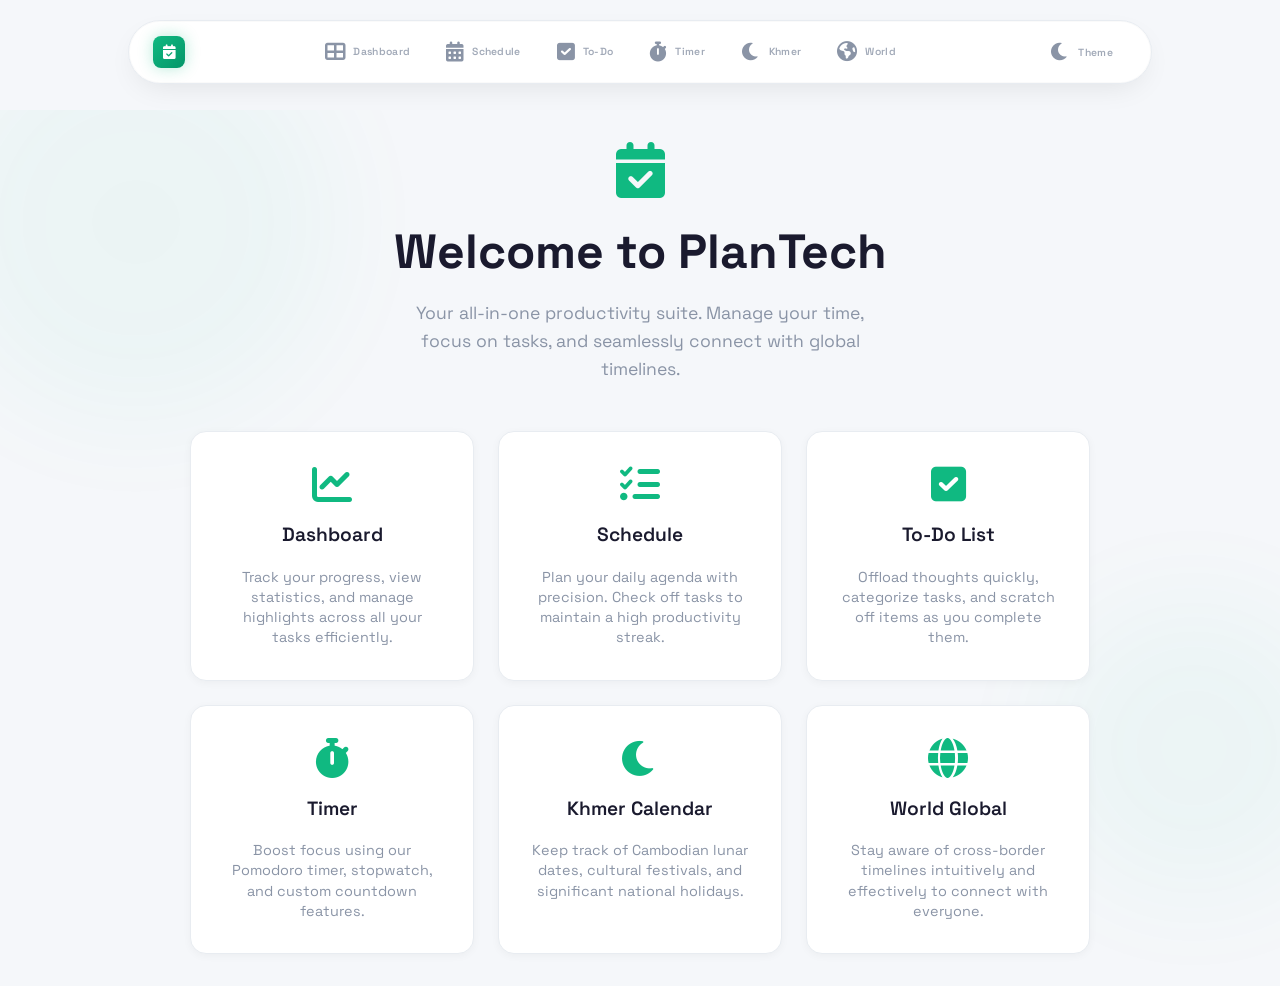
<file: index.html>
<!DOCTYPE html>
<html lang="en">
<head>
    <meta charset="UTF-8">
    <meta name="viewport" content="width=device-width, initial-scale=1.0">
    <title>Welcome - PlanTech</title>
    <link rel="icon" href="https://i.pinimg.com/736x/55/1e/94/551e94ae8845df9d455f221c07421dcd.jpg">
    <link rel="stylesheet" href="https://cdnjs.cloudflare.com/ajax/libs/font-awesome/6.0.0-beta3/css/all.min.css">
    <link rel="stylesheet" href="css/style.css">
    <style>
        /* Homepage specific styles that perfectly blend with the theme */
        .home-container {
            display: flex;
            flex-direction: column;
            align-items: center;
            justify-content: center;
            min-height: calc(100vh - 40px);
            padding: 2rem;
            position: relative;
            overflow: hidden;
        }

        .welcome-header {
            text-align: center;
            margin-bottom: 3rem;
            animation: fadeInDown 0.8s ease-out;
            z-index: 10;
        }

        .welcome-header .logo-icon {
            font-size: 3.5rem;
            color: var(--primary-color);
            margin-bottom: 1rem;
            display: inline-block;
            animation: pulseSoft 3s infinite;
        }

        .welcome-header h1 {
            font-size: 3rem;
            color: var(--text-color);
            margin-bottom: 0.5rem;
        }

        .welcome-header p {
            color: var(--accent-color);
            font-size: 1.1rem;
            max-width: 500px;
            margin: 0 auto;
        }

        .apps-grid {
            display: grid;
            grid-template-columns: repeat(auto-fit, minmax(240px, 1fr));
            gap: 1.5rem;
            width: 100%;
            max-width: 900px;
            z-index: 10;
        }

        .app-card {
            background: var(--card-bg-color);
            border: 1px solid var(--border-color);
            border-radius: var(--radius-lg);
            padding: 2rem;
            text-align: center;
            text-decoration: none;
            color: var(--text-color);
            transition: all var(--transition-speed) ease;
            position: relative;
            overflow: hidden;
            display: flex;
            flex-direction: column;
            align-items: center;
            gap: 1rem;
            animation: fadeInUp 0.8s ease-out backwards;
            box-shadow: var(--shadow);
        }

        .app-card:nth-child(1) { animation-delay: 0.1s; }
        .app-card:nth-child(2) { animation-delay: 0.2s; }
        .app-card:nth-child(3) { animation-delay: 0.3s; }
        .app-card:nth-child(4) { animation-delay: 0.4s; }
        .app-card:nth-child(5) { animation-delay: 0.5s; }

        .app-card i {
            font-size: 2.5rem;
            color: var(--primary-color);
            transition: transform var(--transition-speed);
        }

        .app-card h3 {
            font-size: 1.2rem;
            font-weight: 600;
            margin: 0;
            color: var(--text-color);
        }

        .app-card p {
            font-size: 0.9rem;
            color: var(--accent-color);
            margin: 0;
            line-height: 1.4;
        }

        .app-card:hover {
            transform: translateY(-8px);
            border-color: var(--primary-color);
            box-shadow: var(--shadow-hover);
            background: var(--current-highlight);
        }

        .app-card:hover i {
            transform: scale(1.15) rotate(5deg);
        }

        /* Abstract ambient background shapes */
        .bg-shape {
            position: absolute;
            border-radius: 50%;
            background: var(--primary-color);
            opacity: 0.04;
            z-index: 1;
            filter: blur(60px);
            animation: floatShape 20s infinite alternate ease-in-out;
            pointer-events: none;
        }

        .shape-1 {
            width: 400px;
            height: 400px;
            top: -10%;
            left: -5%;
        }

        .shape-2 {
            width: 300px;
            height: 300px;
            bottom: 10%;
            right: -5%;
            animation-duration: 25s;
            animation-delay: -5s;
        }

        /* Animations */
        @keyframes fadeInDown {
            from { opacity: 0; transform: translateY(-20px); }
            to { opacity: 1; transform: translateY(0); }
        }

        @keyframes fadeInUp {
            from { opacity: 0; transform: translateY(20px); }
            to { opacity: 1; transform: translateY(0); }
        }

        @keyframes pulseSoft {
            0% { transform: scale(1); opacity: 0.9; }
            50% { transform: scale(1.05); opacity: 1; text-shadow: 0 0 20px var(--primary-hover); }
            100% { transform: scale(1); opacity: 0.9; }
        }

        @keyframes floatShape {
            0% { transform: translate(0, 0) scale(1); }
            100% { transform: translate(30px, -50px) scale(1.1); }
        }
    </style>
    <script src="js/theme-sync.js"></script>
</head>
<body>
    <!-- Sidebar -->
    <aside class="sidebar">
        <a href="pages/homepage.html" class="sidebar-logo" style="text-decoration: none; color: inherit; display: flex; align-items: center; justify-content: center;">
            <i class="fas fa-calendar-check"></i>
        </a>
        <nav class="sidebar-nav">
            <a href="pages/dashboard.html" class="sidebar-tab" title="Dashboard">
                <i class="fas fa-th-large"></i>
                <span>Dashboard</span>
            </a>
            <a href="pages/schedule.html" class="sidebar-tab" title="Schedule">
                <i class="fas fa-calendar-alt"></i>
                <span>Schedule</span>
            </a>
            <a href="pages/todo.html" class="sidebar-tab" title="To-Do List">
                <i class="fas fa-check-square"></i>
                <span>To-Do</span>
            </a>
            <a href="pages/timer.html" class="sidebar-tab" title="Timer">
                <i class="fas fa-stopwatch"></i>
                <span>Timer</span>
            </a>
            <a href="pages/khmer_calendar.html" class="sidebar-tab" title="Khmer Calendar">
                <i class="fas fa-moon"></i>
                <span>Khmer</span>
            </a>
            <a href="pages/world_calendar.html" class="sidebar-tab" title="World Calendar">
                <i class="fas fa-globe-americas"></i>
                <span>World</span>
            </a>
        </nav>
        <div class="sidebar-bottom">
            <button id="dark-mode-toggle" class="sidebar-tab" title="Toggle Theme" onclick="toggleTheme()">
                <i class="fas fa-moon"></i>
                <span class="nav-text">Theme</span>
            </button>
            <a href="#" class="sidebar-tab" title="Settings" style="display: none;">
                <i class="fas fa-cog"></i>
                <span class="nav-text">Config</span>
            </a>
        </div>
    </aside>

    <!-- Main Content -->
    <div class="main-wrapper">
        <div class="home-container">
            <!-- Background Decorations -->
            <div class="bg-shape shape-1"></div>
            <div class="bg-shape shape-2"></div>

            <div class="welcome-header">
                <i class="fas fa-calendar-check logo-icon"></i>
                <h1>Welcome to PlanTech</h1>
                <p>Your all-in-one productivity suite. Manage your time, focus on tasks, and seamlessly connect with global timelines.</p>
            </div>

            <div class="apps-grid">
                <a href="pages/dashboard.html" class="app-card">
                    <i class="fas fa-chart-line"></i>
                    <h3>Dashboard</h3>
                    <p>Track your progress, view statistics, and manage highlights across all your tasks efficiently.</p>
                </a>
                
                <a href="pages/schedule.html" class="app-card">
                    <i class="fas fa-tasks"></i>
                    <h3>Schedule</h3>
                    <p>Plan your daily agenda with precision. Check off tasks to maintain a high productivity streak.</p>
                </a>
                
                <a href="pages/todo.html" class="app-card">
                    <i class="fas fa-check-square"></i>
                    <h3>To-Do List</h3>
                    <p>Offload thoughts quickly, categorize tasks, and scratch off items as you complete them.</p>
                </a>
                
                <a href="pages/timer.html" class="app-card">
                    <i class="fas fa-stopwatch"></i>
                    <h3>Timer</h3>
                    <p>Boost focus using our Pomodoro timer, stopwatch, and custom countdown features.</p>
                </a>
                
                <a href="pages/khmer_calendar.html" class="app-card">
                    <i class="fas fa-moon"></i>
                    <h3>Khmer Calendar</h3>
                    <p>Keep track of Cambodian lunar dates, cultural festivals, and significant national holidays.</p>
                </a>
                
                <a href="pages/world_calendar.html" class="app-card">
                    <i class="fas fa-globe"></i>
                    <h3>World Global</h3>
                    <p>Stay aware of cross-border timelines intuitively and effectively to connect with everyone.</p>
                </a>
            </div>
        </div>
    </div>

    <!-- Theme Handling Script -->
    <script>
        function updateThemeIcon(theme) {
            const icon = document.querySelector('#dark-mode-toggle i');
            if (icon) {
                icon.className = theme === 'dark' ? 'fas fa-sun' : 'fas fa-moon';
            }
        }

        // Check local storage for theme setup
        if (localStorage.getItem('theme') === 'dark') {
            document.documentElement.setAttribute('data-theme', 'dark');
            updateThemeIcon('dark');
        }
        
        let colorTheme = localStorage.getItem('colorTheme') || 'default';
        document.documentElement.setAttribute('data-color', colorTheme);

        window.addEventListener('storage', (e) => {
            if (e.key === 'theme') {
                if (e.newValue === 'dark') {
                    document.documentElement.setAttribute('data-theme', 'dark');
                    updateThemeIcon('dark');
                } else {
                    document.documentElement.removeAttribute('data-theme');
                    updateThemeIcon('light');
                }
            }
            if (e.key === 'colorTheme') {
                colorTheme = e.newValue || 'default';
                document.documentElement.setAttribute('data-color', colorTheme);
            }
        });

        function toggleTheme() {
            const isDark = document.documentElement.getAttribute('data-theme') === 'dark';
            if (isDark) {
                document.documentElement.removeAttribute('data-theme');
                updateThemeIcon('light');
                localStorage.setItem('theme', 'light');
            } else {
                document.documentElement.setAttribute('data-theme', 'dark');
                updateThemeIcon('dark');
                localStorage.setItem('theme', 'dark');
            }
        }
    </script>
</body>
</html>
</file>
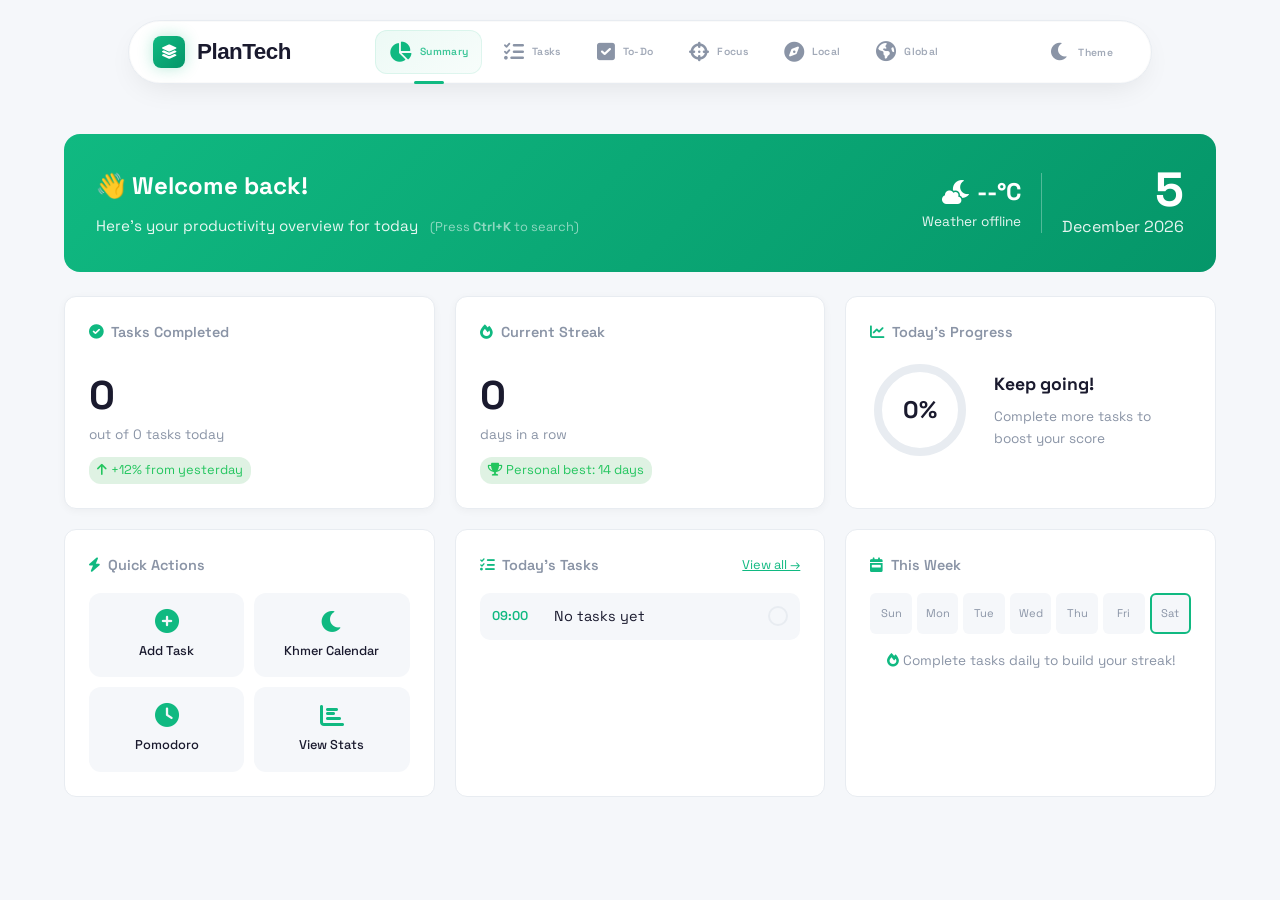
<file: pages/dashboard.html>
<!DOCTYPE html>
<html lang="en">
<head>
    <meta charset="UTF-8">
    <meta name="viewport" content="width=device-width, initial-scale=1.0">
    <title>Dashboard - UR-Schedule</title>
    <link rel="stylesheet" href="https://cdnjs.cloudflare.com/ajax/libs/font-awesome/6.0.0-beta3/css/all.min.css">
    <link rel="stylesheet" href="../css/style.css">
    <style>
        /* Dashboard Specific Styles */
        .dashboard-grid {
            display: grid;
            grid-template-columns: repeat(auto-fit, minmax(300px, 1fr));
            gap: 20px;
            margin-bottom: 20px;
        }

        .dashboard-card {
            background: var(--card-bg-color);
            border-radius: var(--radius-md);
            padding: 24px;
            border: 1px solid var(--border-color);
            transition: all 0.2s ease;
        }

        .dashboard-card:hover {
            border-color: var(--primary-color);
            box-shadow: var(--shadow-hover);
        }

        .card-header {
            display: flex;
            align-items: center;
            justify-content: space-between;
            margin-bottom: 1rem;
        }

        .card-header h3 {
            font-size: 0.9rem;
            font-weight: 600;
            color: var(--accent-color);
            display: flex;
            align-items: center;
            gap: 8px;
        }

        .card-header i {
            color: var(--primary-color);
        }

        /* Stat Cards */
        .stat-card .stat-value {
            font-size: 2.5rem;
            font-weight: 700;
            color: var(--text-color);
            line-height: 1;
        }

        .stat-card .stat-label {
            font-size: 0.85rem;
            color: var(--accent-color);
            margin-top: 0.5rem;
        }

        .stat-card .stat-change {
            display: inline-flex;
            align-items: center;
            gap: 4px;
            font-size: 0.8rem;
            padding: 3px 8px;
            border-radius: 12px;
            margin-top: 0.75rem;
        }

        .stat-change.positive {
            background: rgba(40, 167, 69, 0.15);
            color: var(--success-color);
        }

        .stat-change.negative {
            background: rgba(220, 53, 69, 0.15);
            color: var(--danger-color);
        }

        /* Progress Ring */
        .progress-ring-container {
            display: flex;
            align-items: center;
            gap: 1.5rem;
        }

        .progress-ring {
            position: relative;
            width: 100px;
            height: 100px;
        }

        .progress-ring svg {
            transform: rotate(-90deg);
        }

        .progress-ring circle {
            fill: none;
            stroke-width: 8;
        }

        .progress-ring .bg {
            stroke: var(--border-color);
        }

        .progress-ring .progress {
            stroke: var(--primary-color);
            stroke-linecap: round;
            transition: stroke-dashoffset 0.5s ease;
        }

        .progress-ring .percentage {
            position: absolute;
            top: 50%;
            left: 50%;
            transform: translate(-50%, -50%);
            font-size: 1.5rem;
            font-weight: 700;
        }

        .progress-details {
            flex: 1;
        }

        .progress-details h4 {
            font-size: 1.1rem;
            margin-bottom: 0.5rem;
        }

        .progress-details p {
            font-size: 0.85rem;
            color: var(--accent-color);
        }

        /* Quick Actions */
        .quick-actions {
            display: grid;
            grid-template-columns: repeat(2, 1fr);
            gap: 10px;
        }

        .quick-action-btn {
            display: flex;
            flex-direction: column;
            align-items: center;
            gap: 8px;
            padding: 1rem;
            background: var(--bg-color);
            border: none;
            border-radius: 12px;
            color: var(--text-color);
            cursor: pointer;
            transition: all 0.2s;
            text-decoration: none;
        }

        .quick-action-btn:hover {
            background: var(--current-highlight);
            transform: scale(1.02);
        }

        .quick-action-btn i {
            font-size: 1.5rem;
            color: var(--primary-color);
        }

        .quick-action-btn span {
            font-size: 0.8rem;
            font-weight: 500;
        }

        /* Today's Tasks */
        .task-list {
            display: flex;
            flex-direction: column;
            gap: 10px;
            max-height: 300px;
            overflow-y: auto;
        }

        .task-item {
            display: flex;
            align-items: center;
            gap: 12px;
            padding: 12px;
            background: var(--bg-color);
            border-radius: 10px;
            transition: all 0.2s;
        }

        .task-item:hover {
            background: var(--current-highlight);
        }

        .task-time {
            font-size: 0.8rem;
            font-weight: 600;
            color: var(--primary-color);
            min-width: 50px;
        }

        .task-name {
            flex: 1;
            font-size: 0.9rem;
        }

        .task-status {
            width: 20px;
            height: 20px;
            border-radius: 50%;
            border: 2px solid var(--border-color);
            display: flex;
            align-items: center;
            justify-content: center;
        }

        .task-status.completed {
            background: var(--success-color);
            border-color: var(--success-color);
            color: white;
            font-size: 0.7rem;
        }

        /* Streak Calendar */
        .streak-calendar {
            display: grid;
            grid-template-columns: repeat(7, 1fr);
            gap: 5px;
        }

        .streak-day {
            aspect-ratio: 1;
            border-radius: 6px;
            background: var(--bg-color);
            display: flex;
            align-items: center;
            justify-content: center;
            font-size: 0.7rem;
            color: var(--accent-color);
        }

        .streak-day.active {
            background: var(--primary-color);
            color: white;
        }

        .streak-day.today {
            border: 2px solid var(--primary-color);
        }

        /* Chart Container */
        .chart-container {
            height: 200px;
            position: relative;
        }

        /* Welcome Banner */
        .welcome-banner {
            background: linear-gradient(135deg, var(--primary-color), var(--primary-hover));
            border-radius: 16px;
            padding: 2rem;
            color: white;
            margin-bottom: 1.5rem;
            display: flex;
            justify-content: space-between;
            align-items: center;
        }

        .welcome-text h1 {
            font-size: 1.5rem;
            margin-bottom: 0.5rem;
        }

        .welcome-text p {
            opacity: 0.9;
            font-size: 0.95rem;
        }

        .welcome-date {
            text-align: right;
        }

        .welcome-date .day {
            font-size: 3rem;
            font-weight: 700;
            line-height: 1;
        }

        .welcome-date .month-year {
            font-size: 1rem;
            opacity: 0.9;
        }

        /* Page Title Bar */
        .page-title-bar {
            background: var(--card-bg-color);
            border-bottom: 1px solid var(--border-color);
            padding: 15px 0;
        }

        .page-title {
            display: flex;
            align-items: center;
            gap: 12px;
            font-size: 1.3rem;
            font-weight: 600;
        }

        .page-title i {
            color: var(--primary-color);
        }

        /* Responsive */
        @media (max-width: 768px) {
            .welcome-banner {
                flex-direction: column;
                text-align: center;
                gap: 1rem;
            }

            .welcome-date {
                text-align: center;
            }

            .dashboard-grid {
                grid-template-columns: 1fr;
            }
        }
    </style>
    <script src="../js/theme-sync.js"></script>
</head>
<body>

    <!-- Mobile Sidebar Toggle Button -->
    

    <!-- Left Sidebar -->
    <aside class="sidebar" id="sidebar">
        <a href="homepage.html" class="sidebar-logo" title="Back to Home">
            <i><div class="fas fa-layer-group"></div></i>
            PlanTech
        </a>
        <nav class="sidebar-nav">
            <a href="dashboard.html" class="sidebar-tab active" title="Overview Dashboard">
                <i class="fas fa-chart-pie"></i>
                <span>Summary</span>
            </a>
            <a href="schedule.html" class="sidebar-tab" title="Task Manager">
                <i class="fas fa-list-check"></i>
                <span>Tasks</span>
            </a>
            <a href="todo.html" class="sidebar-tab" title="To-Do List">
                <i class="fas fa-check-square"></i>
                <span>To-Do</span>
            </a>
            <a href="timer.html" class="sidebar-tab" title="Focus Timer">
                <i class="fas fa-crosshairs"></i>
                <span>Focus</span>
            </a>
            <a href="khmer_calendar.html" class="sidebar-tab" title="Local Calendar">
                <i class="fas fa-compass"></i>
                <span>Local</span>
            </a>
            <a href="world_calendar.html" class="sidebar-tab" title="Global Time">
                <i class="fas fa-globe-americas"></i>
                <span>Global</span>
            </a>
        </nav>
        <div class="sidebar-bottom">
            <button id="dark-mode-toggle" class="sidebar-tab" title="Toggle Theme">
                <i class="fas fa-moon"></i>
                <span>Theme</span>
            </button>
            <a href="#" class="sidebar-tab" title="Settings" style="display: none;">
                <i class="fas fa-cog"></i>
                <span>Config</span>
            </a>
        </div>
    </aside>

    <!-- Main Content -->
    <div class="main-wrapper">
        <main style="padding: 1.5rem 0;">
            <div class="container">
                <!-- Welcome Banner -->
                <div class="welcome-banner">
                    <div class="welcome-text">
                        <h1 id="greeting-title">👋 Welcome back!</h1>
                        <p>Here's your productivity overview for today <span style="opacity: 0.6; font-size: 0.8rem; margin-left: 8px;">(Press <b>Ctrl+K</b> to search)</span></p>
                    </div>
                    <div style="display: flex; gap: 20px; align-items: center;">
                        <div class="weather-widget" id="weather-widget" style="text-align: right; border-right: 1px solid rgba(255,255,255,0.3); padding-right: 20px;">
                            <div style="font-size: 1.5rem; font-weight: 700; display: flex; align-items: center; justify-content: flex-end; gap: 8px;">
                                <i class="fas fa-spinner fa-spin" id="weather-icon"></i> <span id="weather-temp">--°C</span>
                            </div>
                            <div style="font-size: 0.85rem; opacity: 0.9;" id="weather-desc">Locating...</div>
                        </div>
                        <div class="welcome-date">
                            <div class="day" id="today-day">...</div>
                            <div class="month-year" id="today-month-year">...</div>
                        </div>
                    </div>
                </div>

                <!-- Daily Inspiration Widget -->
                <!-- <div class="dashboard-card" style="margin-bottom: 1.5rem; text-align: center; border-left: 4px solid var(--primary-color); display: flex; flex-direction: column; align-items: center; justify-content: center; gap: 8px;">
                    <div id="daily-quote-text" style="font-size: 1.15rem; font-style: italic; color: var(--text-color);">
                        "Productivity is never an accident. It is always the result of a commitment to excellence, intelligent planning, and focused effort."
                    </div>
                    <div id="daily-quote-author" style="font-size: 0.85rem; color: var(--accent-color); font-weight: 600; letter-spacing: 1px; text-transform: uppercase;">
                        — PAUL J. MEYER
                    </div>
                </div> -->

                <!-- Stats Row -->
                <div class="dashboard-grid">
                    <!-- Tasks Completed -->
                    <div class="dashboard-card stat-card">
                        <div class="card-header">
                            <h3><i class="fas fa-check-circle"></i> Tasks Completed</h3>
                        </div>
                        <div class="stat-value" id="stat-completed">0</div>
                        <div class="stat-label">out of <span id="stat-total">0</span> tasks today</div>
                        <div class="stat-change positive">
                            <i class="fas fa-arrow-up"></i> +12% from yesterday
                        </div>
                    </div>

                    <!-- Current Streak -->
                    <div class="dashboard-card stat-card">
                        <div class="card-header">
                            <h3><i class="fas fa-fire"></i> Current Streak</h3>
                        </div>
                        <div class="stat-value" id="stat-streak">0</div>
                        <div class="stat-label">days in a row</div>
                        <div class="stat-change positive">
                            <i class="fas fa-trophy"></i> Personal best: 14 days
                        </div>
                    </div>

                    <!-- Productivity Score -->
                    <div class="dashboard-card">
                        <div class="card-header">
                            <h3><i class="fas fa-chart-line"></i> Today's Progress</h3>
                        </div>
                        <div class="progress-ring-container">
                            <div class="progress-ring">
                                <svg width="100" height="100">
                                    <circle class="bg" cx="50" cy="50" r="42"></circle>
                                    <circle class="progress" cx="50" cy="50" r="42" 
                                        stroke-dasharray="264" 
                                        stroke-dashoffset="264" 
                                        id="progress-circle"></circle>
                                </svg>
                                <span class="percentage" id="progress-percent">0%</span>
                            </div>
                            <div class="progress-details">
                                <h4>Keep going!</h4>
                                <p>Complete more tasks to boost your score</p>
                            </div>
                        </div>
                    </div>
                </div>

                <!-- Second Row -->
                <div class="dashboard-grid">
                    <!-- Quick Actions -->
                    <div class="dashboard-card">
                        <div class="card-header">
                            <h3><i class="fas fa-bolt"></i> Quick Actions</h3>
                        </div>
                        <div class="quick-actions">
                            <a href="schedule.html" class="quick-action-btn">
                                <i class="fas fa-plus-circle"></i>
                                <span>Add Task</span>
                            </a>
                            <a href="khmer_calendar.html" class="quick-action-btn">
                                <i class="fas fa-moon"></i>
                                <span>Khmer Calendar</span>
                            </a>
                            <a href="../index.html#pomodoro" class="quick-action-btn">
                                <i class="fas fa-clock"></i>
                                <span>Pomodoro</span>
                            </a>
                            <a href="schedule.html" class="quick-action-btn">
                                <i class="fas fa-chart-bar"></i>
                                <span>View Stats</span>
                            </a>
                        </div>
                    </div>

                    <!-- Today's Tasks -->
                    <div class="dashboard-card">
                        <div class="card-header">
                            <h3><i class="fas fa-list-check"></i> Today's Tasks</h3>
                            <a href="schedule.html" style="color: var(--primary-color); font-size: 0.8rem;">View all →</a>
                        </div>
                        <div class="task-list" id="task-list">
                            <div class="task-item">
                                <span class="task-time">09:00</span>
                                <span class="task-name">No tasks yet</span>
                                <span class="task-status"></span>
                            </div>
                        </div>
                    </div>

                    <!-- Weekly Streak -->
                    <div class="dashboard-card">
                        <div class="card-header">
                            <h3><i class="fas fa-calendar-week"></i> This Week</h3>
                        </div>
                        <div class="streak-calendar" id="streak-calendar">
                            <!-- Generated by JS -->
                        </div>
                        <p style="text-align: center; margin-top: 1rem; font-size: 0.85rem; color: var(--accent-color);">
                            <i class="fas fa-fire" style="color: var(--primary-color);"></i>
                            Complete tasks daily to build your streak!
                        </p>
                    </div>
                </div>
            </div>
        </main>
    </div>

    <script>
                // Sidebar toggle for mobile
                const sidebar = document.getElementById('sidebar');
                const sidebarToggle = document.getElementById('sidebar-toggle');
                function toggleSidebar() {
                    sidebar.classList.toggle('sidebar-open');
                }
                if (sidebarToggle) {
                    sidebarToggle.addEventListener('click', toggleSidebar);
                }
                // Close sidebar when clicking outside on mobile
                document.addEventListener('click', function(e) {
                    if (window.innerWidth <= 900 && sidebar.classList.contains('sidebar-open')) {
                        if (!sidebar.contains(e.target) && e.target !== sidebarToggle) {
                            sidebar.classList.remove('sidebar-open');
                        }
                    }
                });
        document.addEventListener('DOMContentLoaded', () => {
            // Theme management
            const darkModeToggle = document.getElementById('dark-mode-toggle');
            let isDarkMode = localStorage.getItem('theme') === 'dark';

            function applyTheme(theme) {
                if (theme === 'dark') {
                    document.documentElement.setAttribute('data-theme', 'dark');
                } else {
                    document.documentElement.removeAttribute('data-theme');
                }
                localStorage.setItem('theme', theme);
                isDarkMode = theme === 'dark';
                if (darkModeToggle) {
                    const icon = darkModeToggle.querySelector('i');
                    if (icon) {
                        icon.className = isDarkMode ? 'fas fa-sun' : 'fas fa-moon';
                    }
                }
            }

            applyTheme(isDarkMode ? 'dark' : 'light');

            if (darkModeToggle) {
                darkModeToggle.addEventListener('click', () => {
                    applyTheme(isDarkMode ? 'light' : 'dark');
                });
            }

            // Apply color theme and listen for changes from other tabs
            let colorTheme = localStorage.getItem('colorTheme') || 'default';
            document.documentElement.setAttribute('data-color', colorTheme);

            window.addEventListener('storage', (e) => {
                if (e.key === 'theme') {
                    applyTheme(e.newValue || 'light');
                }
                if (e.key === 'colorTheme') {
                    colorTheme = e.newValue || 'default';
                    document.documentElement.setAttribute('data-color', colorTheme);
                }
            });

            // Update today's date
            const today = new Date();
            document.getElementById('today-day').textContent = today.getDate();
            document.getElementById('today-month-year').textContent = today.toLocaleDateString('en-US', { month: 'long', year: 'numeric' });

            // Get schedule data from localStorage
            const getDateKey = (date = new Date()) => {
                return `${date.getFullYear()}-${String(date.getMonth() + 1).padStart(2, '0')}-${String(date.getDate()).padStart(2, '0')}`;
            };

            const getAllSchedules = () => {
                return JSON.parse(localStorage.getItem('allSchedules')) || {};
            };

            const getSchedule = (dateKey = getDateKey()) => {
                const allSchedules = getAllSchedules();
                return allSchedules[dateKey] || {};
            };

            // Update stats
            const schedule = getSchedule();
            const tasks = Object.values(schedule).filter(t => t && t.task);
            const completed = tasks.filter(t => t.completed).length;
            const total = tasks.length;
            const percentage = total > 0 ? Math.round((completed / total) * 100) : 0;

            document.getElementById('stat-completed').textContent = completed;
            document.getElementById('stat-total').textContent = total;
            document.getElementById('progress-percent').textContent = percentage + '%';

            // Update progress ring
            const progressCircle = document.getElementById('progress-circle');
            const circumference = 264; // 2 * PI * 42
            const offset = circumference - (percentage / 100 * circumference);
            progressCircle.style.strokeDashoffset = offset;

            // Get streak
            const streak = parseInt(localStorage.getItem('streak')) || 0;
            document.getElementById('stat-streak').textContent = streak;

            // Render today's tasks
            const taskList = document.getElementById('task-list');
            if (tasks.length > 0) {
                taskList.innerHTML = '';
                Object.entries(schedule)
                    .filter(([_, task]) => task && task.task)
                    .sort(([a], [b]) => parseInt(a) - parseInt(b))
                    .slice(0, 5)
                    .forEach(([hour, task]) => {
                        const item = document.createElement('div');
                        item.className = 'task-item';
                        item.innerHTML = `
                            <span class="task-time">${String(hour).padStart(2, '0')}:00</span>
                            <span class="task-name">${task.task}</span>
                            <span class="task-status ${task.completed ? 'completed' : ''}">
                                ${task.completed ? '<i class="fas fa-check"></i>' : ''}
                            </span>
                        `;
                        taskList.appendChild(item);
                    });
            }

            // Render streak calendar (last 7 days)
            const streakCalendar = document.getElementById('streak-calendar');
            const weekDays = ['Sun', 'Mon', 'Tue', 'Wed', 'Thu', 'Fri', 'Sat'];
            const allSchedules = getAllSchedules();

            for (let i = 6; i >= 0; i--) {
                const date = new Date();
                date.setDate(date.getDate() - i);
                const dateKey = getDateKey(date);
                const daySchedule = allSchedules[dateKey] || {};
                const dayTasks = Object.values(daySchedule).filter(t => t && t.task);
                const hasCompleted = dayTasks.some(t => t.completed);

                const dayEl = document.createElement('div');
                dayEl.className = 'streak-day';
                if (hasCompleted) dayEl.classList.add('active');
                if (i === 0) dayEl.classList.add('today');
                dayEl.textContent = weekDays[date.getDay()];
                dayEl.title = date.toLocaleDateString();
                streakCalendar.appendChild(dayEl);
            }

            // Weather Widget Fetching
            async function fetchWeather(lat = 11.5621, lon = 104.8885, city = "Phnom Penh") {
                const tempEl = document.getElementById('weather-temp');
                const descEl = document.getElementById('weather-desc');
                const iconEl = document.getElementById('weather-icon');
                
                try {
                    // Fetch weather from Open-Meteo (Free, No API Key needed)
                    const response = await fetch(`https://api.open-meteo.com/v1/forecast?latitude=${lat}&longitude=${lon}&current_weather=true`);
                    const data = await response.json();
                    
                    if (data && data.current_weather) {
                        const temp = Math.round(data.current_weather.temperature);
                        const code = data.current_weather.weathercode;
                        
                        tempEl.textContent = `${temp}°C`;
                        descEl.textContent = city;
                        
                        // Set Icon based on WMO Code
                        iconEl.className = 'fas';
                        if (code === 0) iconEl.classList.add('fa-sun');
                        else if (code >= 1 && code <= 3) iconEl.classList.add('fa-cloud-sun');
                        else if (code >= 45 && code <= 48) iconEl.classList.add('fa-smog');
                        else if (code >= 51 && code <= 67) iconEl.classList.add('fa-cloud-rain');
                        else if (code >= 71 && code <= 86) iconEl.classList.add('fa-snowflake');
                        else if (code >= 95) iconEl.classList.add('fa-bolt');
                        else iconEl.classList.add('fa-cloud');
                    } else {
                        descEl.textContent = 'Weather unavailable';
                        iconEl.className = 'fas fa-exclamation-triangle';
                    }
                } catch (error) {
                    descEl.textContent = 'Weather offline';
                    iconEl.className = 'fas fa-cloud-moon';
                }
            }

            if ('geolocation' in navigator) {
                navigator.geolocation.getCurrentPosition(async position => {
                    const lat = position.coords.latitude;
                    const lon = position.coords.longitude;
                    try {
                        const geoResp = await fetch(`https://nominatim.openstreetmap.org/reverse?format=json&lat=${lat}&lon=${lon}`);
                        const geoData = await geoResp.json();
                        const city = geoData.address.city || geoData.address.town || geoData.address.village || 'Local';
                        fetchWeather(lat, lon, city);
                    } catch {
                        fetchWeather(lat, lon, 'Local');
                    }
                }, () => fetchWeather()); // Fallback to default
            } else {
                fetchWeather(); // Fallback to default
            }
      });
    </script>
</body>
</html>
</file>
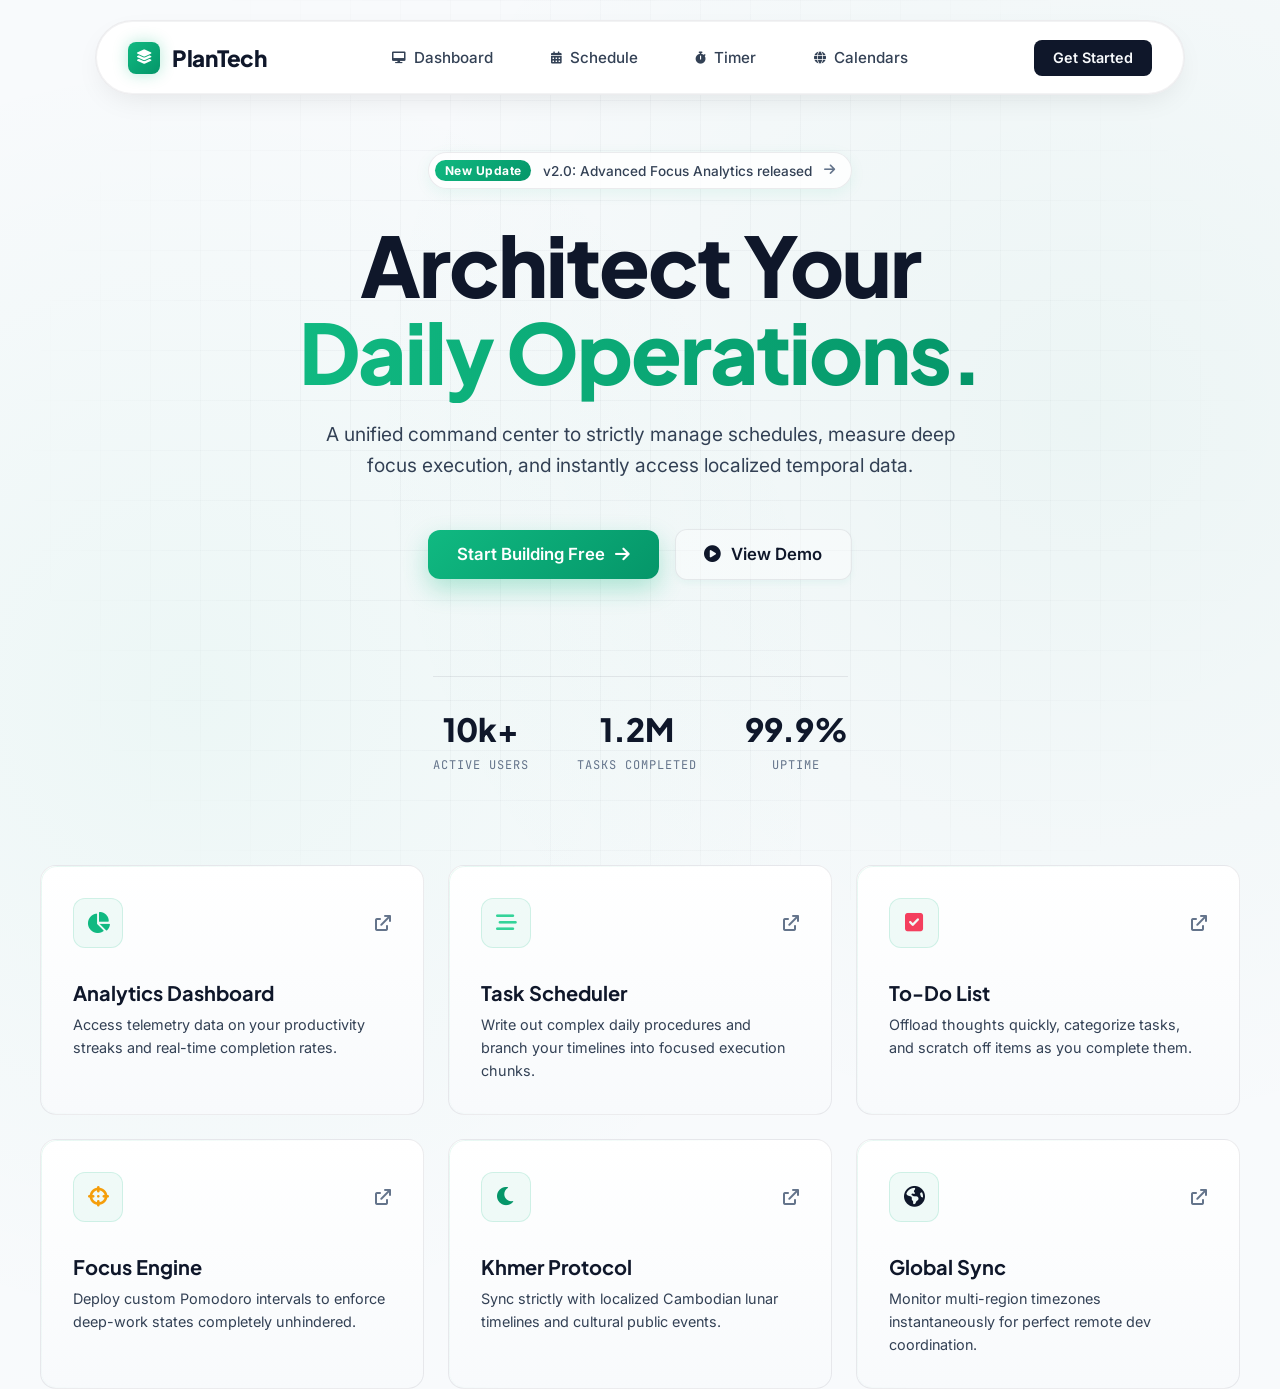
<file: pages/homepage.html>
<!DOCTYPE html>
<html lang="en">
<head>
    <meta charset="UTF-8">
    <meta name="viewport" content="width=device-width, initial-scale=1.0">
    <title>PlanTech | Master Your Workflow</title>
    <link rel="icon" href="https://i.pinimg.com/736x/55/1e/94/551e94ae8845df9d455f221c07421dcd.jpg">
    <!-- Modern Fonts -->
    <link href="https://fonts.googleapis.com/css2?family=Inter:wght@300;400;500;600&family=Plus+Jakarta+Sans:wght@500;700;800&family=JetBrains+Mono:wght@400;500&display=swap" rel="stylesheet">
    <link rel="stylesheet" href="https://cdnjs.cloudflare.com/ajax/libs/font-awesome/6.0.0-beta3/css/all.min.css">
    <style>
        :root {
            /* Emerald & Ivory Productivity Theme */
            --bg-base: #f8fafc;
            --bg-surface: rgba(255, 255, 255, 0.9);
            --bg-nav: rgba(255, 255, 255, 0.95);
            
            /* Primary glow accents (Greens) */
            --accent-cyan: #34d399; /* Light Mint */
            --accent-blue: #10b981; /* Emerald */
            --accent-purple: #059669; /* Deep Green */
            
            --text-high: #0f172a;
            --text-med: #334155;
            --text-low: #64748b;
            
            --border: rgba(15, 23, 42, 0.08);
            --border-hover: rgba(15, 23, 42, 0.18);
        }
        
        [data-theme="dark"] {
            --bg-base: #0f0f12;
            --bg-surface: rgba(26, 26, 34, 0.9);
            --bg-nav: rgba(20, 20, 28, 0.95);
            
            --text-high: #f0f0f5;
            --text-med: #a1a1aa;
            --text-low: #6b7280;
            
            --border: rgba(255, 255, 255, 0.08);
            --border-hover: rgba(255, 255, 255, 0.18);
        }

        /* Sync with Dashboard Colors */
        [data-color="green"] {
            --acn: #4ade80;
            --accent-blue: #22c55e;
            --accent-purple: #16a34a;
        }

        [data-color="purple"] {
            --accent-cyan: #a78bfa;
            --accent-blue: #8b5cf6;
            --accent-purple: #7c3aed;
        }

        [data-color="orange"] {
            --accent-cyan: #fb923c;
            --accent-blue: #f97316;
            --accent-purple: #ea580c;
        }

        [data-color="pink"] {
            --accent-cyan: #f472b6;
            --accent-blue: #ec4899;
            --accent-purple: #db2777;
        }

        [data-color="default"] {
            --accent-cyan: #818cf8;
            --accent-blue: #4f6ef7;
            --accent-purple: #4338ca;
        }

        body {
            margin: 0;
            padding: 0;
            font-family: 'Inter', sans-serif;
            background-color: var(--bg-base);
            color: var(--text-high);
            overflow-x: hidden;
            background-image: 
                radial-gradient(circle at 15% 50%, rgba(16, 185, 129, 0.05) 0%, transparent 50%),
                radial-gradient(circle at 85% 30%, rgba(5, 150, 105, 0.05) 0%, transparent 50%);
            min-height: 100vh;
            display: flex;
            flex-direction: column;
        }

        ::selection {
            background-color: var(--accent-purple);
            color: white;
        }

        /* Ambient Grid Background */
        .grid-bg {
            position: fixed;
            top: 0;
            left: 0;
            width: 100vw;
            height: 100vh;
            background-image: 
                linear-gradient(to right, rgba(15, 23, 42, 0.03) 1px, transparent 1px),
                linear-gradient(to bottom, rgba(15, 23, 42, 0.03) 1px, transparent 1px);
            background-size: 50px 50px;
            mask-image: radial-gradient(circle at center, black 40%, transparent 80%);
            -webkit-mask-image: radial-gradient(circle at center, black 40%, transparent 80%);
            z-index: -1;
            pointer-events: none;
        }

        /* --------------------------
           TOP NAVBAR
           -------------------------- */
        .navbar {
            display: flex;
            justify-content: space-between;
            align-items: center;
            padding: 0.8rem 2rem;
            position: fixed;
            top: 20px;
            left: 50%;
            transform: translateX(-50%);
            width: 80%;
            max-width: 1200px;
            z-index: 100;
            background: var(--bg-nav);
            backdrop-filter: blur(12px);
            border-radius: 100px;
            border: 1px solid var(--border);
            box-shadow: 0 10px 30px -10px rgba(0, 0, 0, 0.1), 0 0 0 1px rgba(15, 23, 42, 0.05) inset; /* subtle shadow */
        }

        .logo {            font-family: 'Plus Jakarta Sans', sans-serif;
            font-size: 1.4rem;
            font-weight: 800;
            color: var(--text-high);
            text-decoration: none;
            display: flex;
            align-items: center;
            gap: 12px;
            letter-spacing: -0.5px;
        }

        .logo-icon {
            background: linear-gradient(135deg, var(--accent-blue), var(--accent-purple));
            color: white;
            width: 32px;
            height: 32px;
            display: flex;
            align-items: center;
            justify-content: center;
            border-radius: 8px;
            font-size: 0.9rem;
            box-shadow: 0 0 15px rgba(16, 185, 129, 0.3);
        }

        .nav-links {
            display: flex;
            align-items: center;
            gap: 2rem;
            padding: 0.5rem 0rem;
        }

        .nav-links a {
            color: var(--text-med);
            text-decoration: none;
            font-size: 0.95rem;
            font-weight: 500;
            transition: all 0.3s ease;
            display: flex;
            align-items: center;
            gap: 8px;
            padding: 0.4rem 0.8rem;
            border-radius: 8px;
        }
        
        .nav-links a:hover {
            color: var(--text-high);
            background: rgba(16, 185, 129, 0.08); /* light green background on hover */
        }

        .nav-right {
            display: flex;
            align-items: center;
            gap: 1rem;
        }

        .login-btn {
            color: var(--text-med);
            text-decoration: none;
            font-size: 0.9rem;
            font-weight: 500;
        }

        .cta-btn {
            background: var(--text-high);
            color: var(--bg-base);
            padding: 0.6rem 1.2rem;
            border-radius: 8px;
            text-decoration: none;
            font-weight: 600;
            font-size: 0.9rem;
            transition: all 0.3s ease;
        }

        .cta-btn:hover {
            transform: translateY(-2px);
            background: var(--accent-blue);
            color: white;
            box-shadow: 0 10px 20px rgba(16, 185, 129, 0.25);
        }

        /* --------------------------
           MAIN HERO SECTION
           -------------------------- */
        .hero {
            position: relative;
            display: flex;
            flex-direction: column;
            align-items: center;
            justify-content: center;
            text-align: center;
            min-height: 85vh;
            padding: 0 5%;
            margin-top: 100px;
            z-index: 10;
        }

        .hero-badge {
            background: rgba(255, 255, 255, 0.8);
            border: 1px solid var(--border);
            padding: 0.4rem 0.6rem 0.4rem 0.4rem;
            border-radius: 100px;
            font-size: 0.85rem;
            color: var(--text-med);
            margin-bottom: 2rem;
            display: inline-flex;
            align-items: center;
            gap: 12px;
            box-shadow: 0 4px 15px rgba(16, 185, 129, 0.08); /* slight green shadow */

            cursor: pointer;
            transition: all 0.3s;
        }

        .hero-badge:hover {
            border-color: var(--accent-blue);
            transform: translateY(-2px);
            box-shadow: 0 6px 20px rgba(16, 185, 129, 0.15);
        }

        .badge-new {
            background: linear-gradient(135deg, var(--accent-blue), var(--accent-purple));
            color: white;
            padding: 0.2rem 0.6rem;
            border-radius: 100px;
            font-weight: 700;
            font-size: 0.75rem;
            letter-spacing: 0.5px;
        }

        .badge-text {
            font-weight: 500;
        }

        .hero-badge i {
            color: var(--text-low);
            font-size: 0.8rem;
            padding-right: 0.4rem;
        }

        .hero h1 {
            font-family: 'Plus Jakarta Sans', sans-serif;
            font-size: clamp(3.5rem, 6.5vw, 5.5rem);
            font-weight: 800;
            line-height: 1.05;
            margin: 0 0 1.5rem 0;
            letter-spacing: -2px;

        }

        .gradient-text {
            color: var(--text-high);
        }

        .accent-text {
            background: linear-gradient(to right, var(--accent-blue), var(--accent-purple));
            -webkit-background-clip: text;
            -webkit-text-fill-color: transparent;
        }

        .hero p {
            color: var(--text-med);
            font-size: clamp(1.1rem, 1.5vw, 1.3rem);
            line-height: 1.6;
            margin: 0 0 3rem 0;
            max-width: 650px;

        }

        /* --------------------------
           HERO ACTIONS (Buttons)
           -------------------------- */
        .hero-actions {
            display: flex;
            align-items: center;
            justify-content: center;
            gap: 1rem;

            margin-bottom: 2rem;
        }

        .btn-primary {
            background: linear-gradient(135deg, var(--accent-blue), var(--accent-purple));
            color: white;
            padding: 0.9rem 1.8rem;
            border-radius: 12px;
            text-decoration: none;
            font-weight: 600;
            font-size: 1.05rem;
            display: flex;
            align-items: center;
            gap: 10px;
            transition: all 0.3s ease;
            box-shadow: 0 10px 25px rgba(16, 185, 129, 0.3);
        }

        .btn-primary:hover {
            transform: translateY(-3px);
            box-shadow: 0 15px 35px rgba(5, 150, 105, 0.4);
        }

        .btn-secondary {
            background: rgba(255, 255, 255, 0.4);
            color: var(--text-high);
            border: 1px solid var(--border);
            padding: 0.9rem 1.8rem;
            border-radius: 12px;
            text-decoration: none;
            font-weight: 600;
            font-size: 1.05rem;
            display: flex;
            align-items: center;
            gap: 10px;
            transition: all 0.3s ease;
            box-shadow: 0 4px 6px rgba(16, 185, 129, 0.05); /* soft green hint */
        }

        .btn-secondary:hover {
            border-color: var(--border-hover);
            background: #ffffff;
            transform: translateY(-3px);
            box-shadow: 0 10px 20px rgba(16, 185, 129, 0.1);
        }

        /* --------------------------
           TERMINAL SEARCH BAR 
           -------------------------- */
        .terminal-bar {
            background: var(--bg-surface);
            border: 1px solid var(--border);
            padding: 0.6rem 0.6rem 0.6rem 1.5rem;
            border-radius: 12px;
            display: flex;
            align-items: center;
            gap: 15px;
            width: 100%;
            max-width: 550px;
            backdrop-filter: blur(10px);
            box-shadow: 0 10px 30px rgba(0,0,0,0.05);
            transition: all 0.3s;

        }
        
        .terminal-bar:focus-within {
            border-color: var(--border-hover);
            box-shadow: 0 10px 30px rgba(0,0,0,0.1), 0 0 0 1px var(--accent-purple) inset;
        }

        .terminal-bar i {
            color: var(--text-low);
            font-size: 1.1rem;
        }

        .terminal-bar input {
            background: transparent;
            border: none;
            color: var(--text-high);
            font-family: 'JetBrains Mono', monospace;
            font-size: 0.95rem;
            width: 100%;
            outline: none;
        }
        
        .terminal-bar input::placeholder {
            color: var(--text-low);
        }

        .run-btn {
            background: rgba(15,23,42,0.05);
            color: var(--text-med);
            border: none;
            padding: 0.6rem 1.2rem;
            border-radius: 8px;
            font-family: 'JetBrains Mono', monospace;
            font-size: 0.8rem;
            cursor: pointer;
            transition: all 0.2s;
            display: flex;
            align-items: center;
            gap: 6px;
        }

        .run-btn:hover {
            background: var(--accent-purple);
            color: white;
        }

        /* --------------------------
           METRICS HUD (Floating Stats)
           -------------------------- */
        .metrics-hud {
            display: flex;
            gap: 3rem;
            margin-top: 4rem;
            padding-top: 2rem;
            border-top: 1px solid rgba(15,23,42,0.08);

        }

        .metric {
            display: flex;
            flex-direction: column;
            align-items: center;
            gap: 0.5rem;
        }

        .metric-val {
            font-family: 'Plus Jakarta Sans', sans-serif;
            font-size: 2rem;
            font-weight: 800;
            color: var(--text-high);
        }

        .metric-label {
            font-family: 'JetBrains Mono', monospace;
            font-size: 0.75rem;
            color: var(--text-low);
            text-transform: uppercase;
            letter-spacing: 1px;
        }

        /* --------------------------
           GLASSMORPHISM MODULE GRID
           -------------------------- */
        .features-section {
            padding: 8rem 5% 4rem;
            position: relative;
            z-index: 10;
        }

        .section-header {
            text-align: center;
            margin-bottom: 4rem;

        }

        .section-header h2 {
            font-family: 'Plus Jakarta Sans', sans-serif;
            font-size: 2.5rem;
            font-weight: 800;
            color: var(--text-high);
            margin: 0 0 1rem 0;
            letter-spacing: -1px;
        }

        .section-header p {
            color: var(--text-med);
            font-size: 1.1rem;
            max-width: 600px;
            margin: 0 auto;
        }

        .workspace-grid {
            display: grid;
            grid-template-columns: repeat(auto-fill, minmax(320px, 1fr));
            gap: 1.5rem;
            max-width: 1200px;
            margin: 0 auto;
        }

        .app-card {
            background: linear-gradient(180deg, #ffffff 0%, #f8fafc 100%);
            border: 1px solid var(--border);
            border-radius: 16px;
            padding: 2rem;
            text-decoration: none;
            color: var(--text-high);
            transition: all 0.4s cubic-bezier(0.16, 1, 0.3, 1);
            backdrop-filter: blur(10px);
            display: flex;
            flex-direction: column;
            position: relative;
        }

        /* Animated border logic */
        .app-card::before {
            content: "";
            position: absolute;
            inset: 0;
            border-radius: 16px; 
            padding: 1px; 
            background: linear-gradient(135deg, rgba(16, 185, 129, 0.1), transparent 50%); 
            -webkit-mask: linear-gradient(#fff 0 0) content-box, linear-gradient(#fff 0 0);
            -webkit-mask-composite: xor;
            pointer-events: none;
        }

        .app-card:hover {
            transform: translateY(-8px);
            background: linear-gradient(180deg, #ffffff 0%, #f1f5f9 100%);
            box-shadow: 0 20px 40px rgba(16, 185, 129, 0.08); /* soft green shadow */
        }

        .app-card:hover::before {
            background: linear-gradient(135deg, var(--accent-cyan), var(--accent-purple));
        }

        .card-top {
            display: flex;
            justify-content: space-between;
            align-items: center;
            margin-bottom: 2rem;
        }

        .card-icon {
            width: 48px;
            height: 48px;
            border-radius: 12px;
            display: flex;
            align-items: center;
            justify-content: center;
            font-size: 1.3rem;
            background: rgba(16, 185, 129, 0.06); /* subtle green tint */
            border: 1px solid rgba(16, 185, 129, 0.15);
        }

        .app-card:nth-child(1) .card-icon { color: var(--accent-blue); }
        .app-card:nth-child(2) .card-icon { color: var(--accent-cyan); }
        .app-card:nth-child(3) .card-icon { color: #f43f5e; } /* soft red/rose */
        .app-card:nth-child(4) .card-icon { color: #f59e0b; } /* amber */
        .app-card:nth-child(5) .card-icon { color: var(--accent-purple); }

        .go-icon {
            color: var(--text-low);
            transition: color 0.3s, transform 0.3s;
        }

        .app-card:hover .go-icon {
            color: var(--accent-blue);
            transform: translate(4px, -4px);
        }

        .app-card h3 {
            font-family: 'Plus Jakarta Sans', sans-serif;
            margin: 0 0 0.5rem 0;
            font-size: 1.25rem;
            font-weight: 700;
        }

        .app-card p {
            margin: 0;
            color: var(--text-med);
            font-size: 0.9rem;
            line-height: 1.6;
        }

        /* Animations */
        @keyframes fadeInUp {
            from { opacity: 0; transform: translateY(20px); }
            to { opacity: 1; transform: translateY(0); }
        }
        @keyframes fadeInDown {
            from { opacity: 0; transform: translateY(-20px); }
            to { opacity: 1; transform: translateY(0); }
        }
        @keyframes pulse {
            0% { transform: scale(0.95); box-shadow: 0 0 0 0 rgba(6, 182, 212, 0.4); }
            70% { transform: scale(1); box-shadow: 0 0 0 6px rgba(6, 182, 212, 0); }
            100% { transform: scale(0.95); box-shadow: 0 0 0 0 rgba(6, 182, 212, 0); }
        }

        @media (max-width: 900px) {    
            .navbar { width: 90%; padding: 0.8rem 1.5rem; top: 15px; }
            .nav-links, .login-btn { display: none; }
            .hero h1 { font-size: 3rem; }
            .metrics-hud { gap: 1.5rem; flex-wrap: wrap; justify-content: center; }
            .hero-actions { flex-direction: column; }
            .btn-primary, .btn-secondary { width: 100%; justify-content: center; }
        }

        /* --------------------------
           FOOTER
           -------------------------- */
        .footer {
            margin-top: auto;
            border-top: 1px solid var(--border);
            padding: 3rem 5%;
            text-align: center;
            position: relative;
            z-index: 10;
        }

        .footer-content {
            max-width: 1200px;
            margin: 0 auto;
            display: flex;
            justify-content: space-between;
            align-items: center;
            flex-wrap: wrap;
            gap: 2rem;
        }

        .footer-logo {
            font-family: 'Plus Jakarta Sans', sans-serif;
            font-size: 1.2rem;
            font-weight: 800;
            color: var(--text-high);
            text-decoration: none;
            display: flex;
            align-items: center;
            gap: 10px;
        }

        .footer-logo i {
            color: var(--accent-blue);
        }

        .footer-links {
            display: flex;
            gap: 2rem;
        }

        .footer-links a {
            color: var(--text-med);
            text-decoration: none;
            font-size: 0.9rem;
            transition: color 0.2s;
        }

        .footer-links a:hover {
            color: var(--accent-blue);
        }

        .footer-bottom {
            margin-top: 2rem;
            color: var(--text-low);
            font-size: 0.85rem;
        }
    </style>
    <script src="../js/theme-sync.js"></script>
</head>
<body>

    <!-- grid background -->
    <div class="grid-bg"></div>

    <!-- Navigation -->
    <nav class="navbar">
        <a href="homepage.html" class="logo">
            <div class="logo-icon"><i class="fas fa-layer-group"></i></div>
            PlanTech
        </a>
        
        <div class="nav-links">
            <a href="dashboard.html"><i class="fas fa-desktop" style="font-size: 0.8em"></i> Dashboard</a>
            <a href="schedule.html"><i class="fas fa-calendar-alt" style="font-size: 0.8em"></i> Schedule</a>
            <a href="timer.html"><i class="fas fa-stopwatch" style="font-size: 0.8em"></i> Timer</a>
            <a href="khmer_calendar.html"><i class="fas fa-globe" style="font-size: 0.8em"></i> Calendars</a>
        </div>

        <div class="nav-right">
            <!-- <a href="#" class="login-btn">Log in</a> -->
            <a href="schedule.html" class="cta-btn">Get Started</a>
        </div>
    </nav>

    <!-- Main Hero -->
    <section class="hero">
        <div class="hero-badge">
            <span class="badge-new">New Update</span>
            <span class="badge-text">v2.0: Advanced Focus Analytics released</span>
            <i class="fas fa-arrow-right"></i>
        </div>
        
        <h1>
            <span class="gradient-text">Architect Your</span><br>
            <span class="accent-text">Daily Operations.</span>
        </h1>
        <p>A unified command center to strictly manage schedules, measure deep focus execution, and instantly access localized temporal data.</p>
        
        <div class="hero-actions">
            <a href="schedule.html" class="btn-primary">
                Start Building Free
                <i class="fas fa-arrow-right"></i>
            </a>
            <a href="dashboard.html" class="btn-secondary">
                <i class="fas fa-play-circle"></i>
                View Demo
            </a>
        </div>
        <div class="metrics-hud">
            <div class="metric">
                <span class="metric-val">10k+</span>
                <span class="metric-label">Active Users</span>
            </div>
            <div class="metric">
                <span class="metric-val">1.2M</span>
                <span class="metric-label">Tasks Completed</span>
            </div>
            <div class="metric">
                <span class="metric-val">99.9%</span>
                <span class="metric-label">Uptime</span>
            </div>
        </div>
        <br>
        <br>
    </section>

    <!-- App Modules Grid -->
    <section class="workspace-grid">
        <a href="dashboard.html" class="app-card">
            <div class="card-top">
                <div class="card-icon"><i class="fas fa-chart-pie"></i></div>
                <i class="fas fa-arrow-up-right-from-square go-icon"></i>
            </div>
            <h3>Analytics Dashboard</h3>
            <p>Access telemetry data on your productivity streaks and real-time completion rates.</p>
        </a>
        
        <a href="schedule.html" class="app-card">
            <div class="card-top">
                <div class="card-icon"><i class="fas fa-stream"></i></div>
                <i class="fas fa-arrow-up-right-from-square go-icon"></i>
            </div>
            <h3>Task Scheduler</h3>
            <p>Write out complex daily procedures and branch your timelines into focused execution chunks.</p>
        </a>

        <a href="todo.html" class="app-card">
            <div class="card-top">
                <div class="card-icon"><i class="fas fa-check-square"></i></div>
                <i class="fas fa-arrow-up-right-from-square go-icon"></i>
            </div>
            <h3>To-Do List</h3>
            <p>Offload thoughts quickly, categorize tasks, and scratch off items as you complete them.</p>
        </a>
        
        <a href="timer.html" class="app-card">
            <div class="card-top">
                <div class="card-icon"><i class="fas fa-crosshairs"></i></div>
                <i class="fas fa-arrow-up-right-from-square go-icon"></i>
            </div>
            <h3>Focus Engine</h3>
            <p>Deploy custom Pomodoro intervals to enforce deep-work states completely unhindered.</p>
        </a>
        
        <a href="khmer_calendar.html" class="app-card">
            <div class="card-top">
                <div class="card-icon"><i class="fas fa-moon"></i></div>
                <i class="fas fa-arrow-up-right-from-square go-icon"></i>
            </div>
            <h3>Khmer Protocol</h3>
            <p>Sync strictly with localized Cambodian lunar timelines and cultural public events.</p>
        </a>
        
        <a href="world_calendar.html" class="app-card">
            <div class="card-top">
                <div class="card-icon"><i class="fas fa-globe-americas"></i></div>
                <i class="fas fa-arrow-up-right-from-square go-icon"></i>
            </div>
            <h3>Global Sync</h3>
            <p>Monitor multi-region timezones instantaneously for perfect remote dev coordination.</p>
        </a>
    </section>

</body>
</html>
</file>
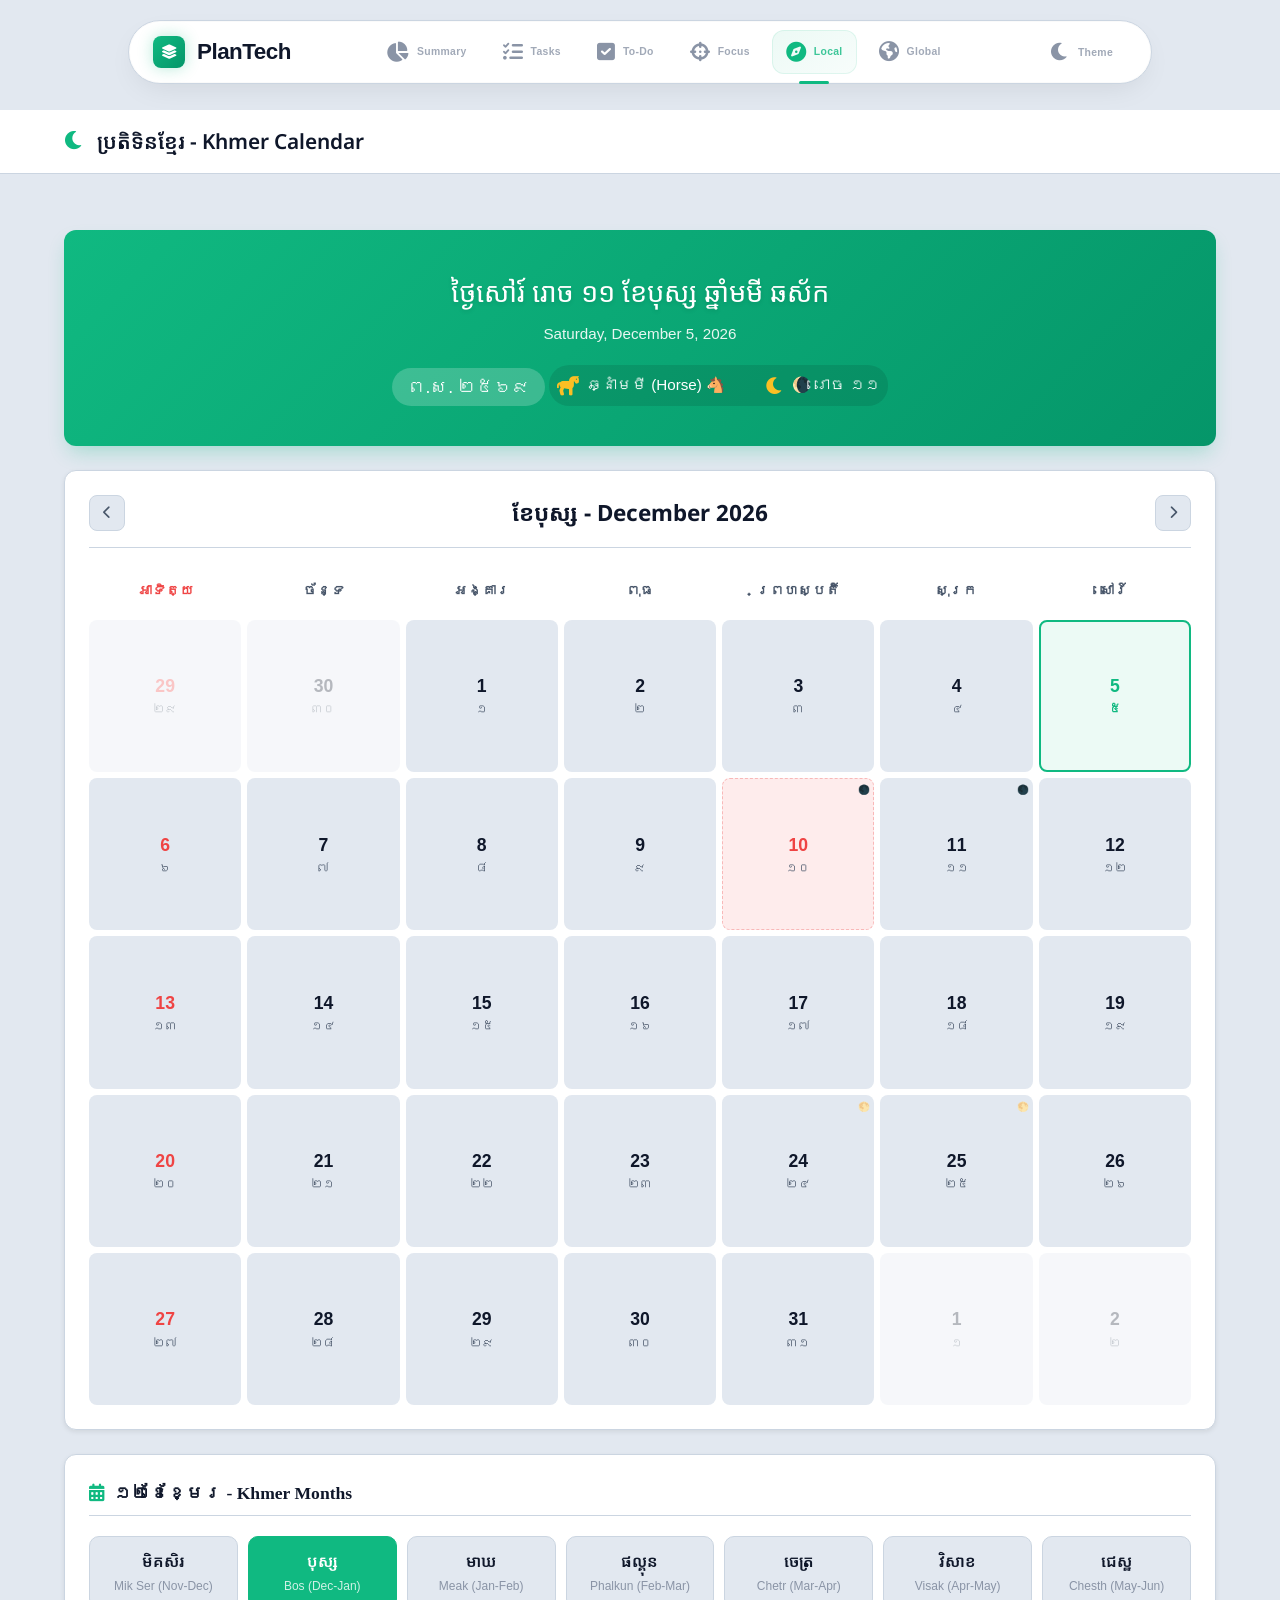
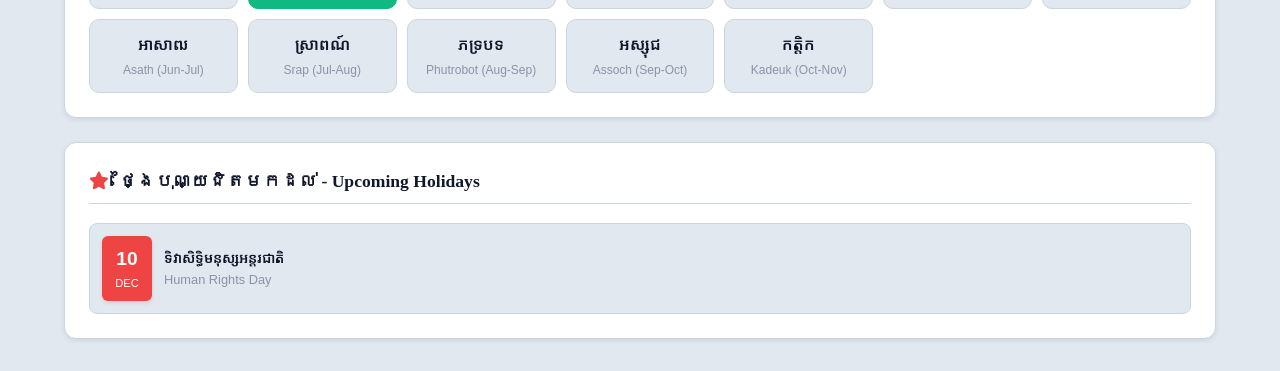
<file: pages/khmer_calendar.html>
<!DOCTYPE html>
<html lang="km">
<head>
    <meta charset="UTF-8">
    <meta name="viewport" content="width=device-width, initial-scale=1.0">
    <title>ប្រតិទិនខ្មែរ - Khmer Calendar | UR-Schedule</title>
    <link rel="stylesheet" href="https://cdnjs.cloudflare.com/ajax/libs/font-awesome/6.0.0-beta3/css/all.min.css">
           <link href="https://fonts.googleapis.com/css2?family=Noto+Sans+Khmer:wght@400;700&display=swap" rel="stylesheet">
    <link rel="stylesheet" href="../css/style.css">
    <style>
        /* Ultra-Clean Professional Productivity Theme Override */
        :root {
            --bg-color: #e2e8f0; 
            --text-color: #0f172a;
            --text-muted: #475569; 
            --card-bg-color: #ffffff;
            --border-color: #cbd5e1; 
            --shadow-sm: 0 2px 5px rgba(0, 0, 0, 0.08); 
            --shadow-md: 0 6px 12px -2px rgba(0, 0, 0, 0.12);
            --radius-md: 8px;
            --radius-lg: 12px;
        }
        [data-theme="dark"] {
            --bg-color: #0f172a;
            --text-color: #f8fafc;
            --card-bg-color: #1e293b;
            --border-color: #334155;
            --text-muted: #94a3b8;
        }

        body {
            background-color: var(--bg-color);
            font-family: 'Inter', -apple-system, sans-serif;
            color: var(--text-color);
        }

        /* Khmer Calendar Specific Styles */
         .khmer-font {
             font-family: 'Noto Sans Khmer', 'Khmer OS', sans-serif;
        }

        .calendar-header {
            text-align: center;
            padding: 2.5rem 0;
            background: linear-gradient(135deg, var(--primary-color), var(--primary-hover));
            color: white;
            border-radius: var(--radius-lg);
            margin-bottom: 1.5rem;
            box-shadow: 0 10px 20px -5px rgba(16, 185, 129, 0.3);
        }

        .khmer-date-display {
            font-size: 1.7rem;
            font-family: 'Noto Sans Khmer', 'Khmer OS', sans-serif;
            margin-bottom: 0.5rem;
            text-shadow: 0 2px 4px rgba(0,0,0,0.1);
        }

        .gregorian-date {
            font-size: 0.95rem;
            opacity: 0.9;
        }

        .buddhist-year {
            font-size: 1.1rem;
            margin-top: 0.5rem;
            padding: 5px 15px;
            background: rgba(255,255,255,0.2);
            border-radius: 20px;
            display: inline-block;
        }

        .zodiac-info {
            display: flex;
            justify-content: center;
            gap: 2.5rem;
            margin-top: 1.2rem;
            font-size: 0.95rem;
            background: rgba(0,0,0,0.1);
            padding: 8px;
            border-radius: 20px;
            display: inline-flex;
        }

        .zodiac-item {
            display: flex;
            align-items: center;
            gap: 8px;
        }

        .zodiac-item i {
            font-size: 1.2rem;
            color: #fbbf24; /* Subtle gold accent */
        }

        /* Calendar Grid */
        .calendar-container {
            background: var(--card-bg-color);
            border-radius: var(--radius-lg);
            padding: 1.5rem;
            box-shadow: var(--shadow-sm);
            margin-bottom: 1.5rem;
            border: 1px solid var(--border-color);
        }

        .calendar-nav {
            display: flex;
            justify-content: space-between;
            align-items: center;
            margin-bottom: 1.5rem;
            padding-bottom: 1rem;
            border-bottom: 1px solid var(--border-color);
        }

        .calendar-nav h2 {
            font-family: 'Noto Sans Khmer', 'Khmer OS', sans-serif;
            font-size: 1.4rem;
            margin: 0;
            color: var(--text-color);
        }

        .calendar-nav-btn {
            width: 36px;
            height: 36px;
            border: 1px solid var(--border-color);
            border-radius: 8px;
            background: var(--bg-color);
            color: var(--text-muted);
            cursor: pointer;
            transition: all 0.2s;
            display: flex;
            align-items: center;
            justify-content: center;
        }

        .calendar-nav-btn:hover {
            background: var(--card-bg-color);
            color: var(--primary-color);
            border-color: var(--primary-color);
        }

        .weekday-header {
            display: grid;
            grid-template-columns: repeat(7, 1fr);
            gap: 5px;
            margin-bottom: 10px;
        }

        .weekday-header span {
            text-align: center;
            font-weight: 600;
            font-size: 0.85rem;
            color: var(--text-muted);
            padding: 8px 0;
        }

        .weekday-header span:first-child {
            color: #ef4444; /* Clean solid red for sunday */
        }

        .calendar-grid {
            display: grid;
            grid-template-columns: repeat(7, 1fr);
            gap: 6px;
        }

        .calendar-day {
            aspect-ratio: 1;
            display: flex;
            flex-direction: column;
            align-items: center;
            justify-content: center;
            border-radius: 8px;
            cursor: pointer;
            transition: all 0.2s;
            background: var(--bg-color);
            position: relative;
            border: 1px solid transparent;
        }

        .calendar-day:hover {
            border-color: var(--primary-color);
            transform: translateY(-2px);
            box-shadow: var(--shadow-sm);
            background: white;
        }

        .calendar-day.today {
            background: var(--current-highlight);
            color: var(--primary-color);
            border: 2px solid var(--primary-color);
        }

        .calendar-day.today .khmer-day {
            color: var(--primary-color);
            font-weight: 600;
        }

        .calendar-day.other-month {
            opacity: 0.3;
        }

        .calendar-day.sunday {
            color: #ef4444;
        }

        .calendar-day.holiday {
            background: rgba(239, 68, 68, 0.1);
            color: #ef4444;
            border: 1px dashed rgba(239, 68, 68, 0.3);
        }
        
        .calendar-day.holiday:hover {
            background: white;
            border-color: #ef4444;
        }

        .calendar-day .gregorian-day {
            font-size: 1.1rem;
            font-weight: 700;
        }

        .calendar-day .khmer-day {
            font-family: 'Battambang', serif;
            font-size: 0.75rem;
            color: var(--text-muted);
        }

        .calendar-day .moon-phase {
            position: absolute;
            top: 3px;
            right: 3px;
            font-size: 0.6rem;
        }

        /* Khmer Months Reference */
        .months-reference {
            background: var(--card-bg-color);
            border-radius: var(--radius-lg);
            padding: 1.5rem;
            box-shadow: var(--shadow-sm);
            margin-bottom: 1.5rem;
            border: 1px solid var(--border-color);
        }

        .months-reference h3 {
            font-family: 'Battambang', serif;
            margin-bottom: 1.2rem;
            display: flex;
            align-items: center;
            gap: 10px;
            color: var(--text-color);
            font-size: 1.1rem;
            padding-bottom: 8px;
            border-bottom: 1px solid var(--border-color);
        }
        
        .months-reference h3 i {
            color: var(--primary-color);
        }

        .months-grid {
            display: grid;
            grid-template-columns: repeat(auto-fill, minmax(140px, 1fr));
            gap: 10px;
        }

        .month-card {
            background: var(--bg-color);
            padding: 12px;
            border-radius: 10px;
            text-align: center;
            transition: all 0.2s;
            cursor: pointer;
            border: 1px solid var(--border-color);
        }

        .month-card:hover {
            border-color: var(--primary-color);
            background: var(--card-bg-color);
            box-shadow: var(--shadow-sm);
            transform: translateY(-1px);
        }

        .month-card.current {
            background: var(--primary-color);
            color: white;
            border-color: var(--primary-color);
        }

        .month-card .khmer-name {
                font-family: 'Noto Sans Khmer', 'Khmer OS', sans-serif;
            font-size: 1rem;
            font-weight: 600;
        }

        .month-card .english-name {
            font-size: 0.75rem;
            color: var(--accent-color);
            margin-top: 3px;
        }

        .month-card.current .english-name {
            color: rgba(255,255,255,0.8);
        }

        /* Holidays Section */
        .holidays-section {
            background: var(--card-bg-color);
            border-radius: var(--radius-lg);
            padding: 1.5rem;
            box-shadow: var(--shadow-sm);
            border: 1px solid var(--border-color);
        }

        .holidays-section h3 {
            font-family: 'Battambang', serif;
            margin-bottom: 1.2rem;
            display: flex;
            align-items: center;
            gap: 10px;
            color: var(--text-color);
            font-size: 1.1rem;
            padding-bottom: 8px;
            border-bottom: 1px solid var(--border-color);
        }

        .holidays-section h3 i {
            color: #ef4444; /* Red accent for holidays */
        }

        .holiday-list {
            display: flex;
            flex-direction: column;
            gap: 10px;
        }

        .holiday-item {
            display: flex;
            align-items: center;
            gap: 12px;
            padding: 12px;
            background: var(--bg-color);
            border-radius: 8px;
            transition: all 0.2s;
            border: 1px solid var(--border-color);
        }

        .holiday-item:hover {
            background: var(--card-bg-color);
            border-color: #ef4444;
            box-shadow: var(--shadow-sm);
            transform: translateX(2px);
        }

        .holiday-date {
            background: #ef4444;
            color: white;
            padding: 8px 12px;
            border-radius: 6px;
            text-align: center;
            min-width: 50px;
            box-shadow: 0 2px 4px rgba(239, 68, 68, 0.2);
        }

        .holiday-date .day {
            font-size: 1.2rem;
            font-weight: 700;
        }

        .holiday-date .month {
            font-size: 0.7rem;
            text-transform: uppercase;
        }

        .holiday-info {
            flex: 1;
        }

        .holiday-name {
            font-weight: 600;
                    font-family: 'Noto Sans Khmer', 'Khmer OS', sans-serif;
        }

        .holiday-name-en {
            font-size: 0.8rem;
            color: var(--accent-color);
        }

        /* Page title bar for Khmer Calendar */
        .page-title-bar {
            background: var(--card-bg-color);
            border-bottom: 1px solid var(--border-color);
            padding: 15px 0;
            margin-bottom: 1.5rem;
        }

        .page-title {
            display: flex;
            align-items: center;
            gap: 12px;
                font-family: 'Noto Sans Khmer', 'Khmer OS', sans-serif;
            font-size: 1.3rem;
            font-weight: 600;
        }

        .page-title i {
            color: var(--primary-color);
        }

        /* Responsive */
        @media (max-width: 768px) {
            .calendar-day .gregorian-day {
                font-size: 0.85rem;
            }

            .calendar-day .khmer-day {
                font-size: 0.65rem;
            }

            .zodiac-info {
                flex-direction: column;
                gap: 0.5rem;
            }

            .months-grid {
                grid-template-columns: repeat(3, 1fr);
            }
        }

        @media (max-width: 480px) {
            .calendar-day {
                border-radius: 6px;
            }

            .months-grid {
                grid-template-columns: repeat(2, 1fr);
            }
        }
    </style>
    <script src="../js/theme-sync.js"></script>
</head>
<body>
    <!-- Layered Sidebar Nav -->
    <aside class="sidebar" id="sidebar">
        <a href="homepage.html" class="sidebar-logo" title="Back to Home">
            <i><div class="fas fa-layer-group"></div></i>
            PlanTech
        </a>
        <nav class="sidebar-nav">
            <a href="dashboard.html" class="sidebar-tab" title="Overview Dashboard">
                <i class="fas fa-chart-pie"></i>
                <span>Summary</span>
            </a>
            <a href="schedule.html" class="sidebar-tab" title="Task Manager">
                <i class="fas fa-list-check"></i>
                <span>Tasks</span>
            </a>
            <a href="todo.html" class="sidebar-tab" title="To-Do List">
                <i class="fas fa-check-square"></i>
                <span>To-Do</span>
            </a>
            <a href="timer.html" class="sidebar-tab" title="Focus Timer">
                <i class="fas fa-crosshairs"></i>
                <span>Focus</span>
            </a>
            <a href="khmer_calendar.html" class="sidebar-tab active" title="Local Calendar">
                <i class="fas fa-compass"></i>
                <span>Local</span>
            </a>
            <a href="world_calendar.html" class="sidebar-tab" title="Global Time">
                <i class="fas fa-globe-americas"></i>
                <span>Global</span>
            </a>
        </nav>
        <div class="sidebar-bottom">
            <button id="dark-mode-toggle" class="sidebar-tab" title="Toggle Theme">
                <i class="fas fa-moon"></i>
                <span>Theme</span>
            </button>
            <a href="#" class="sidebar-tab" title="Settings" style="display: none;">
                <i class="fas fa-cog"></i>
                <span>Config</span>
            </a>
        </div>
    </aside>

    <!-- Main Content -->
    <div class="main-wrapper">
        <!-- Page Title -->
        <div class="page-title-bar">
            <div class="container">
                <h1 class="page-title"><i class="fas fa-moon"></i> ប្រតិទិនខ្មែរ - Khmer Calendar</h1>
            </div>
        </div>

        <main style="padding-bottom: 2rem;">
            <div class="container">
            <!-- Current Date Display -->
            <div class="calendar-header">
                <div class="khmer-date-display" id="khmer-date-full">រៀន ១រោច ខែមាឃ ឆ្នាំម្សាញ់ បញ្ចស័ក</div>
                <div class="gregorian-date" id="gregorian-date">Wednesday, January 21, 2026</div>
                <div class="buddhist-year" id="buddhist-year">ព.ស. ២៥៦៩</div>
                <div class="zodiac-info">
                    <div class="zodiac-item">
                        <i class="fas fa-horse"></i>
                        <span id="zodiac-animal">ឆ្នាំម្សាញ់ (សេះ)</span>
                    </div>
                    <div class="zodiac-item">
                        <i class="fas fa-moon"></i>
                        <span id="moon-phase">រោច ១កើត</span>
                    </div>
                </div>
            </div>

            <!-- Calendar Grid -->
            <div class="calendar-container">
                <div class="calendar-nav">
                    <button class="calendar-nav-btn" id="prev-month"><i class="fas fa-chevron-left"></i></button>
                    <h2 id="current-month-display">ខែមាឃ ២០២៦</h2>
                    <button class="calendar-nav-btn" id="next-month"><i class="fas fa-chevron-right"></i></button>
                </div>
                <div class="weekday-header">
                    <span>អាទិត្យ</span>
                    <span>ច័ន្ទ</span>
                    <span>អង្គារ</span>
                    <span>ពុធ</span>
                    <span>ព្រហស្បតិ៍</span>
                    <span>សុក្រ</span>
                    <span>សៅរ៍</span>
                </div>
                <div class="calendar-grid" id="calendar-grid">
                    <!-- Days will be generated by JavaScript -->
                </div>
            </div>

            <!-- Khmer Months Reference -->
            <div class="months-reference">
                <h3><i class="fas fa-calendar-alt"></i> ១២ខែខ្មែរ - Khmer Months</h3>
                <div class="months-grid" id="months-grid">
                    <!-- Months will be generated by JavaScript -->
                </div>
            </div>

            <!-- Upcoming Holidays -->
            <div class="holidays-section">
                <h3><i class="fas fa-star"></i> ថ្ងៃបុណ្យជិតមកដល់ - Upcoming Holidays</h3>
                <div class="holiday-list" id="holiday-list">
                    <!-- Holidays will be generated by JavaScript -->
                </div>
            </div>
        </div>
    </main>
    </div><!-- End main-wrapper -->

    <script src="../js/khmer_calendar.js"></script>
</body>
</html>
</file>
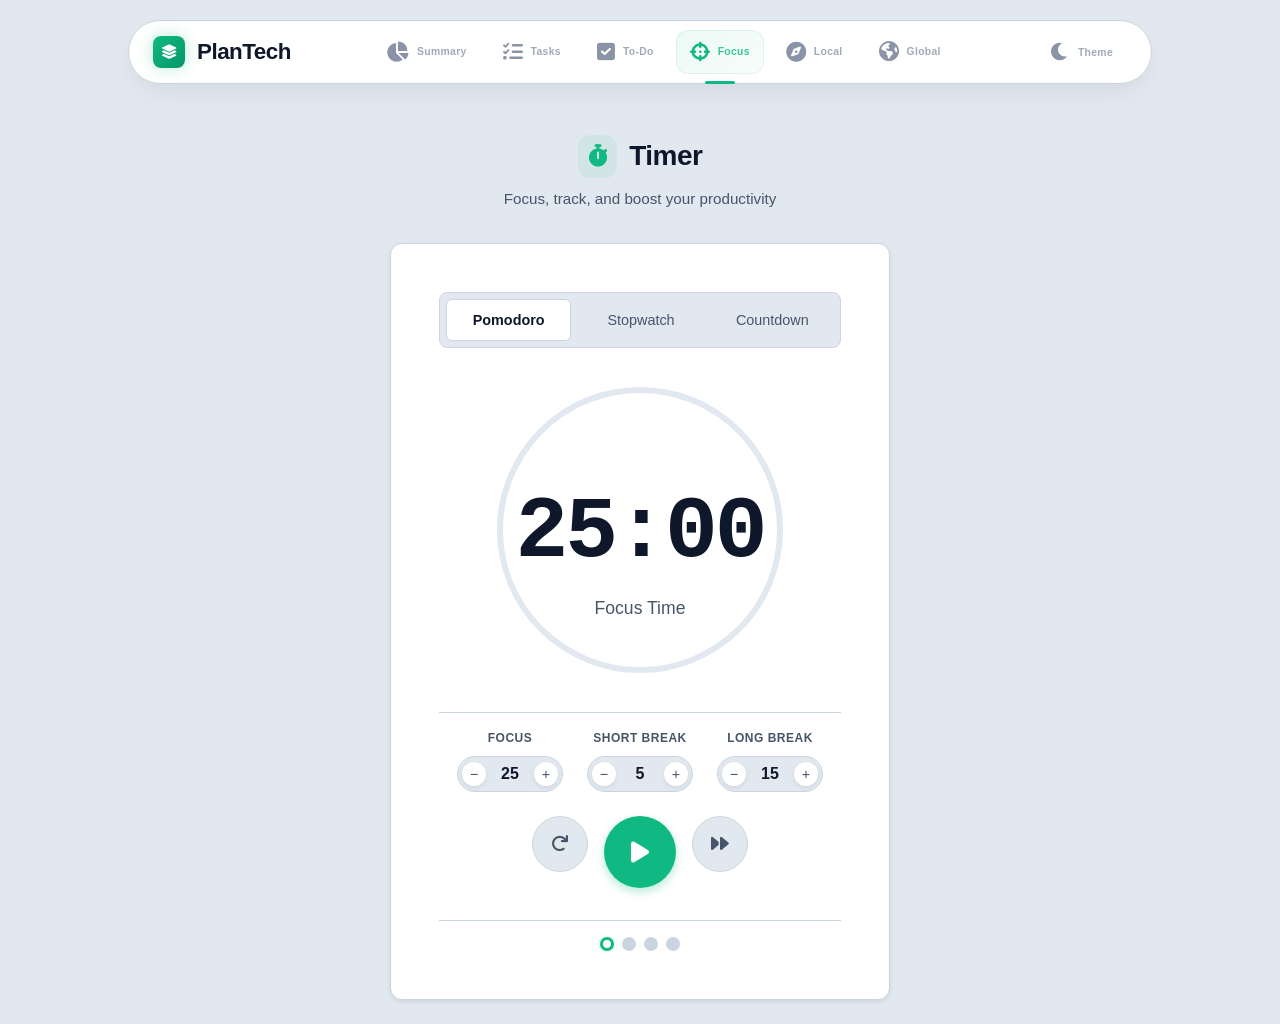
<file: pages/timer.html>
<!DOCTYPE html>
<html lang="en">
<head>
    <meta charset="UTF-8">
    <meta name="viewport" content="width=device-width, initial-scale=1.0">
    <title>Timer - UR-Schedule</title>
    <link rel="stylesheet" href="https://cdnjs.cloudflare.com/ajax/libs/font-awesome/6.0.0-beta3/css/all.min.css">
    <link rel="stylesheet" href="../css/style.css">
    <style>
        /* Ultra-Clean Professional Productivity Theme Override */
        :root {
            --bg-color: #e2e8f0; 
            --text-color: #0f172a;
            --text-muted: #475569; 
            --card-bg-color: #ffffff;
            --border-color: #cbd5e1; 
            --shadow-sm: 0 2px 5px rgba(0, 0, 0, 0.08); 
            --shadow-md: 0 6px 12px -2px rgba(0, 0, 0, 0.12);
            --radius-md: 8px;
            --radius-lg: 12px;
        }
        [data-theme="dark"] {
            --bg-color: #0f172a;
            --text-color: #f8fafc;
            --card-bg-color: #1e293b;
            --border-color: #334155;
            --text-muted: #94a3b8;
            --current-highlight: rgba(16, 185, 129, 0.15);
        }

        body {
            background-color: var(--bg-color);
            font-family: 'Inter', -apple-system, sans-serif;
            color: var(--text-color);
        }

        /* Timer Page Styles */
        .timer-container {
            display: flex;
            flex-direction: column;
            align-items: center;
            justify-content: center;
            min-height: calc(100vh - 40px);
            padding: 24px;
        }

        .timer-card {
            background: var(--card-bg-color);
            border-radius: var(--radius-lg);
            padding: 48px;
            border: 1px solid var(--border-color);
            text-align: center;
            max-width: 500px;
            width: 100%;
            box-shadow: var(--shadow-sm);
            transition: box-shadow 0.2s ease, transform 0.2s ease;
        }

        .timer-card:hover {
            box-shadow: var(--shadow-md);
            transform: translateY(-2px);
        }

        .timer-tabs {
            display: flex;
            gap: 8px;
            margin-bottom: 32px;
            background: var(--bg-color);
            padding: 6px;
            border-radius: var(--radius-md);
            border: 1px solid var(--border-color);
        }

        .timer-tab {
            flex: 1;
            padding: 12px 16px;
            border: none;
            background: transparent;
            color: var(--text-muted);
            font-size: 0.9rem;
            font-weight: 500;
            cursor: pointer;
            border-radius: 6px;
            transition: all 0.2s ease;
        }

        .timer-tab.active {
            background: var(--card-bg-color);
            color: var(--text-color);
            border: 1px solid var(--border-color);
            box-shadow: none;
            font-weight: 600;
        }

        .timer-tab:hover:not(.active) {
            color: var(--text-color);
            background: var(--border-color);
        }

        .timer-display {
            font-size: 5.5rem;
            font-weight: 700;
            color: var(--text-color);
            font-family: 'SF Mono', 'Monaco', 'Consolas', monospace;
            margin-bottom: 0; /* Changed from 16px */
            letter-spacing: -3px;
        }

        .timer-label {
            font-size: 1.1rem;
            color: var(--text-muted);
            margin-bottom: 0; /* Changed from 32px */
            font-weight: 500;
            margin-top: -10px; /* Pull it slightly closer to the big numbers */
        }

        .timer-controls {
            display: flex;
            gap: 16px;
            justify-content: center;
            margin-bottom: 24px;
        }

        .timer-btn {
            width: 56px;
            height: 56px;
            border-radius: 50%;
            border: 1px solid var(--border-color);
            font-size: 1.1rem;
            cursor: pointer;
            transition: all 0.2s ease;
            display: flex;
            align-items: center;
            justify-content: center;
            background: var(--bg-color);
            color: var(--text-muted);
        }

        .timer-btn.primary {
            background: var(--primary-color);
            color: white;
            width: 72px;
            height: 72px;
            font-size: 1.5rem;
            border: none;
            box-shadow: 0 4px 10px rgba(16, 185, 129, 0.3);
        }

        .timer-btn.primary:hover {
            background: var(--primary-hover);
            transform: translateY(-2px);
            box-shadow: 0 6px 14px rgba(16, 185, 129, 0.4);
        }

        .timer-btn.secondary:hover {
            border-color: var(--text-color);
            color: var(--text-color);
            background: var(--border-color);
        }

        .timer-btn.danger {
            background: rgba(239, 68, 68, 0.1);
            color: var(--danger-color);
        }

        .timer-btn.danger:hover {
            background: var(--danger-color);
            color: white;
        }

        /* Pomodoro Settings */
        .pomodoro-settings {
            display: flex;
            gap: 24px;
            justify-content: center;
            margin-bottom: 24px;
            flex-wrap: wrap;
            padding-top: 16px;
            border-top: 1px solid var(--border-color);
        }

        .setting-item {
            text-align: center;
        }

        .setting-label {
            font-size: 0.75rem;
            color: var(--text-muted);
            margin-bottom: 8px;
            text-transform: uppercase;
            letter-spacing: 0.5px;
            font-weight: 600;
        }

        .setting-value {
            display: flex;
            align-items: center;
            gap: 8px;
            background: var(--bg-color);
            padding: 4px;
            border-radius: 20px;
            border: 1px solid var(--border-color);
        }

        .setting-value button {
            width: 24px;
            height: 24px;
            border-radius: 50%;
            border: none;
            background: var(--card-bg-color);
            color: var(--text-muted);
            cursor: pointer;
            font-size: 0.9rem;
            display: flex;
            align-items: center;
            justify-content: center;
            transition: all 0.2s ease;
            box-shadow: var(--shadow-sm);
        }

        .setting-value button:hover {
            color: var(--primary-color);
            transform: scale(1.1);
        }

        .setting-value span {
            font-size: 1rem;
            font-weight: 600;
            min-width: 32px;
            color: var(--text-color);
        }

        /* Session Counter */
        .session-counter {
            display: flex;
            gap: 8px;
            justify-content: center;
            margin-top: 32px;
            padding-top: 16px;
            border-top: 1px solid var(--border-color);
        }

        .session-dot {
            width: 14px;
            height: 14px;
            border-radius: 50%;
            background: var(--border-color);
            transition: all 0.2s ease;
        }

        .session-dot.completed {
            background: var(--primary-color);
        }

        .session-dot.current {
            background: var(--card-bg-color);
            border: 3px solid var(--primary-color);
            box-shadow: 0 0 0 2px var(--current-highlight);
        }

        /* Stopwatch Laps */
        .laps-container {
            max-height: 200px;
            overflow-y: auto;
            margin-top: 24px;
            text-align: left;
            background: var(--bg-color);
            border-radius: var(--radius-md);
            border: 1px solid var(--border-color);
            padding: 8px;
        }

        .lap-item {
            display: flex;
            justify-content: space-between;
            align-items: center;
            padding: 12px 16px;
            border-bottom: 1px solid var(--border-color);
            font-size: 0.95rem;
            background: var(--card-bg-color);
            border-radius: 6px;
            margin-bottom: 4px;
        }

        .lap-item:last-child {
            margin-bottom: 0;
            border-bottom: none;
        }

        .lap-number {
            color: var(--text-muted);
            font-weight: 600;
            width: 30px;
        }

        .lap-time {
            font-family: 'SF Mono', 'Monaco', 'Consolas', monospace;
            font-weight: 700;
            color: var(--text-color);
            flex: 1;
            text-align: center;
        }

        .lap-diff {
            color: var(--primary-color);
            font-size: 0.85rem;
            font-family: 'SF Mono', 'Monaco', 'Consolas', monospace;
            font-weight: 500;
            width: 80px;
            text-align: right;
        }

        /* Progress Ring */
        .progress-ring-container {
            position: relative;
            margin-bottom: 32px;
            display: flex;
            justify-content: center;
        }

        .progress-ring {
            transform: rotate(-90deg);
        }

        .progress-ring circle {
            fill: none;
            stroke-width: 6; /* Slightly thinner, more elegant ring */
        }

        .progress-ring .bg {
            stroke: var(--bg-color); /* Matches inset color */
        }

        .progress-ring .progress {
            stroke: var(--primary-color);
            stroke-linecap: round;
            transition: stroke-dashoffset 0.3s ease;
            filter: drop-shadow(0 0 4px rgba(16, 185, 129, 0.4));
        }

        .timer-display-wrapper {
            position: absolute;
            top: 50%;
            left: 50%;
            transform: translate(-50%, -50%);
            display: flex;
            flex-direction: column;
            align-items: center;
            justify-content: center;
        }

        /* Hidden */
        .hidden {
            display: none !important;
        }

        /* Page Header */
        .page-header {
            text-align: center;
            margin-bottom: 32px;
        }

        .page-header h1 {
            font-size: 1.75rem;
            font-weight: 700;
            color: var(--text-color);
            display: flex;
            align-items: center;
            justify-content: center;
            gap: 12px;
            letter-spacing: -0.5px;
        }

        .page-header h1 i {
            color: var(--primary-color);
            background: var(--current-highlight);
            padding: 10px;
            border-radius: 12px;
            font-size: 1.4rem;
        }

        .page-header p {
            color: var(--text-muted);
            font-size: 0.95rem;
            margin-top: 8px;
            font-weight: 500;
        }
    </style>
    <script src="../js/theme-sync.js"></script>
</head>
<body>
    <!-- Sidebar -->
    <aside class="sidebar" id="sidebar">
        <a href="homepage.html" class="sidebar-logo" title="Back to Home">
            <i><div class="fas fa-layer-group"></div></i>
            PlanTech
        </a>
        <nav class="sidebar-nav">
            <a href="dashboard.html" class="sidebar-tab" title="Overview Dashboard">
                <i class="fas fa-chart-pie"></i>
                <span>Summary</span>
            </a>
            <a href="schedule.html" class="sidebar-tab" title="Task Manager">
                <i class="fas fa-list-check"></i>
                <span>Tasks</span>
            </a>
            <a href="todo.html" class="sidebar-tab" title="To-Do List">
                <i class="fas fa-check-square"></i>
                <span>To-Do</span>
            </a>
            <a href="timer.html" class="sidebar-tab active" title="Focus Timer">
                <i class="fas fa-crosshairs"></i>
                <span>Focus</span>
            </a>
            <a href="khmer_calendar.html" class="sidebar-tab" title="Local Calendar">
                <i class="fas fa-compass"></i>
                <span>Local</span>
            </a>
            <a href="world_calendar.html" class="sidebar-tab" title="Global Time">
                <i class="fas fa-globe-americas"></i>
                <span>Global</span>
            </a>
        </nav>
        <div class="sidebar-bottom">
            <button id="dark-mode-toggle" class="sidebar-tab" title="Toggle Theme">
                <i class="fas fa-moon"></i>
                <span>Theme</span>
            </button>
            <a href="#" class="sidebar-tab" title="Settings" style="display: none;">
                <i class="fas fa-cog"></i>
                <span>Config</span>
            </a>
        </div>
    </aside>

    <!-- Main Content -->
    <div class="main-wrapper">
        <div class="timer-container">
            <div class="page-header">
                <h1><i class="fas fa-stopwatch"></i> Timer</h1>
                <p>Focus, track, and boost your productivity</p>
            </div>

            <div class="timer-card">
                <!-- Timer Mode Tabs -->
                <div class="timer-tabs">
                    <button class="timer-tab active" data-mode="pomodoro">Pomodoro</button>
                    <button class="timer-tab" data-mode="stopwatch">Stopwatch</button>
                    <button class="timer-tab" data-mode="countdown">Countdown</button>
                </div>

                <!-- Pomodoro Timer -->
                <div id="pomodoro-mode">
                    <div class="progress-ring-container">
                        <svg class="progress-ring" width="300" height="300">
                            <circle class="bg" cx="150" cy="150" r="140"></circle>
                            <circle class="progress" id="pomodoro-progress" cx="150" cy="150" r="140" 
                                stroke-dasharray="880" stroke-dashoffset="0"></circle>
                        </svg>
                        <div class="timer-display-wrapper">
                            <div class="timer-display" id="pomodoro-display">25:00</div>
                            <div class="timer-label" id="pomodoro-label">Focus Time</div>
                        </div>
                    </div>

                    <div class="pomodoro-settings">
                        <div class="setting-item">
                            <div class="setting-label">Focus</div>
                            <div class="setting-value">
                                <button onclick="adjustSetting('focus', -5)">−</button>
                                <span id="focus-minutes">25</span>
                                <button onclick="adjustSetting('focus', 5)">+</button>
                            </div>
                        </div>
                        <div class="setting-item">
                            <div class="setting-label">Short Break</div>
                            <div class="setting-value">
                                <button onclick="adjustSetting('shortBreak', -1)">−</button>
                                <span id="short-break-minutes">5</span>
                                <button onclick="adjustSetting('shortBreak', 1)">+</button>
                            </div>
                        </div>
                        <div class="setting-item">
                            <div class="setting-label">Long Break</div>
                            <div class="setting-value">
                                <button onclick="adjustSetting('longBreak', -5)">−</button>
                                <span id="long-break-minutes">15</span>
                                <button onclick="adjustSetting('longBreak', 5)">+</button>
                            </div>
                        </div>
                    </div>

                    <div class="timer-controls">
                        <button class="timer-btn secondary" onclick="resetPomodoro()" title="Reset">
                            <i class="fas fa-redo"></i>
                        </button>
                        <button class="timer-btn primary" id="pomodoro-start" onclick="togglePomodoro()">
                            <i class="fas fa-play"></i>
                        </button>
                        <button class="timer-btn secondary" onclick="skipPomodoro()" title="Skip">
                            <i class="fas fa-forward"></i>
                        </button>
                    </div>

                    <div class="session-counter" id="session-counter">
                        <div class="session-dot current"></div>
                        <div class="session-dot"></div>
                        <div class="session-dot"></div>
                        <div class="session-dot"></div>
                    </div>
                </div>

                <!-- Stopwatch -->
                <div id="stopwatch-mode" class="hidden">
                    <div class="timer-display" id="stopwatch-display">00:00:00</div>
                    <div class="timer-label">Stopwatch</div>

                    <div class="timer-controls">
                        <button class="timer-btn secondary" id="stopwatch-lap" onclick="lapStopwatch()" title="Lap">
                            <i class="fas fa-flag"></i>
                        </button>
                        <button class="timer-btn primary" id="stopwatch-start" onclick="toggleStopwatch()">
                            <i class="fas fa-play"></i>
                        </button>
                        <button class="timer-btn danger" onclick="resetStopwatch()" title="Reset">
                            <i class="fas fa-trash"></i>
                        </button>
                    </div>

                    <div class="laps-container" id="laps-container"></div>
                </div>

                <!-- Countdown Timer -->
                <div id="countdown-mode" class="hidden">
                    <div class="timer-display" id="countdown-display">00:00</div>
                    <div class="timer-label" id="countdown-label">Set your timer</div>

                    <div class="pomodoro-settings" id="countdown-settings">
                        <div class="setting-item">
                            <div class="setting-label">Hours</div>
                            <div class="setting-value">
                                <button onclick="adjustCountdown('hours', -1)">−</button>
                                <span id="countdown-hours">0</span>
                                <button onclick="adjustCountdown('hours', 1)">+</button>
                            </div>
                        </div>
                        <div class="setting-item">
                            <div class="setting-label">Minutes</div>
                            <div class="setting-value">
                                <button onclick="adjustCountdown('minutes', -5)">−</button>
                                <span id="countdown-minutes">5</span>
                                <button onclick="adjustCountdown('minutes', 5)">+</button>
                            </div>
                        </div>
                        <div class="setting-item">
                            <div class="setting-label">Seconds</div>
                            <div class="setting-value">
                                <button onclick="adjustCountdown('seconds', -10)">−</button>
                                <span id="countdown-seconds">0</span>
                                <button onclick="adjustCountdown('seconds', 10)">+</button>
                            </div>
                        </div>
                    </div>

                    <div class="timer-controls">
                        <button class="timer-btn secondary" onclick="resetCountdown()" title="Reset">
                            <i class="fas fa-redo"></i>
                        </button>
                        <button class="timer-btn primary" id="countdown-start" onclick="toggleCountdown()">
                            <i class="fas fa-play"></i>
                        </button>
                    </div>
                </div>
            </div>
        </div>
    </div>

    <script>
        // Theme handling
        function updateThemeIcon(theme) {
            const icon = document.querySelector('#dark-mode-toggle i');
            if (icon) {
                icon.className = theme === 'dark' ? 'fas fa-sun' : 'fas fa-moon';
            }
        }

        function toggleTheme() {
            const isDark = document.documentElement.getAttribute('data-theme') === 'dark';
            if (isDark) {
                document.documentElement.removeAttribute('data-theme');
                updateThemeIcon('light');
                localStorage.setItem('theme', 'light');
            } else {
                document.documentElement.setAttribute('data-theme', 'dark');
                updateThemeIcon('dark');
                localStorage.setItem('theme', 'dark');
            }
        }

        document.addEventListener('DOMContentLoaded', () => {
            const darkToggleBtn = document.getElementById('dark-mode-toggle');
            if (darkToggleBtn) {
                darkToggleBtn.addEventListener('click', toggleTheme);
            }

            // Load saved theme
            if (localStorage.getItem('theme') === 'dark') {
                document.documentElement.setAttribute('data-theme', 'dark');
                updateThemeIcon('dark');
            }
            
            // Apply color theme
            let colorTheme = localStorage.getItem('colorTheme') || 'default';
            document.documentElement.setAttribute('data-color', colorTheme);

            window.addEventListener('storage', (e) => {
                if (e.key === 'theme') {
                    if (e.newValue === 'dark') {
                        document.documentElement.setAttribute('data-theme', 'dark');
                        updateThemeIcon('dark');
                    } else {
                        document.documentElement.removeAttribute('data-theme');
                        updateThemeIcon('light');
                    }
                }
                if (e.key === 'colorTheme') {
                    colorTheme = e.newValue || 'default';
                    document.documentElement.setAttribute('data-color', colorTheme);
                }
            });
        });

        // Tab switching
        const tabs = document.querySelectorAll('.timer-tab');
        tabs.forEach(tab => {
            tab.addEventListener('click', () => {
                tabs.forEach(t => t.classList.remove('active'));
                tab.classList.add('active');
                
                const mode = tab.dataset.mode;
                document.getElementById('pomodoro-mode').classList.toggle('hidden', mode !== 'pomodoro');
                document.getElementById('stopwatch-mode').classList.toggle('hidden', mode !== 'stopwatch');
                document.getElementById('countdown-mode').classList.toggle('hidden', mode !== 'countdown');
            });
        });

        // ==================== POMODORO ====================
        let pomodoroSettings = {
            focus: 25,
            shortBreak: 5,
            longBreak: 15
        };
        let pomodoroState = 'focus'; // focus, shortBreak, longBreak
        let pomodoroTime = pomodoroSettings.focus * 60;
        let pomodoroRunning = false;
        let pomodoroInterval = null;
        let pomodoroSession = 1;
        let totalPomodoroTime = pomodoroTime;

        function adjustSetting(type, delta) {
            pomodoroSettings[type] = Math.max(1, pomodoroSettings[type] + delta);
            document.getElementById(`${type === 'focus' ? 'focus' : type === 'shortBreak' ? 'short-break' : 'long-break'}-minutes`).textContent = pomodoroSettings[type];
            if (!pomodoroRunning && pomodoroState === type) {
                pomodoroTime = pomodoroSettings[type] * 60;
                totalPomodoroTime = pomodoroTime;
                updatePomodoroDisplay();
            }
            if (!pomodoroRunning && type === 'focus' && pomodoroState === 'focus') {
                pomodoroTime = pomodoroSettings.focus * 60;
                totalPomodoroTime = pomodoroTime;
                updatePomodoroDisplay();
            }
        }

        function updatePomodoroDisplay() {
            const minutes = Math.floor(pomodoroTime / 60);
            const seconds = pomodoroTime % 60;
            document.getElementById('pomodoro-display').textContent = 
                `${minutes.toString().padStart(2, '0')}:${seconds.toString().padStart(2, '0')}`;
            
            // Update progress ring
            const progress = (totalPomodoroTime - pomodoroTime) / totalPomodoroTime;
            const circumference = 880;
            document.getElementById('pomodoro-progress').style.strokeDashoffset = circumference * (1 - progress);
        }

        function togglePomodoro() {
            pomodoroRunning = !pomodoroRunning;
            const btn = document.getElementById('pomodoro-start');
            btn.innerHTML = pomodoroRunning ? '<i class="fas fa-pause"></i>' : '<i class="fas fa-play"></i>';
            
            if (pomodoroRunning) {
                pomodoroInterval = setInterval(() => {
                    pomodoroTime--;
                    updatePomodoroDisplay();
                    if (pomodoroTime <= 0) {
                        pomodoroComplete();
                    }
                }, 1000);
            } else {
                clearInterval(pomodoroInterval);
            }
        }

        function pomodoroComplete() {
            clearInterval(pomodoroInterval);
            pomodoroRunning = false;
            document.getElementById('pomodoro-start').innerHTML = '<i class="fas fa-play"></i>';
            
            // Play notification sound
            playNotification();
            
            if (pomodoroState === 'focus') {
                updateSessionDots();
                if (pomodoroSession % 4 === 0) {
                    pomodoroState = 'longBreak';
                    pomodoroTime = pomodoroSettings.longBreak * 60;
                    document.getElementById('pomodoro-label').textContent = 'Long Break';
                } else {
                    pomodoroState = 'shortBreak';
                    pomodoroTime = pomodoroSettings.shortBreak * 60;
                    document.getElementById('pomodoro-label').textContent = 'Short Break';
                }
            } else {
                pomodoroState = 'focus';
                pomodoroTime = pomodoroSettings.focus * 60;
                document.getElementById('pomodoro-label').textContent = 'Focus Time';
                if (pomodoroSession < 4) pomodoroSession++;
                else pomodoroSession = 1;
                updateSessionDotsNext();
            }
            totalPomodoroTime = pomodoroTime;
            updatePomodoroDisplay();
        }

        function updateSessionDots() {
            const dots = document.querySelectorAll('.session-dot');
            dots[pomodoroSession - 1].classList.add('completed');
            dots[pomodoroSession - 1].classList.remove('current');
        }

        function updateSessionDotsNext() {
            const dots = document.querySelectorAll('.session-dot');
            dots.forEach((dot, i) => {
                dot.classList.remove('current');
                if (i < pomodoroSession - 1) dot.classList.add('completed');
            });
            dots[pomodoroSession - 1].classList.add('current');
        }

        function resetPomodoro() {
            clearInterval(pomodoroInterval);
            pomodoroRunning = false;
            pomodoroState = 'focus';
            pomodoroTime = pomodoroSettings.focus * 60;
            totalPomodoroTime = pomodoroTime;
            pomodoroSession = 1;
            document.getElementById('pomodoro-start').innerHTML = '<i class="fas fa-play"></i>';
            document.getElementById('pomodoro-label').textContent = 'Focus Time';
            updatePomodoroDisplay();
            
            const dots = document.querySelectorAll('.session-dot');
            dots.forEach((dot, i) => {
                dot.classList.remove('completed', 'current');
                if (i === 0) dot.classList.add('current');
            });
        }

        function skipPomodoro() {
            pomodoroTime = 0;
            pomodoroComplete();
        }

        // ==================== STOPWATCH ====================
        let stopwatchTime = 0;
        let stopwatchRunning = false;
        let stopwatchInterval = null;
        let laps = [];

        function updateStopwatchDisplay() {
            const hours = Math.floor(stopwatchTime / 3600);
            const minutes = Math.floor((stopwatchTime % 3600) / 60);
            const seconds = stopwatchTime % 60;
            document.getElementById('stopwatch-display').textContent = 
                `${hours.toString().padStart(2, '0')}:${minutes.toString().padStart(2, '0')}:${seconds.toString().padStart(2, '0')}`;
        }

        function toggleStopwatch() {
            stopwatchRunning = !stopwatchRunning;
            const btn = document.getElementById('stopwatch-start');
            btn.innerHTML = stopwatchRunning ? '<i class="fas fa-pause"></i>' : '<i class="fas fa-play"></i>';
            
            if (stopwatchRunning) {
                stopwatchInterval = setInterval(() => {
                    stopwatchTime++;
                    updateStopwatchDisplay();
                }, 1000);
            } else {
                clearInterval(stopwatchInterval);
            }
        }

        function lapStopwatch() {
            if (stopwatchTime > 0) {
                const lastLapTime = laps.length > 0 ? laps[laps.length - 1].total : 0;
                laps.push({ total: stopwatchTime, diff: stopwatchTime - lastLapTime });
                renderLaps();
            }
        }

        function renderLaps() {
            const container = document.getElementById('laps-container');
            container.innerHTML = laps.map((lap, i) => {
                const formatTime = (t) => {
                    const h = Math.floor(t / 3600);
                    const m = Math.floor((t % 3600) / 60);
                    const s = t % 60;
                    return `${h.toString().padStart(2, '0')}:${m.toString().padStart(2, '0')}:${s.toString().padStart(2, '0')}`;
                };
                return `
                    <div class="lap-item">
                        <span class="lap-number">Lap ${i + 1}</span>
                        <span class="lap-diff">+${formatTime(lap.diff)}</span>
                        <span class="lap-time">${formatTime(lap.total)}</span>
                    </div>
                `;
            }).reverse().join('');
        }

        function resetStopwatch() {
            clearInterval(stopwatchInterval);
            stopwatchRunning = false;
            stopwatchTime = 0;
            laps = [];
            document.getElementById('stopwatch-start').innerHTML = '<i class="fas fa-play"></i>';
            updateStopwatchDisplay();
            document.getElementById('laps-container').innerHTML = '';
        }

        // ==================== COUNTDOWN ====================
        let countdownSettings = { hours: 0, minutes: 5, seconds: 0 };
        let countdownTime = 300;
        let countdownRunning = false;
        let countdownInterval = null;

        function adjustCountdown(type, delta) {
            const max = type === 'hours' ? 23 : 59;
            countdownSettings[type] = Math.max(0, Math.min(max, countdownSettings[type] + delta));
            document.getElementById(`countdown-${type}`).textContent = countdownSettings[type];
            if (!countdownRunning) {
                countdownTime = countdownSettings.hours * 3600 + countdownSettings.minutes * 60 + countdownSettings.seconds;
                updateCountdownDisplay();
            }
        }

        function updateCountdownDisplay() {
            const hours = Math.floor(countdownTime / 3600);
            const minutes = Math.floor((countdownTime % 3600) / 60);
            const seconds = countdownTime % 60;
            if (hours > 0) {
                document.getElementById('countdown-display').textContent = 
                    `${hours.toString().padStart(2, '0')}:${minutes.toString().padStart(2, '0')}:${seconds.toString().padStart(2, '0')}`;
            } else {
                document.getElementById('countdown-display').textContent = 
                    `${minutes.toString().padStart(2, '0')}:${seconds.toString().padStart(2, '0')}`;
            }
        }

        function toggleCountdown() {
            if (countdownTime <= 0) return;
            
            countdownRunning = !countdownRunning;
            const btn = document.getElementById('countdown-start');
            btn.innerHTML = countdownRunning ? '<i class="fas fa-pause"></i>' : '<i class="fas fa-play"></i>';
            document.getElementById('countdown-settings').style.opacity = countdownRunning ? '0.5' : '1';
            document.getElementById('countdown-label').textContent = countdownRunning ? 'Counting down...' : 'Set your timer';
            
            if (countdownRunning) {
                countdownInterval = setInterval(() => {
                    countdownTime--;
                    updateCountdownDisplay();
                    if (countdownTime <= 0) {
                        countdownComplete();
                    }
                }, 1000);
            } else {
                clearInterval(countdownInterval);
            }
        }

        function countdownComplete() {
            clearInterval(countdownInterval);
            countdownRunning = false;
            document.getElementById('countdown-start').innerHTML = '<i class="fas fa-play"></i>';
            document.getElementById('countdown-label').textContent = 'Time\'s up!';
            document.getElementById('countdown-settings').style.opacity = '1';
            playNotification();
        }

        function resetCountdown() {
            clearInterval(countdownInterval);
            countdownRunning = false;
            countdownTime = countdownSettings.hours * 3600 + countdownSettings.minutes * 60 + countdownSettings.seconds;
            document.getElementById('countdown-start').innerHTML = '<i class="fas fa-play"></i>';
            document.getElementById('countdown-label').textContent = 'Set your timer';
            document.getElementById('countdown-settings').style.opacity = '1';
            updateCountdownDisplay();
        }

        // ==================== NOTIFICATION ====================
        function playNotification() {
            // Create audio context for notification
            try {
                const audioContext = new (window.AudioContext || window.webkitAudioContext)();
                const oscillator = audioContext.createOscillator();
                const gainNode = audioContext.createGain();
                
                oscillator.connect(gainNode);
                gainNode.connect(audioContext.destination);
                
                oscillator.frequency.value = 800;
                oscillator.type = 'sine';
                gainNode.gain.setValueAtTime(0.3, audioContext.currentTime);
                gainNode.gain.exponentialRampToValueAtTime(0.01, audioContext.currentTime + 0.5);
                
                oscillator.start(audioContext.currentTime);
                oscillator.stop(audioContext.currentTime + 0.5);
            } catch (e) {
                console.log('Audio notification not supported');
            }
            
            // Browser notification
            if (Notification.permission === 'granted') {
                new Notification('Timer Complete!', { body: 'Your timer has finished.' });
            } else if (Notification.permission !== 'denied') {
                Notification.requestPermission();
            }
        }

        // Request notification permission on load
        if ('Notification' in window && Notification.permission === 'default') {
            Notification.requestPermission();
        }

        // Initialize displays
        updatePomodoroDisplay();
        updateStopwatchDisplay();
        updateCountdownDisplay();
    </script>
</body>
</html>
</file>
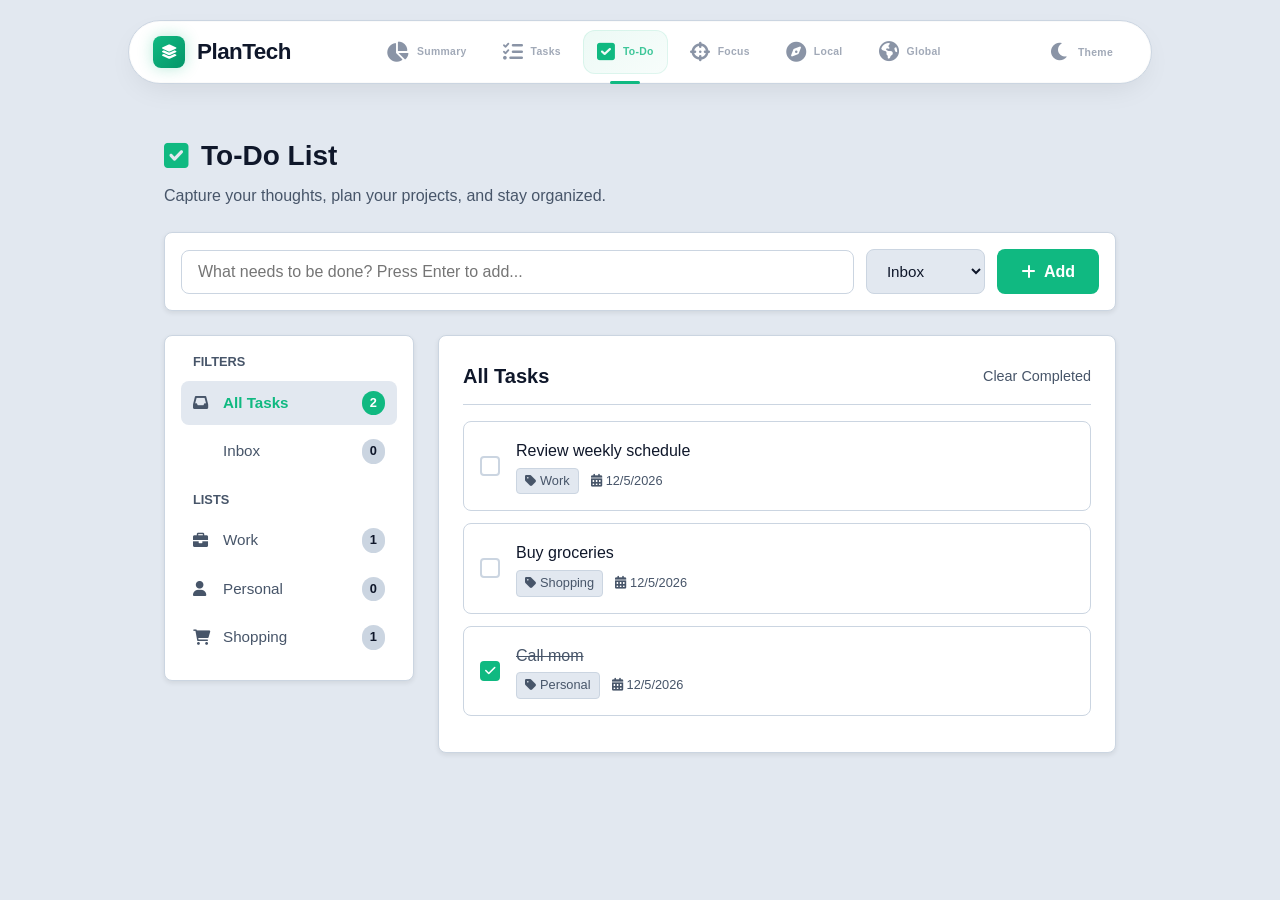
<file: pages/todo.html>
<!DOCTYPE html>
<html lang="en">
<head>
    <meta charset="UTF-8">
    <meta name="viewport" content="width=device-width, initial-scale=1.0">
    <title>To-Do List - PlanTech</title>
    <link rel="icon" href="https://i.pinimg.com/736x/55/1e/94/551e94ae8845df9d455f221c07421dcd.jpg">
    <link rel="stylesheet" href="https://cdnjs.cloudflare.com/ajax/libs/font-awesome/6.0.0-beta3/css/all.min.css">
    <link rel="stylesheet" href="../css/style.css">
    <style>
        /* Ultra-Clean Professional Productivity Theme */
        :root {
            --bg-color: #e2e8f0;
            --text-color: #0f172a;
            --text-muted: #475569;
            --card-bg-color: #ffffff;
            --border-color: #cbd5e1;
            --danger-color: #ef4444;
            --danger-hover: #dc2626;
            --shadow-sm: 0 2px 5px rgba(0, 0, 0, 0.08); /* Slightly stronger shadow to lift cards */
            --shadow-md: 0 6px 12px -2px rgba(0, 0, 0, 0.12);
            --radius-md: 8px;
            --radius-lg: 12px;
        }
        [data-theme="dark"] {
            --bg-color: #0f172a;
            --text-color: #f8fafc;
            --card-bg-color: #1e293b;
            --border-color: #334155;
            --text-muted: #94a3b8;
            --current-highlight: rgba(16, 185, 129, 0.15);
        }

        body {
            background-color: var(--bg-color);
            font-family: 'Inter', -apple-system, sans-serif;
            color: var(--text-color);
            margin: 0;
            padding: 0;
            display: flex;
            height: 100vh;
            overflow: hidden;
        }
        
        .main-wrapper {
            flex: 1;
            display: flex;
            flex-direction: column;
            overflow-y: auto;
            position: relative;
        }

        .container {
            max-width: 1000px;
            margin: 0 auto;
            padding: 24px;
            width: 100%;
            box-sizing: border-box;
        }

        .page-header {
            margin-bottom: 24px;
            display: flex;
            justify-content: space-between;
            align-items: center;
        }

        .page-header-text h1 {
            font-size: 1.75rem;
            font-weight: 700;
            color: var(--text-color);
            margin: 0 0 4px 0;
            display: flex;
            align-items: center;
            gap: 12px;
        }

        .page-header-text h1 i {
            color: var(--primary-color);
        }

        .page-header-text p {
            color: var(--text-muted);
            font-size: 1rem;
            margin: 0;
        }

        /* Todo Input Section */
        .todo-input-container {
            background: var(--card-bg-color);
            border-radius: var(--radius-md);
            padding: 16px;
            box-shadow: var(--shadow-sm);
            border: 1px solid var(--border-color);
            margin-bottom: 24px;
            display: flex;
            gap: 12px;
        }

        .input-row {
            display: flex;
            gap: 12px;
            align-items: center;
            width: 100%;
        }

        .todo-input {
            flex: 1;
            border: 1px solid var(--border-color);
            border-radius: var(--radius-md);
            padding: 12px 16px;
            font-size: 1rem;
            color: var(--text-color);
            background: transparent;
            outline: none;
            transition: border-color 0.2s;
        }

        .todo-input:focus {
            border-color: var(--primary-color);
        }

        .category-dropdown {
            padding: 12px 16px;
            border: 1px solid var(--border-color);
            border-radius: var(--radius-md);
            background: var(--bg-color);
            color: var(--text-color);
            font-size: 0.95rem;
            outline: none;
            cursor: pointer;
        }

        .add-btn {
            background: var(--primary-color);
            color: white;
            border: none;
            border-radius: var(--radius-md);
            padding: 0 24px;
            height: 100%;
            min-height: 45px;
            font-size: 1rem;
            font-weight: 600;
            cursor: pointer;
            transition: background 0.2s;
            display: flex;
            align-items: center;
            gap: 8px;
        }

        .add-btn:hover {
            background: var(--primary-hover);
        }

        /* Todo Layout */
        .todo-layout {
            display: grid;
            grid-template-columns: 250px 1fr;
            gap: 24px;
            align-items: start;
        }

        /* Categories Navigation */
        .categories-panel {
            background: var(--card-bg-color);
            border-radius: var(--radius-md);
            padding: 16px;
            border: 1px solid var(--border-color);
            box-shadow: var(--shadow-sm);
        }
        
        .panel-heading {
            font-size: 0.8rem;
            font-weight: 600;
            text-transform: uppercase;
            color: var(--text-muted);
            margin-bottom: 8px;
            padding: 0 12px;
        }

        .category-item {
            padding: 10px 12px;
            display: flex;
            justify-content: space-between;
            align-items: center;
            border-radius: var(--radius-md);
            cursor: pointer;
            font-size: 0.95rem;
            font-weight: 500;
            color: var(--text-muted);
            transition: all 0.2s;
            margin-bottom: 4px;
        }

        .category-item:hover {
            background: var(--bg-color);
            color: var(--text-color);
        }

        .category-item.active {
            background: var(--bg-color);
            color: var(--primary-color);
            font-weight: 600;
        }

        .category-icon {
            width: 20px;
        }

        .category-badge {
            background: var(--border-color);
            color: var(--text-color);
            padding: 2px 8px;
            border-radius: 12px;
            font-size: 0.8rem;
            font-weight: 600;
        }
        
        .category-item.active .category-badge {
            background: var(--primary-color);
            color: white;
        }

        /* Task List Area */
        .todo-list-container {
            background: var(--card-bg-color);
            border-radius: var(--radius-md);
            padding: 24px;
            border: 1px solid var(--border-color);
            box-shadow: var(--shadow-sm);
        }
        
        .list-header {
            display: flex;
            justify-content: space-between;
            align-items: center;
            margin-bottom: 16px;
            padding-bottom: 12px;
            border-bottom: 1px solid var(--border-color);
        }

        .list-header h2 {
            font-size: 1.25rem;
            margin: 0;
            color: var(--text-color);
        }
        
        .clear-completed {
            background: transparent;
            border: none;
            color: var(--text-muted);
            cursor: pointer;
            font-size: 0.9rem;
            transition: color 0.2s;
            display: flex;
            align-items: center;
            gap: 6px;
        }
        
        .clear-completed:hover {
            color: var(--danger-color);
        }

        /* Clean List Design */
        #todo-list {
            display: flex;
            flex-direction: column;
        }

        .todo-item {
            display: flex;
            align-items: center;
            padding: 16px;
            border: 1px solid var(--border-color);
            border-radius: var(--radius-md);
            background: var(--card-bg-color);
            margin-bottom: 12px;
            transition: all 0.2s;
            gap: 16px;
        }

        .todo-item:hover {
            border-color: var(--primary-color);
            box-shadow: 0 2px 4px rgba(0,0,0,0.05);
            transform: translateY(-1px);
        }

        /* Standard Checkbox */
        .checkbox-container {
            width: 20px;
            height: 20px;
            border: 2px solid var(--border-color);
            border-radius: 4px;
            display: flex;
            align-items: center;
            justify-content: center;
            cursor: pointer;
            transition: all 0.2s;
            background: transparent;
        }

        .checkbox-container:hover {
            border-color: var(--primary-color);
        }

        .checkbox-icon {
            font-size: 12px;
            color: transparent;
            transition: color 0.2s;
        }

        .todo-item.completed .checkbox-container {
            background: var(--primary-color);
            border-color: var(--primary-color);
        }
        
        .todo-item.completed .checkbox-icon {
            color: white;
        }

        .todo-content {
            flex: 1;
            display: flex;
            flex-direction: column;
            gap: 4px;
        }

        .todo-text {
            font-size: 1rem;
            font-weight: 500;
            color: var(--text-color);
            transition: all 0.2s;
        }

        .todo-item.completed .todo-text {
            color: var(--text-muted);
            text-decoration: line-through;
        }

        .todo-meta {
            font-size: 0.8rem;
            color: var(--text-muted);
            display: flex;
            gap: 12px;
            align-items: center;
        }

        /* Task Type Tags */
        .todo-tag {
            background: var(--bg-color);
            padding: 2px 8px;
            border-radius: 4px;
            border: 1px solid var(--border-color);
        }

        .todo-actions {
            display: flex;
            gap: 8px;
            opacity: 0;
            transition: opacity 0.2s;
        }

        .todo-item:hover .todo-actions {
            opacity: 1;
        }

        .action-btn {
            background: transparent;
            border: none;
            color: var(--border-color);
            cursor: pointer;
            font-size: 1rem;
            padding: 4px;
            transition: color 0.2s;
        }

        .action-btn:hover {
            color: var(--text-color);
        }
        
        .action-btn.delete:hover {
            color: var(--danger-color);
        }

        /* Empty State */
        .empty-state {
            text-align: center;
            padding: 40px 20px;
            color: var(--text-muted);
        }

        .empty-icon-wrap {
            margin-bottom: 16px;
        }

        .empty-icon-wrap i {
            font-size: 3rem;
            color: var(--border-color);
        }
        
        .empty-state h3 {
            margin: 0 0 8px 0;
            color: var(--text-color);
        }

        .empty-state p {
            margin: 0;
        }

        @media (max-width: 768px) {
            .todo-layout {
                grid-template-columns: 1fr;
            }
            .input-row {
                flex-direction: column;
            }
            .add-btn {
                width: 100%;
                justify-content: center;
                padding: 12px;
            }
        }
    </style>
    <script src="../js/theme-sync.js"></script>
</head>
<body>
    <!-- Layered Sidebar Nav -->
    <aside class="sidebar" id="sidebar">
        <a href="homepage.html" class="sidebar-logo" title="Back to Home">
            <i><div class="fas fa-layer-group"></div></i>
            PlanTech
        </a>
        <nav class="sidebar-nav">
            <a href="dashboard.html" class="sidebar-tab" title="Overview Dashboard">
                <i class="fas fa-chart-pie"></i>
                <span>Summary</span>
            </a>
            <a href="schedule.html" class="sidebar-tab" title="Task Manager">
                <i class="fas fa-list-check"></i>
                <span>Tasks</span>
            </a>
            <a href="todo.html" class="sidebar-tab active" title="To-Do List">
                <i class="fas fa-check-square"></i>
                <span>To-Do</span>
            </a>
            <a href="timer.html" class="sidebar-tab" title="Focus Timer">
                <i class="fas fa-crosshairs"></i>
                <span>Focus</span>
            </a>
            <a href="khmer_calendar.html" class="sidebar-tab" title="Local Calendar">
                <i class="fas fa-compass"></i>
                <span>Local</span>
            </a>
            <a href="world_calendar.html" class="sidebar-tab" title="Global Time">
                <i class="fas fa-globe-americas"></i>
                <span>Global</span>
            </a>
        </nav>
        <div class="sidebar-bottom">
            <button id="dark-mode-toggle" class="sidebar-tab" title="Toggle Theme">
                <i class="fas fa-moon"></i>
                <span>Theme</span>
            </button>
            <a href="#" class="sidebar-tab" title="Settings" style="display: none;">
                <i class="fas fa-cog"></i>
                <span>Config</span>
            </a>
        </div>
    </aside>

    <div class="main-wrapper">
        <div class="container">
            <div class="page-header">
                <div class="page-header-text">
                    <h1><i class="fas fa-check-square"></i> To-Do List</h1>
                    <p>Capture your thoughts, plan your projects, and stay organized.</p>
                </div>
            </div>

            <div class="todo-input-container">
                <div class="input-row">
                    <input type="text" class="todo-input" id="new-todo-input" placeholder="What needs to be done? Press Enter to add...">
                    <select class="category-dropdown" id="new-todo-category">
                        <option value="Inbox">Inbox</option>
                        <option value="Work">Work</option>
                        <option value="Personal">Personal</option>
                        <option value="Shopping">Shopping</option>
                    </select>
                    <button class="add-btn" id="add-todo-btn">
                        <i class="fas fa-plus"></i> Add
                    </button>
                </div>
            </div>

            <div class="todo-layout">
                <!-- Categories Sidebar -->
                <div class="categories-panel">
                    <div class="panel-heading">Filters</div>
                    <div class="category-item active" data-filter="All">
                        <div style="display: flex; align-items: center; gap: 10px;">
                            <i class="fas fa-inbox category-icon" style="color: var(--text-muted);"></i>
                            <span>All Tasks</span>
                        </div>
                        <span class="category-badge" id="badge-all">0</span>
                    </div>
                    <div class="category-item" data-filter="Inbox">
                        <div style="display: flex; align-items: center; gap: 10px;">
                            <i class="fas fa-tray category-icon" style="color: var(--text-muted);"></i>
                            <span>Inbox</span>
                        </div>
                        <span class="category-badge" id="badge-inbox">0</span>
                    </div>
                    
                    <div class="panel-heading" style="margin-top: 16px;">Lists</div>
                    <div class="category-item" data-filter="Work">
                        <div style="display: flex; align-items: center; gap: 10px;">
                            <i class="fas fa-briefcase category-icon" style="color: var(--text-muted);"></i>
                            <span>Work</span>
                        </div>
                        <span class="category-badge" id="badge-work">0</span>
                    </div>
                    <div class="category-item" data-filter="Personal">
                        <div style="display: flex; align-items: center; gap: 10px;">
                            <i class="fas fa-user category-icon" style="color: var(--text-muted);"></i>
                            <span>Personal</span>
                        </div>
                        <span class="category-badge" id="badge-personal">0</span>
                    </div>
                    <div class="category-item" data-filter="Shopping">
                        <div style="display: flex; align-items: center; gap: 10px;">
                            <i class="fas fa-shopping-cart category-icon" style="color: var(--text-muted);"></i>
                            <span>Shopping</span>
                        </div>
                        <span class="category-badge" id="badge-shopping">0</span>
                    </div>
                </div>

                <!-- Main Task List -->
                <div class="todo-list-container">
                    <div class="list-header">
                        <h2 id="current-category">All Tasks</h2>
                        <button class="clear-completed" id="clear-completed-btn">
                            Clear Completed
                        </button>
                    </div>
                    <div id="todo-list">
                        <!-- Tasks will be rendered here by JS -->
                    </div>
                </div>
            </div>
        </div>
    </div>

    <script>
        document.addEventListener('DOMContentLoaded', () => {
            const todoInput = document.getElementById('new-todo-input');
            const categorySelect = document.getElementById('new-todo-category');
            const addBtn = document.getElementById('add-todo-btn');
            const todoList = document.getElementById('todo-list');
            const categoryItems = document.querySelectorAll('.category-item');
            const currentCategoryTitle = document.getElementById('current-category');
            const clearCompletedBtn = document.getElementById('clear-completed-btn');

            let todos = JSON.parse(localStorage.getItem('plantech-todos')) || [
                { id: 1, text: 'Review weekly schedule', category: 'Work', completed: false, date: new Date().toLocaleDateString() },
                { id: 2, text: 'Buy groceries', category: 'Shopping', completed: false, date: new Date().toLocaleDateString() },
                { id: 3, text: 'Call mom', category: 'Personal', completed: true, date: new Date().toLocaleDateString() }
            ];
            
            let currentFilter = 'All';

            function saveTodos() {
                localStorage.setItem('plantech-todos', JSON.stringify(todos));
                updateBadges();
            }

            function updateBadges() {
                const countCategory = (cat) => todos.filter(t => cat === 'All' ? !t.completed : t.category === cat && !t.completed).length;
                document.getElementById('badge-all').innerText = countCategory('All');
                document.getElementById('badge-inbox').innerText = countCategory('Inbox');
                document.getElementById('badge-work').innerText = countCategory('Work');
                document.getElementById('badge-personal').innerText = countCategory('Personal');
                document.getElementById('badge-shopping').innerText = countCategory('Shopping');
            }

            function renderTodos() {
                todoList.innerHTML = '';
                const filteredTodos = todos.filter(t => currentFilter === 'All' || t.category === currentFilter);

                if (filteredTodos.length === 0) {
                    todoList.innerHTML = `
                        <div class="empty-state">
                            <div class="empty-icon-wrap">
                                <i class="fas fa-clipboard-list"></i>
                            </div>
                            <h3>All caught up!</h3>
                            <p>No tasks found in ${currentFilter}.</p>
                        </div>
                    `;
                    return;
                }

                filteredTodos.forEach(todo => {
                    const el = document.createElement('div');
                    el.className = `todo-item ${todo.completed ? 'completed' : ''}`;
                    el.innerHTML = `
                        <div class="checkbox-container" onclick="toggleTodo(${todo.id})">
                            <i class="fas fa-check checkbox-icon"></i>
                        </div>
                        <div class="todo-content">
                            <div class="todo-text">${todo.text}</div>
                            <div class="todo-meta">
                                <span class="todo-tag"><i class="fas fa-tag" style="margin-right:4px;"></i>${todo.category}</span>
                                <span><i class="fas fa-calendar-alt" style="margin-right:4px;"></i>${todo.date}</span>
                            </div>
                        </div>
                        <div class="todo-actions">
                            <button class="action-btn delete" title="Delete Task" onclick="deleteTodo(${todo.id})">
                                <i class="fas fa-trash-alt"></i>
                            </button>
                        </div>
                    `;
                    todoList.appendChild(el);
                });
            }

            window.toggleTodo = (id) => {
                const todo = todos.find(t => t.id === id);
                if (todo) {
                    todo.completed = !todo.completed;
                    saveTodos();
                    renderTodos();
                }
            };

            window.deleteTodo = (id) => {
                todos = todos.filter(t => t.id !== id);
                saveTodos();
                renderTodos();
            };

            function addTodo() {
                const text = todoInput.value.trim();
                if (!text) return;
                
                const category = categorySelect.value;
                const newTodo = {
                    id: Date.now(),
                    text,
                    category,
                    completed: false,
                    date: new Date().toLocaleDateString()
                };

                todos.unshift(newTodo);
                todoInput.value = '';
                saveTodos();
                renderTodos();
            }

            addBtn.addEventListener('click', addTodo);
            todoInput.addEventListener('keypress', (e) => {
                if (e.key === 'Enter') addTodo();
            });

            categoryItems.forEach(item => {
                item.addEventListener('click', () => {
                    categoryItems.forEach(i => i.classList.remove('active'));
                    item.classList.add('active');
                    currentFilter = item.getAttribute('data-filter');
                    currentCategoryTitle.innerText = currentFilter === 'All' ? 'All Tasks' : currentFilter;
                    renderTodos();
                });
            });

            clearCompletedBtn.addEventListener('click', () => {
                todos = todos.filter(t => !t.completed);
                saveTodos();
                renderTodos();
            });

            // Initial render
            saveTodos();
            renderTodos();

            // Theme handling
            const darkToggleBtn = document.getElementById('dark-mode-toggle');
            
            function updateThemeIcon(theme) {
                const icon = document.querySelector('#dark-mode-toggle i');
                if (icon) {
                    icon.className = theme === 'dark' ? 'fas fa-sun' : 'fas fa-moon';
                }
            }

            function toggleTheme() {
                const isDark = document.documentElement.getAttribute('data-theme') === 'dark';
                if (isDark) {
                    document.documentElement.removeAttribute('data-theme');
                    updateThemeIcon('light');
                    localStorage.setItem('theme', 'light');
                } else {
                    document.documentElement.setAttribute('data-theme', 'dark');
                    updateThemeIcon('dark');
                    localStorage.setItem('theme', 'dark');
                }
            }

            if (darkToggleBtn) {
                darkToggleBtn.addEventListener('click', toggleTheme);
            }

            // Load saved theme
            if (localStorage.getItem('theme') === 'dark') {
                document.documentElement.setAttribute('data-theme', 'dark');
                updateThemeIcon('dark');
            }
            
            // Apply color theme
            let colorTheme = localStorage.getItem('colorTheme') || 'default';
            document.documentElement.setAttribute('data-color', colorTheme);

            window.addEventListener('storage', (e) => {
                if (e.key === 'theme') {
                    if (e.newValue === 'dark') {
                        document.documentElement.setAttribute('data-theme', 'dark');
                        updateThemeIcon('dark');
                    } else {
                        document.documentElement.removeAttribute('data-theme');
                        updateThemeIcon('light');
                    }
                }
                if (e.key === 'colorTheme') {
                    colorTheme = e.newValue || 'default';
                    document.documentElement.setAttribute('data-color', colorTheme);
                }
            });
        });
    </script>
</body>
</html>
</file>
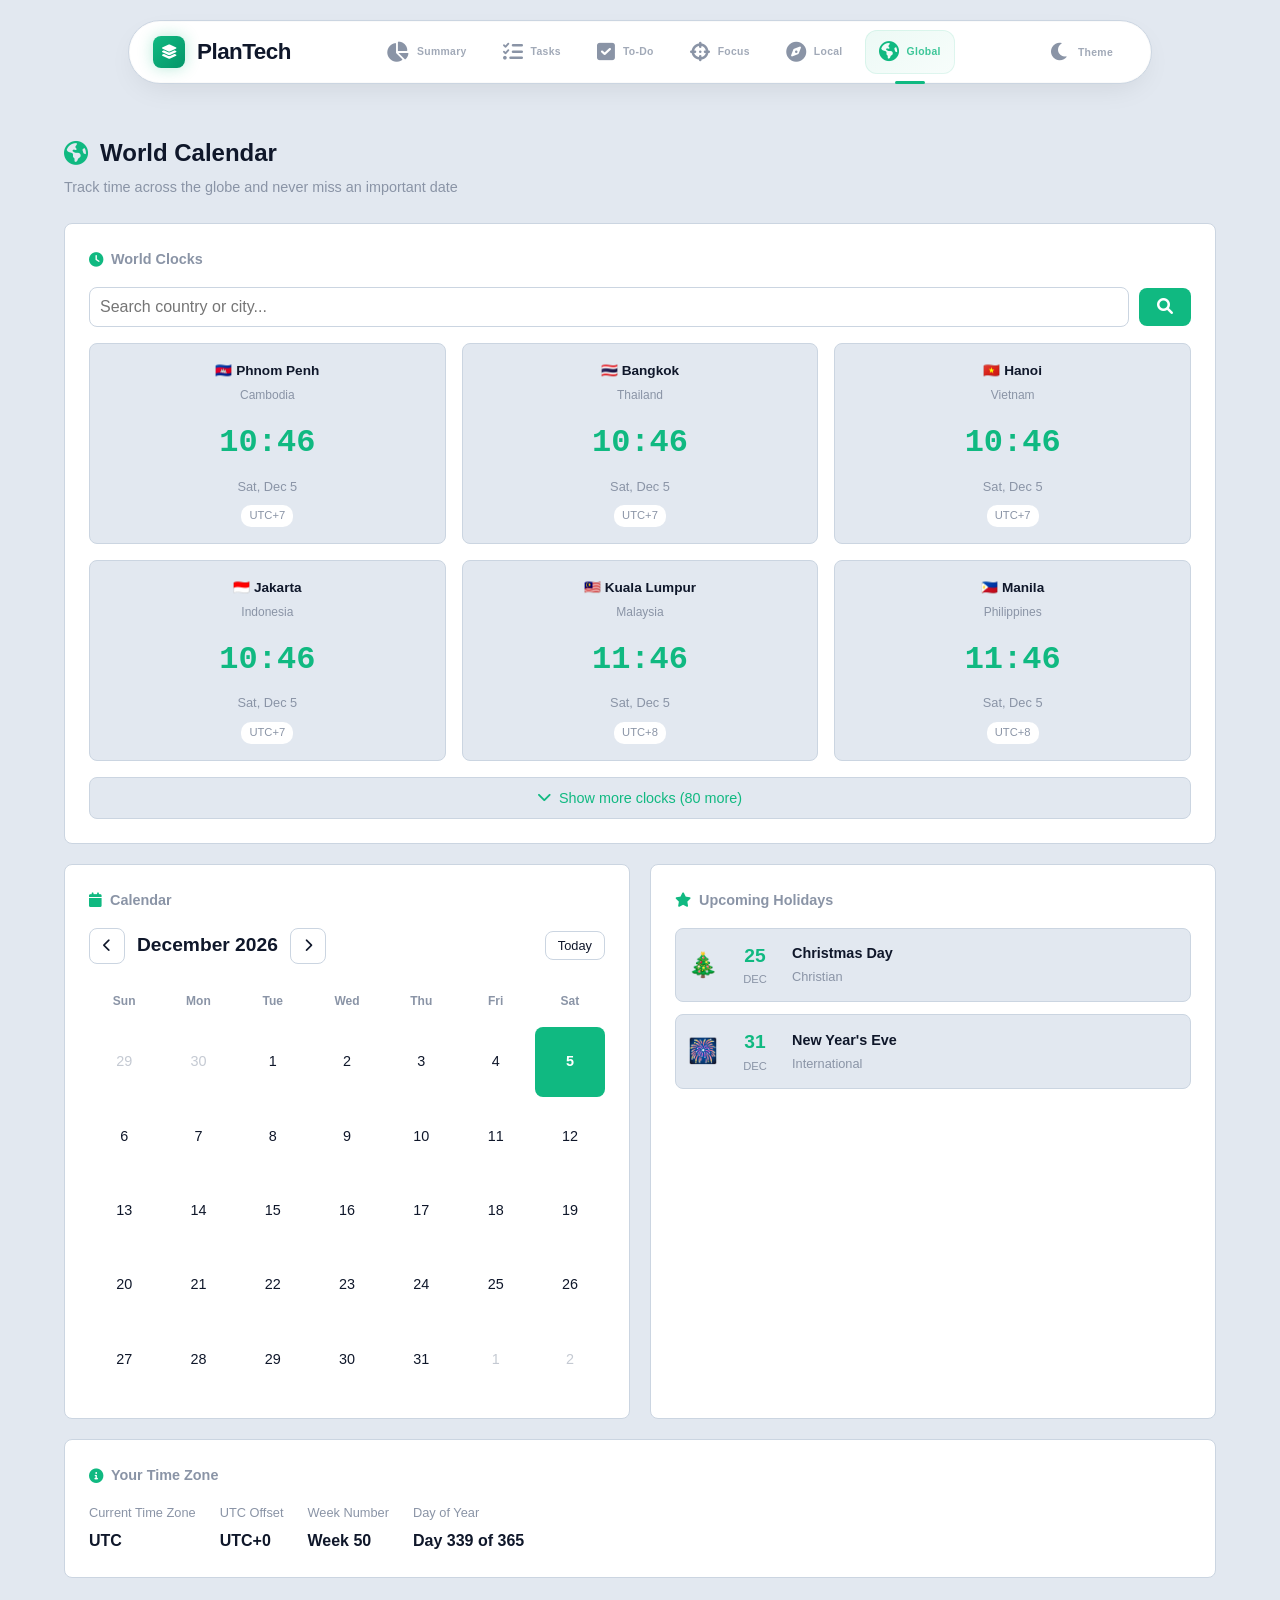
<file: pages/world_calendar.html>
<!DOCTYPE html>
<html lang="en">
<head>
    <meta charset="UTF-8">
    <meta name="viewport" content="width=device-width, initial-scale=1.0">
    <title>World Calendar - UR-Schedule</title>
    <link rel="stylesheet" href="https://cdnjs.cloudflare.com/ajax/libs/font-awesome/6.0.0-beta3/css/all.min.css">
    <link rel="stylesheet" href="../css/style.css">
    <style>
        /* Ultra-Clean Professional Theme Override */
        :root {
            --bg-color: #e2e8f0; 
            --text-color: #0f172a;
            --text-muted: #475569; 
            --card-bg-color: #ffffff;
            --border-color: #cbd5e1; 
            --shadow-sm: 0 2px 5px rgba(0, 0, 0, 0.08); 
            --shadow-md: 0 6px 12px -2px rgba(0, 0, 0, 0.12);
            --radius-md: 8px;
            --radius-lg: 12px;
        }
        [data-theme="dark"] {
            --bg-color: #0f172a;
            --text-color: #f8fafc;
            --card-bg-color: #1e293b;
            --border-color: #334155;
            --text-muted: #94a3b8;
        }

        body {
            background-color: var(--bg-color);
            font-family: 'Inter', -apple-system, sans-serif;
            color: var(--text-color);
        }

        /* World Calendar Specific Styles */
        .world-grid {
            display: grid;
            grid-template-columns: repeat(auto-fit, minmax(300px, 1fr));
            gap: 20px;
            margin-bottom: 20px;
        }

        .world-card {
            background: var(--card-bg-color);
            border-radius: var(--radius-md);
            padding: 24px;
            border: 1px solid var(--border-color);
            transition: all 0.2s ease;
        }

        .world-card:hover {
            border-color: var(--primary-color);
            box-shadow: var(--shadow-hover);
        }

        .card-title {
            font-size: 0.9rem;
            font-weight: 600;
            color: var(--accent-color);
            display: flex;
            align-items: center;
            gap: 8px;
            margin-bottom: 16px;
        }

        .card-title i {
            color: var(--primary-color);
        }

        /* World Clocks */
        .clocks-grid {
            display: grid;
            grid-template-columns: repeat(3, 1fr);
            gap: 16px;
        }

        .clock-item {
            background: var(--bg-color);
            border-radius: var(--radius-sm);
            padding: 16px;
            text-align: center;
            border: 1px solid var(--border-color);
            transition: all 0.2s ease;
        }

        .clock-item.hidden {
            display: none;
        }

        .clock-item:hover {
            border-color: var(--primary-color);
        }

        .show-more-btn {
            display: flex;
            align-items: center;
            justify-content: center;
            gap: 8px;
            width: 100%;
            padding: 12px;
            margin-top: 16px;
            background: var(--bg-color);
            border: 1px solid var(--border-color);
            border-radius: var(--radius-sm);
            color: var(--primary-color);
            font-size: 0.9rem;
            font-weight: 500;
            cursor: pointer;
            transition: all 0.2s ease;
        }

        .show-more-btn:hover {
            background: var(--primary-color);
            color: white;
            border-color: var(--primary-color);
        }

        @media (max-width: 600px) {
            .clocks-grid {
                grid-template-columns: 1fr;
            }
        }

        .clock-city {
            font-size: 0.85rem;
            font-weight: 600;
            color: var(--text-color);
            margin-bottom: 4px;
        }

        .clock-country {
            font-size: 0.75rem;
            color: var(--accent-color);
            margin-bottom: 12px;
        }

        .clock-time {
            font-size: 2rem;
            font-weight: 700;
            color: var(--primary-color);
            font-family: 'SF Mono', 'Monaco', 'Consolas', monospace;
        }

        .clock-date {
            font-size: 0.8rem;
            color: var(--accent-color);
            margin-top: 8px;
        }

        .clock-offset {
            font-size: 0.7rem;
            color: var(--accent-color);
            background: var(--card-bg-color);
            padding: 2px 8px;
            border-radius: 10px;
            display: inline-block;
            margin-top: 8px;
        }

        /* Calendar Section */
        .calendar-header {
            display: flex;
            align-items: center;
            justify-content: space-between;
            margin-bottom: 20px;
        }

        .calendar-nav {
            display: flex;
            align-items: center;
            gap: 12px;
        }

        .calendar-nav button {
            width: 36px;
            height: 36px;
            border-radius: var(--radius-sm);
            border: 1px solid var(--border-color);
            background: var(--card-bg-color);
            color: var(--text-color);
            cursor: pointer;
            display: flex;
            align-items: center;
            justify-content: center;
            transition: all 0.2s ease;
        }

        .calendar-nav button:hover {
            border-color: var(--primary-color);
            color: var(--primary-color);
        }

        .calendar-month-year {
            font-size: 1.2rem;
            font-weight: 600;
            color: var(--text-color);
        }

        .calendar-weekdays {
            display: grid;
            grid-template-columns: repeat(7, 1fr);
            gap: 4px;
            margin-bottom: 8px;
        }

        .calendar-weekday {
            text-align: center;
            font-size: 0.75rem;
            font-weight: 600;
            color: var(--accent-color);
            padding: 8px 0;
        }

        .calendar-days {
            display: grid;
            grid-template-columns: repeat(7, 1fr);
            gap: 4px;
        }

        .calendar-day {
            aspect-ratio: 1;
            display: flex;
            align-items: center;
            justify-content: center;
            font-size: 0.9rem;
            border-radius: var(--radius-sm);
            cursor: pointer;
            transition: all 0.2s ease;
            color: var(--text-color);
        }

        .calendar-day:hover {
            background: var(--bg-color);
        }

        .calendar-day.other-month {
            color: var(--accent-color);
            opacity: 0.5;
        }

        .calendar-day.today {
            background: var(--primary-color);
            color: white;
            font-weight: 600;
        }

        .calendar-day.selected {
            border: 2px solid var(--primary-color);
        }

        .calendar-day.has-event::after {
            content: '';
            position: absolute;
            bottom: 4px;
            width: 4px;
            height: 4px;
            border-radius: 50%;
            background: var(--primary-color);
        }

        /* Holidays List */
        .holidays-list {
            display: flex;
            flex-direction: column;
            gap: 12px;
        }

        .holiday-item {
            display: flex;
            align-items: center;
            gap: 12px;
            padding: 12px;
            background: var(--bg-color);
            border-radius: var(--radius-sm);
            border: 1px solid var(--border-color);
        }

        .holiday-date {
            min-width: 50px;
            text-align: center;
        }

        .holiday-day {
            font-size: 1.2rem;
            font-weight: 700;
            color: var(--primary-color);
        }

        .holiday-month {
            font-size: 0.7rem;
            color: var(--accent-color);
            text-transform: uppercase;
        }

        .holiday-info h4 {
            font-size: 0.9rem;
            font-weight: 600;
            color: var(--text-color);
            margin-bottom: 2px;
        }

        .holiday-info p {
            font-size: 0.8rem;
            color: var(--accent-color);
        }

        .holiday-flag {
            font-size: 1.5rem;
        }

        /* Quick Time Zones */
        .timezone-converter {
            display: flex;
            flex-direction: column;
            gap: 16px;
        }

        .converter-input {
            display: flex;
            gap: 12px;
            align-items: center;
        }

        .converter-input input {
            flex: 1;
            padding: 12px;
            border: 1px solid var(--border-color);
            border-radius: var(--radius-sm);
            background: var(--bg-color);
            color: var(--text-color);
            font-size: 0.9rem;
        }

        .converter-input select {
            padding: 12px;
            border: 1px solid var(--border-color);
            border-radius: var(--radius-sm);
            background: var(--bg-color);
            color: var(--text-color);
            font-size: 0.9rem;
        }

        /* Page Header */
        .page-header {
            margin-bottom: 24px;
        }

        .page-header h1 {
            font-size: 1.5rem;
            font-weight: 700;
            color: var(--text-color);
            display: flex;
            align-items: center;
            gap: 12px;
        }

        .page-header h1 i {
            color: var(--primary-color);
        }

        .page-header p {
            color: var(--accent-color);
            font-size: 0.9rem;
            margin-top: 4px;
        }
    </style>
    <script src="../js/theme-sync.js"></script>
</head>
<body>
    <!-- Layered Sidebar Nav -->
    <aside class="sidebar" id="sidebar">
        <a href="homepage.html" class="sidebar-logo" title="Back to Home">
            <i><div class="fas fa-layer-group"></div></i>
            PlanTech
        </a>
        <nav class="sidebar-nav">
            <a href="dashboard.html" class="sidebar-tab" title="Overview Dashboard">
                <i class="fas fa-chart-pie"></i>
                <span>Summary</span>
            </a>
            <a href="schedule.html" class="sidebar-tab" title="Task Manager">
                <i class="fas fa-list-check"></i>
                <span>Tasks</span>
            </a>
            <a href="todo.html" class="sidebar-tab" title="To-Do List">
                <i class="fas fa-check-square"></i>
                <span>To-Do</span>
            </a>
            <a href="timer.html" class="sidebar-tab" title="Focus Timer">
                <i class="fas fa-crosshairs"></i>
                <span>Focus</span>
            </a>
            <a href="khmer_calendar.html" class="sidebar-tab" title="Local Calendar">
                <i class="fas fa-compass"></i>
                <span>Local</span>
            </a>
            <a href="world_calendar.html" class="sidebar-tab active" title="Global Time">
                <i class="fas fa-globe-americas"></i>
                <span>Global</span>
            </a>
        </nav>
        <div class="sidebar-bottom">
            <button id="dark-mode-toggle" class="sidebar-tab" title="Toggle Theme">
                <i class="fas fa-moon"></i>
                <span>Theme</span>
            </button>
            <a href="#" class="sidebar-tab" title="Settings" style="display: none;">
                <i class="fas fa-cog"></i>
                <span>Config</span>
            </a>
        </div>
    </aside>

    <!-- Main Content -->
    <div class="main-wrapper">
        <main style="padding: 24px 0;">
            <div class="container">
                <!-- Page Header -->
                <div class="page-header">
                    <h1><i class="fas fa-globe-americas"></i> World Calendar</h1>
                    <p>Track time across the globe and never miss an important date</p>
                </div>

                <!-- World Clocks -->
                <div class="world-card" style="margin-bottom: 20px;">
                    <div class="card-title">
                        <i class="fas fa-clock"></i> World Clocks
                    </div>
                    <div style="display: flex; gap: 10px; margin-bottom: 16px; align-items: center; flex-wrap: wrap;">
                        <input id="clock-search" type="text" placeholder="Search country or city..." style="flex:1; min-width:180px; padding: 10px; border-radius: 8px; border: 1px solid var(--border-color); font-size: 1rem;">
                        <button id="clock-search-btn" style="padding: 10px 18px; border-radius: 8px; border: none; background: var(--primary-color); color: #fff; font-size: 1rem; cursor: pointer;">
                            <i class="fas fa-search"></i>
                        </button>
                    </div>
                    <div class="clocks-grid" id="clocks-container">
                        <!-- Clocks will be generated by JavaScript -->
                    </div>
                    <button class="show-more-btn" id="show-more-clocks" onclick="toggleClocks()">
                        <i class="fas fa-chevron-down"></i>
                        <span>Show more clocks (20 more)</span>
                    </button>
                </div>

                <!-- Calendar and Holidays Grid -->
                <div class="world-grid">
                    <!-- Calendar -->
                    <div class="world-card">
                        <div class="card-title">
                            <i class="fas fa-calendar"></i> Calendar
                        </div>
                        <div class="calendar-header">
                            <div class="calendar-nav">
                                <button onclick="prevMonth()"><i class="fas fa-chevron-left"></i></button>
                                <span class="calendar-month-year" id="calendar-month-year">January 2026</span>
                                <button onclick="nextMonth()"><i class="fas fa-chevron-right"></i></button>
                            </div>
                            <button onclick="goToToday()" style="padding: 6px 12px; border-radius: var(--radius-sm); border: 1px solid var(--border-color); background: var(--card-bg-color); color: var(--text-color); cursor: pointer; font-size: 0.8rem;">Today</button>
                        </div>
                        <div class="calendar-weekdays">
                            <div class="calendar-weekday">Sun</div>
                            <div class="calendar-weekday">Mon</div>
                            <div class="calendar-weekday">Tue</div>
                            <div class="calendar-weekday">Wed</div>
                            <div class="calendar-weekday">Thu</div>
                            <div class="calendar-weekday">Fri</div>
                            <div class="calendar-weekday">Sat</div>
                        </div>
                        <div class="calendar-days" id="calendar-days">
                            <!-- Days will be generated by JavaScript -->
                        </div>
                    </div>

                    <!-- Upcoming Holidays -->
                    <div class="world-card">
                        <div class="card-title">
                            <i class="fas fa-star"></i> Upcoming Holidays
                        </div>
                        <div class="holidays-list" id="holidays-list">
                            <!-- Holidays will be generated by JavaScript -->
                        </div>
                    </div>
                </div>

                <!-- Time Zone Info -->
                <div class="world-card">
                    <div class="card-title">
                        <i class="fas fa-info-circle"></i> Your Time Zone
                    </div>
                    <div style="display: flex; gap: 24px; flex-wrap: wrap;">
                        <div>
                            <div style="font-size: 0.8rem; color: var(--accent-color); margin-bottom: 4px;">Current Time Zone</div>
                            <div style="font-size: 1rem; font-weight: 600; color: var(--text-color);" id="local-timezone">Loading...</div>
                        </div>
                        <div>
                            <div style="font-size: 0.8rem; color: var(--accent-color); margin-bottom: 4px;">UTC Offset</div>
                            <div style="font-size: 1rem; font-weight: 600; color: var(--text-color);" id="utc-offset">Loading...</div>
                        </div>
                        <div>
                            <div style="font-size: 0.8rem; color: var(--accent-color); margin-bottom: 4px;">Week Number</div>
                            <div style="font-size: 1rem; font-weight: 600; color: var(--text-color);" id="week-number">Loading...</div>
                        </div>
                        <div>
                            <div style="font-size: 0.8rem; color: var(--accent-color); margin-bottom: 4px;">Day of Year</div>
                            <div style="font-size: 1rem; font-weight: 600; color: var(--text-color);" id="day-of-year">Loading...</div>
                        </div>
                    </div>
                </div>
            </div>
        </main>
    </div>

    <script>
                // --- Search functionality for world clocks ---
                let clockSearchTerm = '';
                function filterClocks() {
                    const term = clockSearchTerm.trim().toLowerCase();
                    const items = document.querySelectorAll('.clock-item');
                    let anyVisible = false;
                    items.forEach(item => {
                        const city = item.querySelector('.clock-city').textContent.toLowerCase();
                        const country = item.querySelector('.clock-country').textContent.toLowerCase();
                        if (!term || city.includes(term) || country.includes(term)) {
                            item.style.display = '';
                            anyVisible = true;
                        } else {
                            item.style.display = 'none';
                        }
                    });
                    // Optionally, hide show-more button if search is active
                    const showMoreBtn = document.getElementById('show-more-clocks');
                    if (showMoreBtn) showMoreBtn.style.display = term ? 'none' : '';
                }
                document.addEventListener('DOMContentLoaded', function() {
                    const searchInput = document.getElementById('clock-search');
                    const searchBtn = document.getElementById('clock-search-btn');
                    if (searchInput) {
                        searchInput.addEventListener('input', function(e) {
                            clockSearchTerm = e.target.value;
                            filterClocks();
                        });
                        searchInput.addEventListener('keypress', function(e) {
                            if (e.key === 'Enter') {
                                clockSearchTerm = searchInput.value;
                                filterClocks();
                            }
                        });
                    }
                    if (searchBtn) {
                        searchBtn.addEventListener('click', function() {
                            clockSearchTerm = searchInput.value;
                            filterClocks();
                        });
                    }
                    
                    const darkToggleBtn = document.getElementById('dark-mode-toggle');
                    if (darkToggleBtn) {
                        darkToggleBtn.addEventListener('click', toggleTheme);
                    }
                });

        // Theme handling
        function updateThemeIcon(theme) {
            const icon = document.querySelector('#dark-mode-toggle i');
            if (icon) {
                icon.className = theme === 'dark' ? 'fas fa-sun' : 'fas fa-moon';
            }
        }

        function toggleTheme() {
            const isDark = document.documentElement.getAttribute('data-theme') === 'dark';
            if (isDark) {
                document.documentElement.removeAttribute('data-theme');
                updateThemeIcon('light');
                localStorage.setItem('theme', 'light');
            } else {
                document.documentElement.setAttribute('data-theme', 'dark');
                updateThemeIcon('dark');
                localStorage.setItem('theme', 'dark');
            }
        }

        // Load saved theme
        document.addEventListener('DOMContentLoaded', () => {
            if (localStorage.getItem('theme') === 'dark') {
                document.documentElement.setAttribute('data-theme', 'dark');
                updateThemeIcon('dark');
            }
            
            let colorTheme = localStorage.getItem('colorTheme') || 'default';
            document.documentElement.setAttribute('data-color', colorTheme);

            window.addEventListener('storage', (e) => {
                if (e.key === 'theme') {
                    if (e.newValue === 'dark') {
                        document.documentElement.setAttribute('data-theme', 'dark');
                        updateThemeIcon('dark');
                    } else {
                        document.documentElement.removeAttribute('data-theme');
                        updateThemeIcon('light');
                    }
                }
                if (e.key === 'colorTheme') {
                    colorTheme = e.newValue || 'default';
                    document.documentElement.setAttribute('data-color', colorTheme);
                }
            });
        });

        // World Clock Data - Comprehensive List
        const worldClocks = [
            // Asia
            { city: 'Phnom Penh', country: 'Cambodia', timezone: 'Asia/Phnom_Penh', flag: '🇰🇭' },
            { city: 'Bangkok', country: 'Thailand', timezone: 'Asia/Bangkok', flag: '🇹🇭' },
            { city: 'Hanoi', country: 'Vietnam', timezone: 'Asia/Ho_Chi_Minh', flag: '🇻🇳' },
            { city: 'Jakarta', country: 'Indonesia', timezone: 'Asia/Jakarta', flag: '🇮🇩' },
            { city: 'Kuala Lumpur', country: 'Malaysia', timezone: 'Asia/Kuala_Lumpur', flag: '🇲🇾' },
            { city: 'Manila', country: 'Philippines', timezone: 'Asia/Manila', flag: '🇵🇭' },
            { city: 'Singapore', country: 'Singapore', timezone: 'Asia/Singapore', flag: '🇸🇬' },
            { city: 'Tokyo', country: 'Japan', timezone: 'Asia/Tokyo', flag: '🇯🇵' },
            { city: 'Seoul', country: 'South Korea', timezone: 'Asia/Seoul', flag: '🇰🇷' },
            { city: 'Beijing', country: 'China', timezone: 'Asia/Shanghai', flag: '🇨🇳' },
            { city: 'Taipei', country: 'Taiwan', timezone: 'Asia/Taipei', flag: '🇹🇼' },
            { city: 'Hong Kong', country: 'Hong Kong', timezone: 'Asia/Hong_Kong', flag: '🇭🇰' },
            { city: 'Dubai', country: 'UAE', timezone: 'Asia/Dubai', flag: '🇦🇪' },
            { city: 'Riyadh', country: 'Saudi Arabia', timezone: 'Asia/Riyadh', flag: '🇸🇦' },
            { city: 'Doha', country: 'Qatar', timezone: 'Asia/Qatar', flag: '🇶🇦' },
            { city: 'Tehran', country: 'Iran', timezone: 'Asia/Tehran', flag: '🇮🇷' },
            { city: 'Tel Aviv', country: 'Israel', timezone: 'Asia/Jerusalem', flag: '🇮🇱' },
            { city: 'Amman', country: 'Qatar', timezone: 'Asia/Amman', flag: '🇯🇴' },
            { city: 'Mumbai', country: 'India', timezone: 'Asia/Kolkata', flag: '🇮🇳' },
            { city: 'Islamabad', country: 'Pakistan', timezone: 'Asia/Karachi', flag: '🇵🇰' },
            { city: 'Dhaka', country: 'Bangladesh', timezone: 'Asia/Dhaka', flag: '🇧🇩' },
            { city: 'Colombo', country: 'Sri Lanka', timezone: 'Asia/Colombo', flag: '🇱🇰' },
            { city: 'Kathmandu', country: 'Nepal', timezone: 'Asia/Kathmandu', flag: '🇳🇵' },
            { city: 'Kabul', country: 'Nepal', timezone: 'Asia/Kabul', flag: '🇦🇫' },

            // Europe
            { city: 'London', country: 'UK', timezone: 'Europe/London', flag: '🇬🇧' },
            { city: 'Edinburgh', country: 'UK', timezone: 'Europe/London', flag: '🏴󠁧󠁢󠁳󠁣󠁴󠁿' },
            { city: 'Paris', country: 'France', timezone: 'Europe/Paris', flag: '🇫🇷' },
            { city: 'Berlin', country: 'Germany', timezone: 'Europe/Berlin', flag: '🇩🇪' },
            { city: 'Rome', country: 'Italy', timezone: 'Europe/Rome', flag: '🇮🇹' },
            { city: 'Madrid', country: 'Spain', timezone: 'Europe/Madrid', flag: '🇪🇸' },
            { city: 'Amsterdam', country: 'Netherlands', timezone: 'Europe/Amsterdam', flag: '🇳🇱' },
            { city: 'Brussels', country: 'Belgium', timezone: 'Europe/Brussels', flag: '🇧🇪' },
            { city: 'Vienna', country: 'Austria', timezone: 'Europe/Vienna', flag: '🇦🇹' },
            { city: 'Zurich', country: 'Switzerland', timezone: 'Europe/Zurich', flag: '🇨🇭' },
            { city: 'Stockholm', country: 'Sweden', timezone: 'Europe/Stockholm', flag: '🇸🇪' },
            { city: 'Oslo', country: 'Norway', timezone: 'Europe/Oslo', flag: '🇳🇴' },
            { city: 'Copenhagen', country: 'Denmark', timezone: 'Europe/Copenhagen', flag: '🇩🇰' },
            { city: 'Helsinki', country: 'Finland', timezone: 'Europe/Helsinki', flag: '🇫🇮' },
            { city: 'Dublin', country: 'Ireland', timezone: 'Europe/Dublin', flag: '🇮🇪' },
            { city: 'Lisbon', country: 'Ireland', timezone: 'Europe/Lisbon', flag: '🇵🇹' },
            { city: 'Warsaw', country: 'Poland', timezone: 'Europe/Warsaw', flag: '🇵🇱' },
            { city: 'Prague', country: 'Czech', timezone: 'Europe/Prague', flag: '🇨🇿' },
            { city: 'Budapest', country: 'Hungary', timezone: 'Europe/Budapest', flag: '🇭🇺' },
            { city: 'Athens', country: 'Greece', timezone: 'Europe/Athens', flag: '🇬🇷' },
            { city: 'Istanbul', country: 'Turkey', timezone: 'Europe/Istanbul', flag: '🇹🇷' },
            { city: 'Moscow', country: 'Russia', timezone: 'Europe/Moscow', flag: '🇷🇺' },
            { city: 'Kyiv', country: 'Ukraine', timezone: 'Europe/Kyiv', flag: '🇺🇦' },

            // North America
            { city: 'New York', country: 'USA', timezone: 'America/New_York', flag: '🇺🇸' },
            { city: 'Washington D.C.', country: 'USA', timezone: 'America/New_York', flag: '🇺🇸' },
            { city: 'Los Angeles', country: 'USA', timezone: 'America/Los_Angeles', flag: '🇺🇸' },
            { city: 'California', country: 'USA', timezone: 'America/Los_Angeles', flag: '🇺🇸' },
            { city: 'San Francisco', country: 'USA', timezone: 'America/Los_Angeles', flag: '🇺🇸' },
            { city: 'Chicago', country: 'USA', timezone: 'America/Chicago', flag: '🇺🇸' },
            { city: 'Houston', country: 'USA', timezone: 'America/Chicago', flag: '🇺🇸' },
            { city: 'Phoenix', country: 'USA', timezone: 'America/Phoenix', flag: '🇺🇸' },
            { city: 'Denver', country: 'USA', timezone: 'America/Denver', flag: '🇺🇸' },
            { city: 'Miami', country: 'USA', timezone: 'America/Chicago', flag: '🇺🇸' },
            { city: 'Seattle', country: 'USA', timezone: 'America/Los_Angeles', flag: '🇺🇸' },
            { city: 'Toronto', country: 'Canada', timezone: 'America/Toronto', flag: '🇨🇦' },
            { city: 'Vancouver', country: 'Canada', timezone: 'America/Vancouver', flag: '🇨🇦' },
            { city: 'Montreal', country: 'Canada', timezone: 'America/Toronto', flag: '🇨🇦' },
            { city: 'Mexico City', country: 'Mexico', timezone: 'America/Mexico_City', flag: '🇲🇽' },
            { city: 'Havana', country: 'Cuba', timezone: 'America/Havana', flag: '🇨🇺' },

            // South America
            { city: 'São Paulo', country: 'Brazil', timezone: 'America/Sao_Paulo', flag: '🇧🇷' },
            { city: 'Rio de Janeiro', country: 'Brazil', timezone: 'America/Sao_Paulo', flag: '🇧🇷' },
            { city: 'Buenos Aires', country: 'Argentina', timezone: 'America/Argentina/Buenos_Aires', flag: '🇦🇷' },
            { city: 'Bogotá', country: 'Colombia', timezone: 'America/Bogota', flag: '🇨🇴' },
            { city: 'Lima', country: 'Peru', timezone: 'America/Lima', flag: '🇵🇪' },
            { city: 'Santiago', country: 'Chile', timezone: 'America/Santiago', flag: '🇨🇱' },
            { city: 'Caracas', country: 'Venezuela', timezone: 'America/Caracas', flag: '🇻🇪' },
            { city: 'Quito', country: 'Colombia', timezone: 'America/Guayaquil', flag: '🇪🇨' },

            // Africa
            { city: 'Cairo', country: 'Egypt', timezone: 'Africa/Cairo', flag: '🇪🇬' },
            { city: 'Johannesburg', country: 'South Africa', timezone: 'Africa/Johannesburg', flag: '🇿🇦' },
            { city: 'Cape Town', country: 'South Africa', timezone: 'Africa/Johannesburg', flag: '🇿🇦' },
            { city: 'Lagos', country: 'Nigeria', timezone: 'Africa/Lagos', flag: '🇳🇬' },
            { city: 'Nairobi', country: 'Kenya', timezone: 'Africa/Nairobi', flag: '🇰🇪' },
            { city: 'Casablanca', country: 'Morocco', timezone: 'Africa/Casablanca', flag: '🇲🇦' },
            { city: 'Addis Ababa', country: 'Ethiopia', timezone: 'Africa/Addis_Ababa', flag: '🇪🇹' },
            { city: 'Accra', country: 'Ghana', timezone: 'Africa/Accra', flag: '🇬🇭' },

            // Oceania
            { city: 'Sydney', country: 'Australia', timezone: 'Australia/Sydney', flag: '🇦🇺' },
            { city: 'Melbourne', country: 'Australia', timezone: 'Australia/Melbourne', flag: '🇦🇺' },
            { city: 'Brisbane', country: 'Australia', timezone: 'Australia/Brisbane', flag: '🇦🇺' },
            { city: 'Perth', country: 'Australia', timezone: 'Australia/Perth', flag: '🇦🇺' },
            { city: 'Auckland', country: 'New Zealand', timezone: 'Pacific/Auckland', flag: '🇳🇿' },
            { city: 'Wellington', country: 'New Zealand', timezone: 'Pacific/Auckland', flag: '🇳🇿' },
            { city: 'Suva', country: 'Fiji', timezone: 'Pacific/Fiji', flag: '🇫🇯' }
        ];

        // International Holidays 2026
        const holidays = [
            { date: '2026-01-01', name: 'New Year\'s Day', type: 'International', flag: '🌍' },
            { date: '2026-01-26', name: 'Australia Day', type: 'Australia', flag: '🇦🇺' },
            { date: '2026-02-14', name: 'Valentine\'s Day', type: 'International', flag: '❤️' },
            { date: '2026-02-17', name: 'Chinese New Year', type: 'Asia', flag: '🧧' },
            { date: '2026-03-17', name: 'St. Patrick\'s Day', type: 'Ireland', flag: '🇮🇪' },
            { date: '2026-04-05', name: 'Easter Sunday', type: 'Christian', flag: '🐰' },
            { date: '2026-05-01', name: 'International Workers\' Day', type: 'International', flag: '👷' },
            { date: '2026-05-10', name: 'Mother\'s Day', type: 'International', flag: '💐' },
            { date: '2026-06-21', name: 'Father\'s Day', type: 'International', flag: '👔' },
            { date: '2026-07-04', name: 'Independence Day', type: 'United States', flag: '🇺🇸' },
            { date: '2026-07-14', name: 'Bastille Day', type: 'France', flag: '🇫🇷' },
            { date: '2026-10-31', name: 'Halloween', type: 'International', flag: '🎃' },
            { date: '2026-11-26', name: 'Thanksgiving', type: 'United States', flag: '🦃' },
            { date: '2026-12-25', name: 'Christmas Day', type: 'Christian', flag: '🎄' },
            { date: '2026-12-31', name: 'New Year\'s Eve', type: 'International', flag: '🎆' }
        ];

        // Render World Clocks
        let clocksExpanded = false;
        const initialClocksCount = 6;

        function renderClocks() {
            const container = document.getElementById('clocks-container');
            container.innerHTML = worldClocks.map((clock, index) => `
                <div class="clock-item${index >= initialClocksCount && !clocksExpanded ? ' hidden' : ''}" data-index="${index}">
                    <div class="clock-city">${clock.flag} ${clock.city}</div>
                    <div class="clock-country">${clock.country}</div>
                    <div class="clock-time" id="clock-${clock.timezone.replace(/\//g, '-')}">${getTimeForTimezone(clock.timezone)}</div>
                    <div class="clock-date">${getDateForTimezone(clock.timezone)}</div>
                    <div class="clock-offset">${getOffsetForTimezone(clock.timezone)}</div>
                </div>
            `).join('');
            updateShowMoreButton();
        }

        function toggleClocks() {
            clocksExpanded = !clocksExpanded;
            const items = document.querySelectorAll('.clock-item');
            items.forEach((item, index) => {
                if (index >= initialClocksCount) {
                    item.classList.toggle('hidden', !clocksExpanded);
                }
            });
            updateShowMoreButton();
        }

        function updateShowMoreButton() {
            const btn = document.getElementById('show-more-clocks');
            const hiddenCount = worldClocks.length - initialClocksCount;
            if (clocksExpanded) {
                btn.innerHTML = '<i class="fas fa-chevron-up"></i><span>Show less</span>';
            } else {
                btn.innerHTML = `<i class="fas fa-chevron-down"></i><span>Show more clocks (${hiddenCount} more)</span>`;
            }
        }

        function getTimeForTimezone(timezone) {
            return new Date().toLocaleTimeString('en-US', {
                timeZone: timezone,
                hour: '2-digit',
                minute: '2-digit',
                hour12: false
            });
        }

        function getDateForTimezone(timezone) {
            return new Date().toLocaleDateString('en-US', {
                timeZone: timezone,
                weekday: 'short',
                month: 'short',
                day: 'numeric'
            });
        }

        function getOffsetForTimezone(timezone) {
            const now = new Date();
            const utc = new Date(now.toLocaleString('en-US', { timeZone: 'UTC' }));
            const tz = new Date(now.toLocaleString('en-US', { timeZone: timezone }));
            const diff = (tz - utc) / (1000 * 60 * 60);
            const sign = diff >= 0 ? '+' : '';
            return `UTC${sign}${diff}`;
        }

        function updateClocks() {
            worldClocks.forEach(clock => {
                const el = document.getElementById(`clock-${clock.timezone.replace(/\//g, '-')}`);
                if (el) {
                    el.textContent = getTimeForTimezone(clock.timezone);
                }
            });
        }

        // Calendar
        let currentDate = new Date();
        let currentMonth = currentDate.getMonth();
        let currentYear = currentDate.getFullYear();

        function renderCalendar() {
            const monthNames = ['January', 'February', 'March', 'April', 'May', 'June',
                'July', 'August', 'September', 'October', 'November', 'December'];

            document.getElementById('calendar-month-year').textContent = 
                `${monthNames[currentMonth]} ${currentYear}`;

            const firstDay = new Date(currentYear, currentMonth, 1).getDay();
            const daysInMonth = new Date(currentYear, currentMonth + 1, 0).getDate();
            const daysInPrevMonth = new Date(currentYear, currentMonth, 0).getDate();

            const today = new Date();
            const container = document.getElementById('calendar-days');
            let html = '';

            // Previous month days
            for (let i = firstDay - 1; i >= 0; i--) {
                html += `<div class="calendar-day other-month">${daysInPrevMonth - i}</div>`;
            }

            // Current month days
            for (let day = 1; day <= daysInMonth; day++) {
                const isToday = day === today.getDate() && 
                               currentMonth === today.getMonth() && 
                               currentYear === today.getFullYear();
                html += `<div class="calendar-day${isToday ? ' today' : ''}">${day}</div>`;
            }

            // Next month days
            const totalCells = firstDay + daysInMonth;
            const remainingCells = totalCells <= 35 ? 35 - totalCells : 42 - totalCells;
            for (let i = 1; i <= remainingCells; i++) {
                html += `<div class="calendar-day other-month">${i}</div>`;
            }

            container.innerHTML = html;
        }

        function prevMonth() {
            currentMonth--;
            if (currentMonth < 0) {
                currentMonth = 11;
                currentYear--;
            }
            renderCalendar();
        }

        function nextMonth() {
            currentMonth++;
            if (currentMonth > 11) {
                currentMonth = 0;
                currentYear++;
            }
            renderCalendar();
        }

        function goToToday() {
            const today = new Date();
            currentMonth = today.getMonth();
            currentYear = today.getFullYear();
            renderCalendar();
        }

        // Render Holidays
        function renderHolidays() {
            const today = new Date();
            today.setHours(0, 0, 0, 0);

            const upcomingHolidays = holidays
                .filter(h => new Date(h.date) >= today)
                .slice(0, 5);

            const container = document.getElementById('holidays-list');
            container.innerHTML = upcomingHolidays.map(holiday => {
                const date = new Date(holiday.date);
                const monthNames = ['Jan', 'Feb', 'Mar', 'Apr', 'May', 'Jun',
                    'Jul', 'Aug', 'Sep', 'Oct', 'Nov', 'Dec'];
                return `
                    <div class="holiday-item">
                        <div class="holiday-flag">${holiday.flag}</div>
                        <div class="holiday-date">
                            <div class="holiday-day">${date.getDate()}</div>
                            <div class="holiday-month">${monthNames[date.getMonth()]}</div>
                        </div>
                        <div class="holiday-info">
                            <h4>${holiday.name}</h4>
                            <p>${holiday.type}</p>
                        </div>
                    </div>
                `;
            }).join('');
        }

        // Time Zone Info
        function updateTimezoneInfo() {
            const now = new Date();
            
            // Timezone name
            let timezone = Intl.DateTimeFormat().resolvedOptions().timeZone;
            if (timezone === 'Asia/Bangkok' || timezone === 'Asia/Saigon') {
                // Manually map Indochina Time to Phnom Penh
                timezone = 'Asia/Phnom_Penh';
            }
            document.getElementById('local-timezone').textContent = timezone;

            // UTC Offset
            const offset = -now.getTimezoneOffset() / 60;
            const sign = offset >= 0 ? '+' : '';
            document.getElementById('utc-offset').textContent = `UTC${sign}${offset}`;

            // Week number
            const startOfYear = new Date(now.getFullYear(), 0, 1);
            const weekNo = Math.ceil((((now - startOfYear) / 86400000) + startOfYear.getDay() + 1) / 7);
            document.getElementById('week-number').textContent = `Week ${weekNo}`;

            // Day of year
            const dayOfYear = Math.floor((now - startOfYear) / 86400000) + 1;
            document.getElementById('day-of-year').textContent = `Day ${dayOfYear} of 365`;
        }

        // Initialize
        renderClocks();
        renderCalendar();
        renderHolidays();
        updateTimezoneInfo();

        // Update clocks every second
        setInterval(updateClocks, 1000);
    </script>
</body>
</html>
</file>
<file: css/style.css>
/* Mobile Sidebar Toggle Button */


@import url('https://fonts.googleapis.com/css2?family=Space+Grotesk:wght@300;400;500;600;700&display=swap');

:root {
    /* Clean, minimal color palette */
    --bg-color: #f5f7fa;
    --text-color: #1a1a2e;
    --card-bg-color: #ffffff;
    --border-color: #e8ecf1;
    --primary-color: #10b981;
    --primary-hover: #059669;
    --accent-color: #8a94a6;
    --current-highlight: rgba(16, 185, 129, 0.08);
    --shadow: 0 2px 8px rgba(0, 0, 0, 0.04);
    --shadow-hover: 0 8px 24px rgba(0, 0, 0, 0.08);
    --transition-speed: 0.25s;
    --danger-color: #ef4444;
    --success-color: #22c55e;
    --warning-color: #f59e0b;
    --radius-sm: 8px;
    --radius-md: 12px;
    --radius-lg: 16px;
}

/* Color Themes */
[data-color="blue"] {
    --primary-color: #3b82f6;
    --primary-hover: #2563eb;
    --current-highlight: rgba(59, 130, 246, 0.08);
}

[data-color="green"] {
    --primary-color: #22c55e;
    --primary-hover: #16a34a;
    --current-highlight: rgba(34, 197, 94, 0.08);
}

[data-color="purple"] {
    --primary-color: #8b5cf6;
    --primary-hover: #7c3aed;
    --current-highlight: rgba(139, 92, 246, 0.08);
}

[data-color="orange"] {
    --primary-color: #f97316;
    --primary-hover: #ea580c;
    --current-highlight: rgba(249, 115, 22, 0.08);
}

[data-color="pink"] {
    --primary-color: #ec4899;
    --primary-hover: #db2777;
    --current-highlight: rgba(236, 72, 153, 0.08);
}

[data-color="rose"] {
    --primary-color: #f43f5e;
    --primary-hover: #e11d48;
    --current-highlight: rgba(244, 63, 94, 0.08);
}

[data-color="yellow"] {
    --primary-color: #eab308;
    --primary-hover: #ca8a04;
    --current-highlight: rgba(234, 179, 8, 0.08);
}

[data-color="teal"] {
    --primary-color: #14b8a6;
    --primary-hover: #0d9488;
    --current-highlight: rgba(20, 184, 166, 0.08);
}

[data-color="cyan"] {
    --primary-color: #06b6d4;
    --primary-hover: #0891b2;
    --current-highlight: rgba(6, 182, 212, 0.08);
}

[data-color="indigo"] {
    --primary-color: #6366f1;
    --primary-hover: #4f46e5;
    --current-highlight: rgba(99, 102, 241, 0.08);
}

[data-theme="dark"] {
    --bg-color: #0f0f12;
    --text-color: #f0f0f5;
    --card-bg-color: #1a1a22;
    --border-color: #2a2a35;
    --accent-color: #6b7280;
    --shadow: 0 2px 8px rgba(0, 0, 0, 0.3);
    --shadow-hover: 0 8px 24px rgba(0, 0, 0, 0.4);
}

[data-theme="dark"][data-color="default"],
[data-theme="dark"]:not([data-color]) {
    --primary-color: #10b981;
    --primary-hover: #059669;
    --current-highlight: rgba(16, 185, 129, 0.12);
}

* {
    box-sizing: border-box;
    margin: 0;
    padding: 0;
}

body {
    font-family: 'Space Grotesk', -apple-system, BlinkMacSystemFont, 'Segoe UI', sans-serif;
    background-color: var(--bg-color);
    color: var(--text-color);
    line-height: 1.6;
    font-size: 14px;
    -webkit-font-smoothing: antialiased;
    -moz-osx-font-smoothing: grayscale;
}

/* ==================== SIDEBAR NAVIGATION ==================== */
.sidebar {
    position: fixed;
    top: 20px;
    left: 50%;
    transform: translateX(-50%);
    width: 80%;
    max-width: 1200px;
    height: 64px;
    background: var(--bg-surface, var(--card-bg-color));
    backdrop-filter: blur(12px);
    border-radius: 100px;
    border: 1px solid var(--border-color);
    display: flex;
    flex-direction: row;
    align-items: center;
    justify-content: space-between;
    padding: 0 24px;
    z-index: 150;
    transition: all var(--transition-speed);
    box-shadow: 0 10px 30px -10px rgba(0, 0, 0, 0.1), inset 0 0 0 1px rgba(15, 23, 42, 0.02);
}

.sidebar-logo {
    font-family: "Plus Jakarta Sans", sans-serif;
    font-size: 1.4rem;
    font-weight: 800;
    color: var(--text-color);
    text-decoration: none;
    display: flex;
    align-items: center;
    gap: 12px;
    letter-spacing: -0.5px;
    margin-right: 0;
}
.sidebar-logo i {
    width: 32px;
    height: 32px;
    background: linear-gradient(135deg, var(--primary-color), var(--primary-hover));
    color: white;
    display: flex;
    align-items: center;
    justify-content: center;
    border-radius: 8px;
    font-size: 0.9rem;
    box-shadow: 0 0 15px rgba(16, 185, 129, 0.3);
}

.sidebar-logo:hover {
    transform: translateY(-2px) scale(1.05);
}

.sidebar-nav {
    display: flex;
    flex-direction: row;
    gap: 8px;
    padding: 0;
    justify-content: center;
    flex: 1;
}

.sidebar-tab {
    width: auto;
    height: 44px;
    padding: 0 14px;
    display: flex;
    flex-direction: row;
    align-items: center;
    justify-content: center;
    gap: 8px;
    border-radius: 12px;
    background: transparent;
    color: var(--accent-color);
    text-decoration: none;
    border: none;
    cursor: pointer;
    transition: all 0.3s cubic-bezier(0.16, 1, 0.3, 1);
    font-family: inherit;
    position: relative;
}

.sidebar-tab i {
    font-size: 1.25rem;
    transition: transform 0.3s cubic-bezier(0.16, 1, 0.3, 1), color 0.2s;
}

.sidebar-tab span {
    font-size: 0.65rem;
    font-weight: 600;
    letter-spacing: 0.03em;
    opacity: 0.8;
}

.sidebar-tab:hover {
    background: var(--bg-color);
    color: var(--text-color);
    transform: translateY(-2px);
}

.sidebar-tab:hover i {
    transform: scale(1.1);
    color: var(--primary-color);
}

.sidebar-tab.active {
    background: linear-gradient(145deg, var(--current-highlight), rgba(16, 185, 129, 0.03));
    color: var(--primary-color);
    font-weight: 700;
    box-shadow: inset 0 0 0 1px rgba(16, 185, 129, 0.1);
}

.sidebar-tab.active::before {
    content: "";
    position: absolute;
    bottom: -10px;
    left: 50%;
    transform: translateX(-50%);
    width: 30px;
    height: 3px;
    background: var(--primary-color);
    border-radius: 4px;
}

.sidebar-bottom {
    margin-top: 0;
    margin-left: auto;
    padding: 0;
    display: flex;
    flex-direction: row;
    align-items: center;
    gap: 8px;
}

.sidebar-divider {
    width: 1px;
    height: 24px;
    background: var(--border-color);
    margin: 0 8px;
}

/* Main wrapper with sidebar offset */
.main-wrapper {
    margin-left: 0;
    padding-top: 110px;
    min-height: 100vh;
    transition: margin-left var(--transition-speed);
}

.container {
    max-width: 1200px;
    margin: 0 auto;
    padding: 0 24px;
}

/* ==================== COMPACT HEADER - TOP BAR ==================== */
.top-bar {
    background-color: var(--card-bg-color);
    border-bottom: 1px solid var(--border-color);
    padding: 14px 0;
    position: sticky;
    top: 0;
    z-index: 100;
    transition: all var(--transition-speed);
}

.header-row {
    display: flex;
    align-items: center;
    justify-content: space-between;
    gap: 20px;
}

.logo {
    display: flex;
    align-items: center;
    gap: 10px;
    font-weight: 600;
    font-size: 1.1rem;
    letter-spacing: -0.02em;
}

.logo i {
    color: var(--primary-color);
    font-size: 1.2rem;
}

.header-stats {
    display: flex;
    gap: 10px;
}

.stat-pill {
    display: flex;
    align-items: center;
    gap: 6px;
    background: var(--bg-color);
    padding: 6px 12px;
    border-radius: var(--radius-lg);
    font-size: 0.8rem;
    font-weight: 500;
    border: 1px solid var(--border-color);
}

.stat-pill i {
    color: var(--primary-color);
    font-size: 0.75rem;
}

.stat-pill.clock {
    font-variant-numeric: tabular-nums;
}

.header-actions {
    display: flex;
    gap: 6px;
}

.icon-btn {
    width: 38px;
    height: 38px;
    border: none;
    border-radius: var(--radius-sm);
    background: transparent;
    color: var(--accent-color);
    cursor: pointer;
    display: flex;
    align-items: center;
    justify-content: center;
    transition: all 0.2s ease;
}

.icon-btn:hover {
    background: var(--current-highlight);
    color: var(--primary-color);
}

/* ==================== COMPACT HEADER - NAV BAR ==================== */
.nav-bar {
    background-color: var(--card-bg-color);
    border-bottom: 1px solid var(--border-color);
    padding: 10px 0;
    position: sticky;
    top: 58px;
    z-index: 99;
    transition: all var(--transition-speed);
}

.nav-row {
    display: flex;
    align-items: center;
    justify-content: space-between;
    gap: 20px;
}

.date-nav {
    display: flex;
    align-items: center;
    gap: 10px;
}

.nav-btn {
    width: 32px;
    height: 32px;
    border: 1px solid var(--border-color);
    border-radius: var(--radius-sm);
    background: var(--card-bg-color);
    color: var(--accent-color);
    cursor: pointer;
    display: flex;
    align-items: center;
    justify-content: center;
    transition: all 0.2s ease;
    font-size: 0.75rem;
}

.nav-btn:hover {
    background: var(--primary-color);
    border-color: var(--primary-color);
    color: white;
}

.date-display {
    font-weight: 600;
    font-size: 0.9rem;
    min-width: 110px;
    text-align: center;
    cursor: pointer;
    transition: color 0.2s ease;
    letter-spacing: -0.01em;
}

.date-display:hover {
    color: var(--primary-color);
}

.progress-container {
    flex: 1;
    max-width: 180px;
    height: 5px;
    background-color: var(--border-color);
    border-radius: var(--radius-lg);
    overflow: hidden;
}

.progress-bar {
    height: 100%;
    background: var(--primary-color);
    border-radius: var(--radius-lg);
    transition: width 0.5s cubic-bezier(0.4, 0, 0.2, 1);
    width: 0%;
}

.view-switcher {
    display: flex;
    gap: 4px;
    background: var(--bg-color);
    padding: 4px;
    border-radius: var(--radius-sm);
    border: 1px solid var(--border-color);
}

.view-btn {
    width: 36px;
    height: 30px;
    border: none;
    border-radius: 6px;
    background: transparent;
    color: var(--accent-color);
    cursor: pointer;
    display: flex;
    align-items: center;
    justify-content: center;
    transition: all 0.2s ease;
    font-size: 0.85rem;
}

.view-btn:hover {
    color: var(--text-color);
    background: var(--card-bg-color);
}

.view-btn.active {
    background: var(--card-bg-color);
    color: var(--primary-color);
    box-shadow: var(--shadow);
}

/* ==================== DROPDOWN MENU ==================== */
.dropdown-menu {
    position: fixed;
    top: 60px;
    right: 20px;
    background: var(--card-bg-color);
    border: 1px solid var(--border-color);
    border-radius: var(--radius-md);
    box-shadow: var(--shadow-hover);
    z-index: 200;
    min-width: 220px;
    padding: 8px;
    animation: slideDown 0.15s ease-out;
}

.dropdown-menu.hidden {
    display: none;
}

@keyframes slideDown {
    from { opacity: 0; transform: translateY(-10px); }
    to { opacity: 1; transform: translateY(0); }
}

.menu-section {
    padding: 8px;
}

.menu-section:not(:last-child) {
    border-bottom: 1px solid var(--border-color);
}

.menu-section h4 {
    font-size: 0.65rem;
    text-transform: uppercase;
    color: var(--accent-color);
    margin-bottom: 8px;
    letter-spacing: 0.5px;
}

.menu-item {
    width: 100%;
    display: flex;
    align-items: center;
    gap: 10px;
    padding: 8px 10px;
    border: none;
    background: transparent;
    color: var(--text-color);
    border-radius: 6px;
    cursor: pointer;
    font-size: 0.85rem;
    transition: all 0.2s;
    text-align: left;
    font-family: inherit;
}

.menu-item:hover {
    background: var(--current-highlight);
}

.menu-item.danger {
    color: var(--danger-color);
}

.menu-item.danger:hover {
    background: rgba(220, 53, 69, 0.1);
}

.menu-item i {
    width: 16px;
    text-align: center;
    color: var(--accent-color);
}

.menu-item:hover i {
    color: var(--primary-color);
}

.menu-section .theme-colors {
    display: flex;
    gap: 8px;
    padding: 4px 0;
}

.color-btn {
    width: 26px;
    height: 26px;
    border-radius: 50%;
    border: 2px solid transparent;
    cursor: pointer;
    transition: all 0.2s;
}

.color-btn:hover {
    transform: scale(1.15);
}

.color-btn.active {
    border-color: var(--text-color);
}

/* ==================== LEGACY STYLES (for compatibility) ==================== */
.controls {
    display: none; /* Hidden - moved to dropdown */
}

.secondary-controls {
    display: none; /* Hidden - moved to dropdown */
}

.stats-bar {
    display: none; /* Hidden - moved to header pills */
}

/* Control buttons for modals */
.control-btn {
    background-color: var(--primary-color);
    color: #fff;
    border: none;
    padding: 8px 16px;
    border-radius: 8px;
    cursor: pointer;
    font-weight: 600;
    font-size: 0.85rem;
    transition: background-color 0.2s, transform 0.2s;
    display: inline-flex;
    align-items: center;
    gap: 5px;
    font-family: inherit;
}

.control-btn:hover {
    transform: translateY(-1px);
    background-color: var(--primary-hover);
}

.control-btn.danger {
    background-color: var(--danger-color);
}

.control-btn.danger:hover {
    background-color: #c82333;
}

.control-btn.small {
    padding: 5px 12px;
    font-size: 0.8rem;
}

/* Theme switch toggle styles */
.switch {
    position: relative;
    display: inline-block;
    width: 50px;
    height: 26px;
}

.switch input {
    opacity: 0;
    width: 0;
    height: 0;
}

.slider {
    position: absolute;
    cursor: pointer;
    inset: 0;
    background-color: #ccc;
    transition: .4s;
}

.slider:before {
    position: absolute;
    content: "";
    height: 20px;
    width: 20px;
    left: 3px;
    bottom: 3px;
    background-color: white;
    transition: .4s;
}

input:checked + .slider {
    background-color: var(--primary-color);
}

input:checked + .slider:before {
    transform: translateX(24px);
}

.slider.round { border-radius: 34px; }
.slider.round:before { border-radius: 50%; }

/* Date Navigation - legacy */
#current-date {
    font-weight: 600;
    font-size: 1.1rem;
    min-width: 150px;
}

/* Main Content */
main {
    padding: 2rem 0;
    min-height: calc(100vh - 400px);
}

.view-content {
    display: none;
}

.view-content.active {
    display: block;
}

/* Schedule Container */
#schedule-container {
    display: grid;
    gap: 10px;
    padding: 20px 0;
}

/* Time Block */
.time-block {
    display: grid;
    grid-template-columns: 40px 80px 1fr auto auto auto;
    align-items: center;
    gap: 12px;
    background-color: var(--card-bg-color);
    border: 1px solid var(--border-color);
    border-radius: var(--radius-md);
    padding: 14px 16px;
    transition: all 0.2s ease;
    position: relative;
}

.time-block:hover {
    border-color: var(--primary-color);
    box-shadow: var(--shadow-hover);
}

.time-block.current {
    border-left: 3px solid var(--primary-color);
    background-color: var(--current-highlight);
}

.time-block.current::before {
    content: "NOW";
    position: absolute;
    top: -8px;
    left: 12px;
    background-color: var(--primary-color);
    color: white;
    font-size: 0.6rem;
    padding: 2px 8px;
    border-radius: var(--radius-sm);
    font-weight: 600;
    letter-spacing: 0.05em;
}

/* Category Colors */
.time-block[data-category="work"] {
    border-left: 3px solid #4f6ef7;
}

.time-block[data-category="personal"] {
    border-left: 3px solid #8b5cf6;
}

.time-block[data-category="health"] {
    border-left: 3px solid #22c55e;
}

.time-block[data-category="learning"] {
    border-left: 3px solid #f97316;
}

.time-block[data-category="social"] {
    border-left: 3px solid #ec4899;
}

.time-block[data-category="errands"] {
    border-left: 3px solid #06b6d4;
}

/* Priority Indicators */
.time-block[data-priority="high"] .priority-indicator {
    background-color: var(--danger-color);
}

.time-block[data-priority="medium"] .priority-indicator {
    background-color: var(--warning-color);
}

.time-block[data-priority="low"] .priority-indicator {
    background-color: var(--success-color);
}

.priority-indicator {
    width: 6px;
    height: 6px;
    border-radius: 50%;
    display: none;
}

.time-block[data-priority] .priority-indicator {
    display: block;
}

/* Multi-hour tasks */
.time-block.span-2 {
    grid-row: span 2;
    min-height: 120px;
}

.time-block.span-3 {
    grid-row: span 3;
    min-height: 180px;
}

.time-block.span-4 {
    grid-row: span 4;
    min-height: 240px;
}

.time-block.continuation {
    opacity: 0.6;
    pointer-events: none;
}

/* Time Label */
.time-label {
    font-weight: 500;
    font-size: 0.85rem;
    color: var(--accent-color);
    font-variant-numeric: tabular-nums;
}

/* Task Input */
.task-input {
    width: 100%;
    border: none;
    background: transparent;
    color: var(--text-color);
    font-size: 0.9rem;
    font-family: inherit;
    padding: 8px 0;
    border-bottom: 1px solid transparent;
    transition: all 0.2s ease;
}

.task-input.completed {
    text-decoration: line-through;
    opacity: 0.5;
    color: var(--accent-color);
}

.task-input:focus {
    outline: none;
    border-bottom: 1px solid var(--primary-color);
}

.task-input::placeholder {
    color: var(--accent-color);
    opacity: 0.6;
}

/* Category Badge */
.category-badge {
    font-size: 0.7rem;
    padding: 4px 10px;
    border-radius: var(--radius-lg);
    background-color: var(--bg-color);
    color: var(--accent-color);
    white-space: nowrap;
    font-weight: 500;
    letter-spacing: 0.02em;
}

.category-badge.work { background-color: rgba(79, 110, 247, 0.12); color: #4f6ef7; }
.category-badge.personal { background-color: rgba(139, 92, 246, 0.12); color: #8b5cf6; }
.category-badge.health { background-color: rgba(34, 197, 94, 0.12); color: #22c55e; }
.category-badge.learning { background-color: rgba(249, 115, 22, 0.12); color: #f97316; }
.category-badge.social { background-color: rgba(236, 72, 153, 0.12); color: #ec4899; }
.category-badge.errands { background-color: rgba(6, 182, 212, 0.12); color: #06b6d4; }

/* Action Buttons */
.action-btns {
    display: flex;
    gap: 4px;
}

.action-btn {
    background: transparent;
    border: none;
    color: var(--accent-color);
    cursor: pointer;
    padding: 6px;
    border-radius: var(--radius-sm);
    transition: all 0.2s ease;
    font-size: 0.85rem;
}

.action-btn:hover {
    color: var(--primary-color);
    background-color: var(--current-highlight);
}

/* Save Button */
.save-btn {
    background-color: var(--primary-color);
    color: white;
    border: none;
    border-radius: var(--radius-sm);
    padding: 8px 14px;
    cursor: pointer;
    font-weight: 500;
    font-size: 0.8rem;
    transition: all 0.2s ease;
    opacity: 0;
    transform: scale(0.9);
    visibility: hidden;
}

.time-block:focus-within .save-btn,
.task-input:not(:placeholder-shown) + .category-badge + .action-btns + .save-btn,
.task-input:not(:placeholder-shown) ~ .save-btn {
    opacity: 1;
    transform: scale(1);
    visibility: visible;
}

.save-btn:hover {
    background-color: var(--primary-hover);
}

.save-btn.saved {
    background-color: var(--success-color);
    cursor: default;
}

/* Checkbox */
.completion-checkbox {
    justify-self: center;
    width: 20px;
    height: 20px;
    cursor: pointer;
    accent-color: var(--primary-color);
}

/* Week View */
.week-grid {
    display: grid;
    grid-template-columns: repeat(7, 1fr);
    gap: 0.5rem;
}

.week-day {
    background-color: var(--card-bg-color);
    border: 1px solid var(--border-color);
    border-radius: 12px;
    padding: 1rem;
    min-height: 200px;
    transition: all 0.3s;
}

.week-day:hover {
    box-shadow: var(--shadow);
}

.week-day.today {
    border-color: var(--primary-color);
    background-color: var(--current-highlight);
}

.week-day-header {
    font-weight: 600;
    text-align: center;
    padding-bottom: 0.5rem;
    border-bottom: 1px solid var(--border-color);
    margin-bottom: 0.5rem;
}

.week-day-header .day-name {
    font-size: 0.85rem;
    color: var(--accent-color);
}

.week-day-header .day-number {
    font-size: 1.2rem;
    color: var(--text-color);
}

.week-task {
    font-size: 0.8rem;
    padding: 4px 8px;
    margin-bottom: 4px;
    border-radius: 4px;
    background-color: var(--border-color);
    white-space: nowrap;
    overflow: hidden;
    text-overflow: ellipsis;
}

.week-task.completed {
    text-decoration: line-through;
    opacity: 0.6;
}

/* Month View */
.month-grid {
    display: grid;
    grid-template-columns: repeat(7, 1fr);
    gap: 0.25rem;
}

.month-header {
    grid-column: span 7;
    display: flex;
    justify-content: space-between;
    align-items: center;
    margin-bottom: 1rem;
}

.month-header h2 {
    font-size: 1.5rem;
}

.day-label {
    text-align: center;
    font-weight: 600;
    font-size: 0.8rem;
    color: var(--accent-color);
    padding: 0.5rem;
}

.month-day {
    background-color: var(--card-bg-color);
    border: 1px solid var(--border-color);
    border-radius: 8px;
    padding: 0.5rem;
    min-height: 80px;
    cursor: pointer;
    transition: all 0.2s;
}

.month-day:hover {
    background-color: var(--current-highlight);
}

.month-day.today {
    border-color: var(--primary-color);
    background-color: var(--current-highlight);
}

.month-day.other-month {
    opacity: 0.4;
}

.month-day-number {
    font-weight: 600;
    font-size: 0.9rem;
    margin-bottom: 0.25rem;
}

.month-task-count {
    font-size: 0.75rem;
    color: var(--accent-color);
}

.month-task-dots {
    display: flex;
    gap: 3px;
    flex-wrap: wrap;
    margin-top: 4px;
}

.task-dot {
    width: 6px;
    height: 6px;
    border-radius: 50%;
    background-color: var(--primary-color);
}

.task-dot.completed {
    background-color: var(--success-color);
}

/* Stats View */
.stats-grid {
    display: grid;
    grid-template-columns: repeat(auto-fit, minmax(280px, 1fr));
    gap: 1.5rem;
}

.stat-card {
    background-color: var(--card-bg-color);
    border: 1px solid var(--border-color);
    border-radius: 12px;
    padding: 1.5rem;
    box-shadow: var(--shadow);
}

.stat-card.full-width {
    grid-column: 1 / -1;
}

.stat-card h3 {
    font-size: 1rem;
    margin-bottom: 1rem;
    color: var(--accent-color);
    display: flex;
    align-items: center;
    gap: 0.5rem;
}

.stat-card h3 i {
    color: var(--primary-color);
}

.chart-container {
    position: relative;
    height: 200px;
}

/* Heatmap */
.heatmap {
    display: grid;
    grid-template-columns: repeat(53, 1fr);
    gap: 2px;
}

.heatmap-cell {
    aspect-ratio: 1;
    border-radius: 2px;
    background-color: var(--border-color);
}

.heatmap-cell.level-1 { background-color: rgba(34, 197, 94, 0.2); }
.heatmap-cell.level-2 { background-color: rgba(34, 197, 94, 0.4); }
.heatmap-cell.level-3 { background-color: rgba(34, 197, 94, 0.6); }
.heatmap-cell.level-4 { background-color: rgba(34, 197, 94, 0.85); }

/* Modal */
.modal {
    display: none;
    position: fixed;
    z-index: 1000;
    left: 0;
    top: 0;
    width: 100%;
    height: 100%;
    background-color: rgba(0, 0, 0, 0.4);
    backdrop-filter: blur(8px);
    animation: fadeIn 0.2s ease-out;
}

.modal.show {
    display: flex;
    align-items: center;
    justify-content: center;
}

@keyframes fadeIn {
    from { opacity: 0; }
    to { opacity: 1; }
}

.modal-content {
    background-color: var(--card-bg-color);
    padding: 28px;
    border-radius: var(--radius-lg);
    max-width: 480px;
    width: 90%;
    max-height: 85vh;
    overflow-y: auto;
    box-shadow: 0 24px 48px rgba(0, 0, 0, 0.2);
    animation: slideUp 0.25s ease-out;
    border: 1px solid var(--border-color);
}

@keyframes slideUp {
    from { transform: translateY(16px); opacity: 0; }
    to { transform: translateY(0); opacity: 1; }
}

.close-modal {
    float: right;
    font-size: 1.3rem;
    cursor: pointer;
    color: var(--accent-color);
    transition: all 0.2s ease;
    width: 32px;
    height: 32px;
    display: flex;
    align-items: center;
    justify-content: center;
    border-radius: var(--radius-sm);
}

.close-modal:hover {
    color: var(--danger-color);
    background: rgba(239, 68, 68, 0.1);
}

.modal h2 {
    margin-bottom: 1.5rem;
    display: flex;
    align-items: center;
    gap: 10px;
    font-size: 1.2rem;
    font-weight: 600;
}

.modal h2 i {
    color: var(--primary-color);
}

/* Form Groups */
.form-group {
    margin-bottom: 16px;
}

.form-group label {
    display: block;
    margin-bottom: 6px;
    font-weight: 500;
    color: var(--text-color);
    font-size: 0.85rem;
}

.form-group input[type="text"],
.form-group select,
.form-group textarea {
    width: 100%;
    padding: 12px 14px;
    border: 1px solid var(--border-color);
    border-radius: var(--radius-sm);
    font-size: 0.9rem;
    font-family: inherit;
    background-color: var(--bg-color);
    color: var(--text-color);
    transition: all 0.2s ease;
}

.form-group input[type="text"]:focus,
.form-group select:focus,
.form-group textarea:focus {
    outline: none;
    border-color: var(--primary-color);
    box-shadow: 0 0 0 3px var(--current-highlight);
}

.form-group textarea {
    resize: vertical;
    min-height: 80px;
}

.form-group input[type="checkbox"] {
    margin-right: 8px;
    accent-color: var(--primary-color);
}

.modal-actions {
    display: flex;
    gap: 0.5rem;
    margin-top: 1.5rem;
    flex-wrap: wrap;
}

/* Pomodoro Timer */
.timer-display {
    text-align: center;
    font-size: 4rem;
    font-weight: 700;
    color: var(--primary-color);
    margin: 1.5rem 0;
    font-variant-numeric: tabular-nums;
}

.timer-controls {
    display: flex;
    justify-content: center;
    gap: 1rem;
    margin-bottom: 1rem;
}

.timer-btn {
    width: 60px;
    height: 60px;
    border-radius: 50%;
    border: 2px solid var(--primary-color);
    background-color: transparent;
    color: var(--primary-color);
    font-size: 1.2rem;
    cursor: pointer;
    transition: all 0.3s;
}

.timer-btn:hover {
    background-color: var(--primary-color);
    color: white;
}

.timer-presets {
    display: flex;
    justify-content: center;
    gap: 0.5rem;
    flex-wrap: wrap;
    margin-bottom: 1rem;
}

.preset-btn {
    padding: 8px 16px;
    border: 1px solid var(--border-color);
    border-radius: 20px;
    background-color: transparent;
    color: var(--text-color);
    cursor: pointer;
    transition: all 0.2s;
    font-size: 0.85rem;
}

.preset-btn:hover,
.preset-btn.active {
    background-color: var(--primary-color);
    color: white;
    border-color: var(--primary-color);
}

#timer-task {
    text-align: center;
    color: var(--accent-color);
    font-style: italic;
}

/* Notification Banner */
.notification-banner {
    position: fixed;
    bottom: 20px;
    left: 50%;
    transform: translateX(-50%);
    background-color: var(--card-bg-color);
    border: 1px solid var(--primary-color);
    border-radius: 12px;
    padding: 1rem 1.5rem;
    display: flex;
    align-items: center;
    gap: 1rem;
    box-shadow: 0 10px 30px rgba(0, 0, 0, 0.2);
    z-index: 500;
    animation: slideUp 0.3s;
}

.notification-banner.hidden {
    display: none;
}

.notification-banner p {
    margin: 0;
    display: flex;
    align-items: center;
    gap: 0.5rem;
}

.notification-banner i {
    color: var(--primary-color);
}

/* Keyboard Shortcuts */
.shortcuts-list {
    display: grid;
    grid-template-columns: repeat(auto-fit, minmax(200px, 1fr));
    gap: 0.75rem;
}

.shortcut-item {
    display: flex;
    align-items: center;
    gap: 0.75rem;
    padding: 0.5rem;
    border-radius: 8px;
    background-color: var(--bg-color);
}

kbd {
    background-color: var(--border-color);
    padding: 4px 8px;
    border-radius: 4px;
    font-family: monospace;
    font-size: 0.85rem;
    border: 1px solid var(--accent-color);
    min-width: 28px;
    text-align: center;
}

/* Toast Notifications */
#toast-container {
    position: fixed;
    bottom: 20px;
    right: 20px;
    z-index: 2000;
    display: flex;
    flex-direction: column;
    gap: 0.5rem;
}

.toast {
    background-color: var(--card-bg-color);
    border: 1px solid var(--border-color);
    border-radius: 8px;
    padding: 1rem 1.5rem;
    box-shadow: 0 5px 20px rgba(0, 0, 0, 0.15);
    display: flex;
    align-items: center;
    gap: 0.75rem;
    animation: slideIn 0.3s, fadeOut 0.3s 2.7s;
    max-width: 350px;
}

.toast.success { border-left: 4px solid var(--success-color); }
.toast.error { border-left: 4px solid var(--danger-color); }
.toast.info { border-left: 4px solid var(--primary-color); }
.toast.warning { border-left: 4px solid var(--warning-color); }

.toast i {
    font-size: 1.2rem;
}

.toast.success i { color: var(--success-color); }
.toast.error i { color: var(--danger-color); }
.toast.info i { color: var(--primary-color); }
.toast.warning i { color: var(--warning-color); }

@keyframes slideIn {
    from { transform: translateX(100%); opacity: 0; }
    to { transform: translateX(0); opacity: 1; }
}

@keyframes fadeOut {
    from { opacity: 1; }
    to { opacity: 0; }
}

/* Footer */
footer {
    text-align: center;
    padding: 2rem 0;
    margin-top: 2rem;
    border-top: 1px solid var(--border-color);
    color: var(--accent-color);
    font-size: 0.9rem;
}

#quote-text {
    font-style: italic;
    margin-bottom: 1rem;
}

.footer-hint {
    margin-top: 0.5rem;
    font-size: 0.8rem;
}

.footer-hint kbd {
    font-size: 0.75rem;
    padding: 2px 6px;
}

/* Responsive Design */
@media (max-width: 768px) {
    /* Sidebar Responsive */
    .sidebar { width: 100%; padding: 0 12px; }

    .sidebar-logo {
        width: 36px;
        height: 36px;
        font-size: 1rem;
    }

    .sidebar-tab {
        width: 40px;
        height: 40px;
    }

    .sidebar-tab span {
        display: none;
    }

    .main-wrapper { margin-left: 0; }

    /* Compact Header Responsive */
    .header-row {
        gap: 10px;
    }

    .logo span {
        display: none;
    }

    .header-stats {
        gap: 5px;
    }

    .stat-pill {
        padding: 4px 8px;
        font-size: 0.7rem;
    }

    .nav-row {
        gap: 10px;
    }

    .progress-container {
        max-width: 120px;
    }

    .view-btn {
        width: 30px;
        height: 26px;
        font-size: 0.8rem;
    }

    .dropdown-menu {
        right: 10px;
        min-width: 200px;
    }

    .time-block {
        grid-template-columns: 35px 60px 1fr auto;
        padding: 12px;
        gap: 8px;
    }

    .category-badge {
        display: none;
    }

    .action-btns {
        position: absolute;
        top: 5px;
        right: 5px;
    }

    .save-btn {
        grid-column: 1 / -1;
        margin-top: 8px;
    }

    .week-grid {
        grid-template-columns: repeat(2, 1fr);
    }

    .week-day {
        min-height: 150px;
    }

    .month-grid {
        grid-template-columns: repeat(7, 1fr);
    }

    .month-day {
        min-height: 60px;
        padding: 0.25rem;
    }

    .month-day-number {
        font-size: 0.8rem;
    }

    .timer-display {
        font-size: 3rem;
    }

    .modal-content {
        padding: 20px;
        border-radius: var(--radius-md);
    }
}

@media (max-width: 480px) {
    /* Sidebar becomes bottom bar on mobile */
    .sidebar {
        position: fixed;
        left: 0;
        bottom: 0;
        top: auto;
        width: 100%;
        height: 60px;
        flex-direction: row;
        justify-content: space-around;
        padding: 0 10px;
        border-right: none;
        border-top: 1px solid var(--border-color);
    }

    .sidebar-logo {
        display: none;
    }

    .sidebar-nav {
        flex-direction: row;
        gap: 0;
        flex: 1;
        justify-content: space-around;
    }

    .sidebar-tab {
        width: 50px;
        height: 50px;
    }

    .sidebar-bottom {
        margin-top: 0;
    }

    .main-wrapper {
        margin-left: 0;
        margin-bottom: 60px;
    }

    .top-bar, .nav-bar {
        padding: 6px 0;
    }

    .header-stats .stat-pill:nth-child(3) {
        display: none; /* Hide clock on very small screens */
    }

    .date-display {
        font-size: 0.8rem;
        min-width: 80px;
    }

    .progress-container {
        display: none;
    }

    .nav-btn {
        width: 26px;
        height: 26px;
    }

    .time-block {
        grid-template-columns: 30px 1fr;
        gap: 0.5rem;
    }

    .time-label {
        grid-column: 2;
        font-size: 0.85rem;
    }

    .completion-checkbox {
        grid-row: span 2;
    }

    .task-input {
        grid-column: 2;
    }

    .week-grid {
        grid-template-columns: 1fr;
    }
}

/* Print Styles */
@media print {
    header, footer, .controls, .view-switcher, .date-nav {
        display: none !important;
    }

    .time-block {
        break-inside: avoid;
        box-shadow: none;
        border: 1px solid #ccc;
    }

    body {
        background-color: white;
        color: black;
    }
}

/* Drag and Drop */
.time-block.dragging {
    opacity: 0.5;
    transform: scale(1.02);
}

.time-block.drag-over {
    border: 2px dashed var(--primary-color);
    background-color: var(--current-highlight);
}

/* Recurring Task Indicator */
.recurring-indicator {
    color: var(--accent-color);
    font-size: 0.8rem;
}

/* Emoji Picker */
.emoji-picker {
    position: relative;
    display: inline-block;
}

.emoji-btn {
    background: transparent;
    border: none;
    font-size: 1.2rem;
    cursor: pointer;
    padding: 4px;
}

.emoji-dropdown {
    position: absolute;
    top: 100%;
    left: 0;
    background-color: var(--card-bg-color);
    border: 1px solid var(--border-color);
    border-radius: 8px;
    padding: 0.5rem;
    display: grid;
    grid-template-columns: repeat(8, 1fr);
    gap: 4px;
    z-index: 100;
    box-shadow: var(--shadow);
}

.emoji-dropdown button {
    background: transparent;
    border: none;
    font-size: 1.2rem;
    cursor: pointer;
    padding: 4px;
    border-radius: 4px;
    transition: background-color 0.2s;
}

.emoji-dropdown button:hover {
    background-color: var(--border-color);
}
.sidebar-logo {
    /* ...existing code... */
    border-radius: 50%; /* Makes it a perfect circle */
}
</file>
